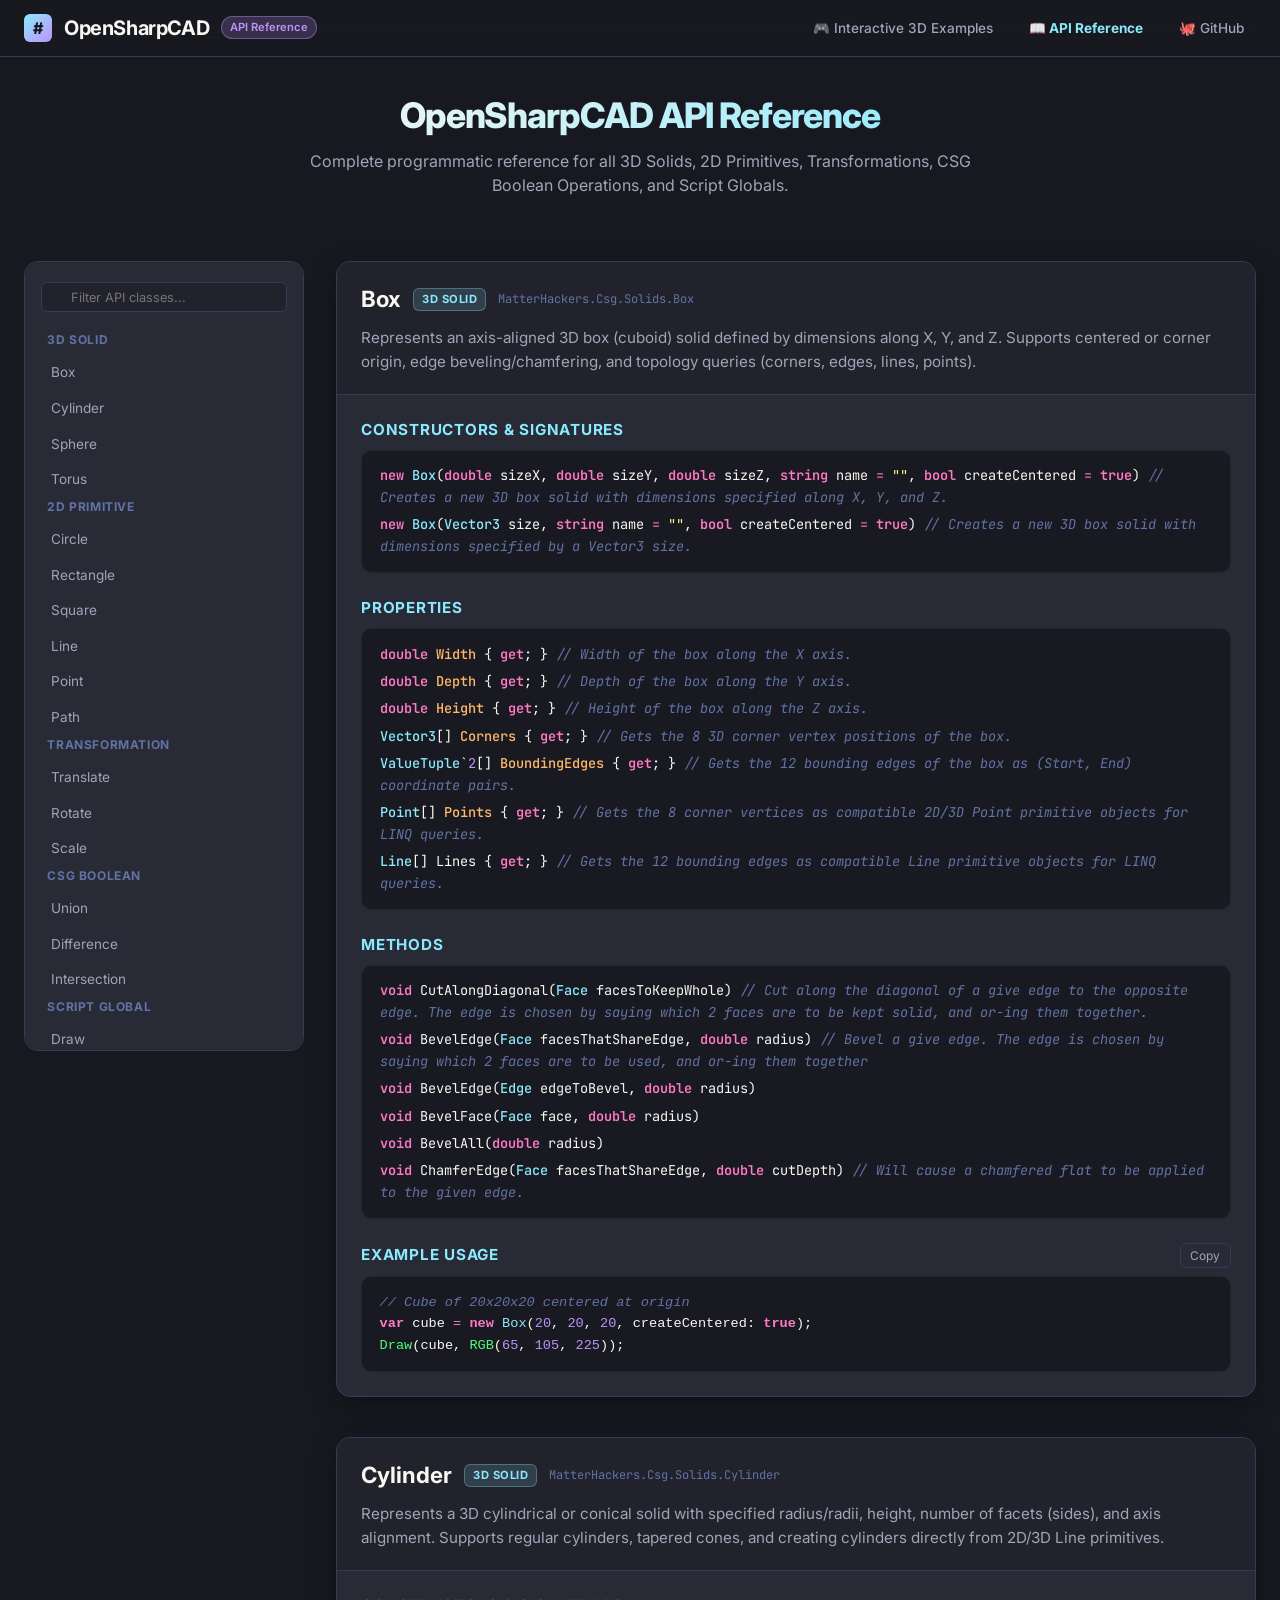
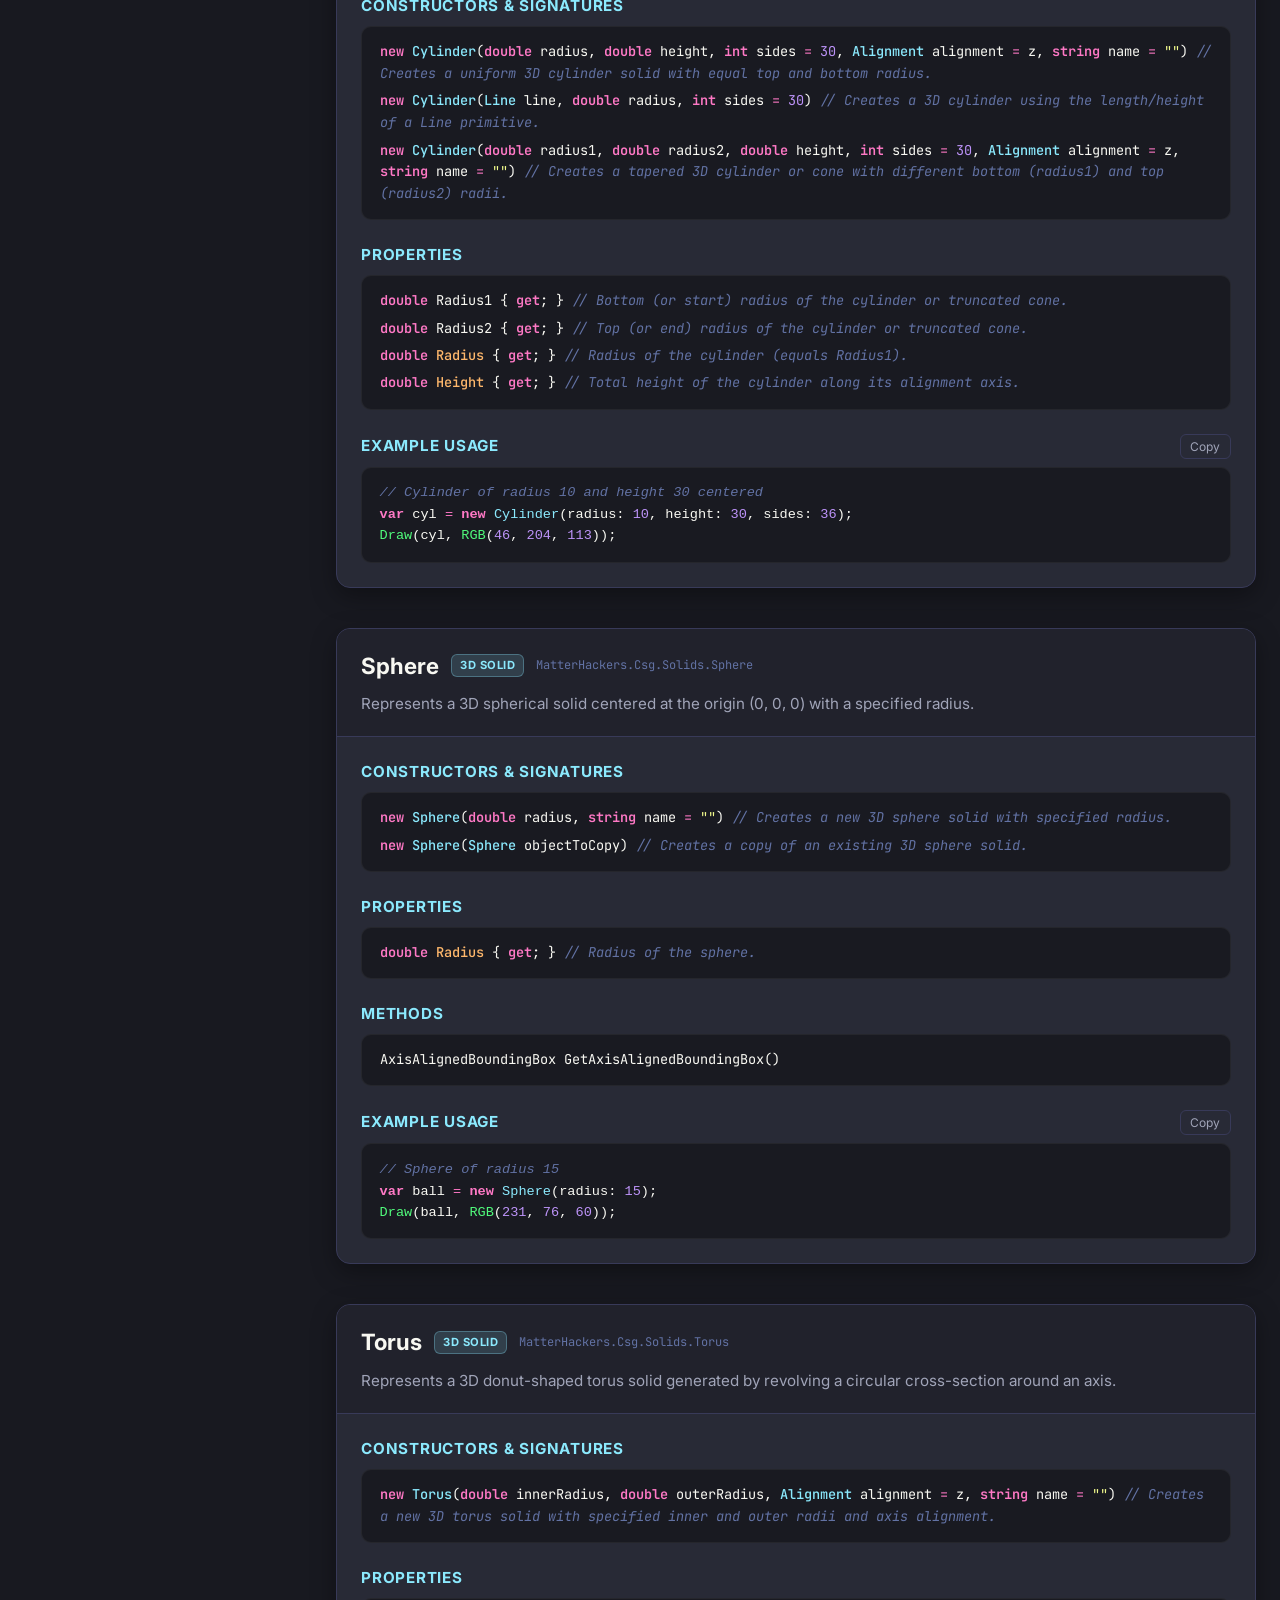
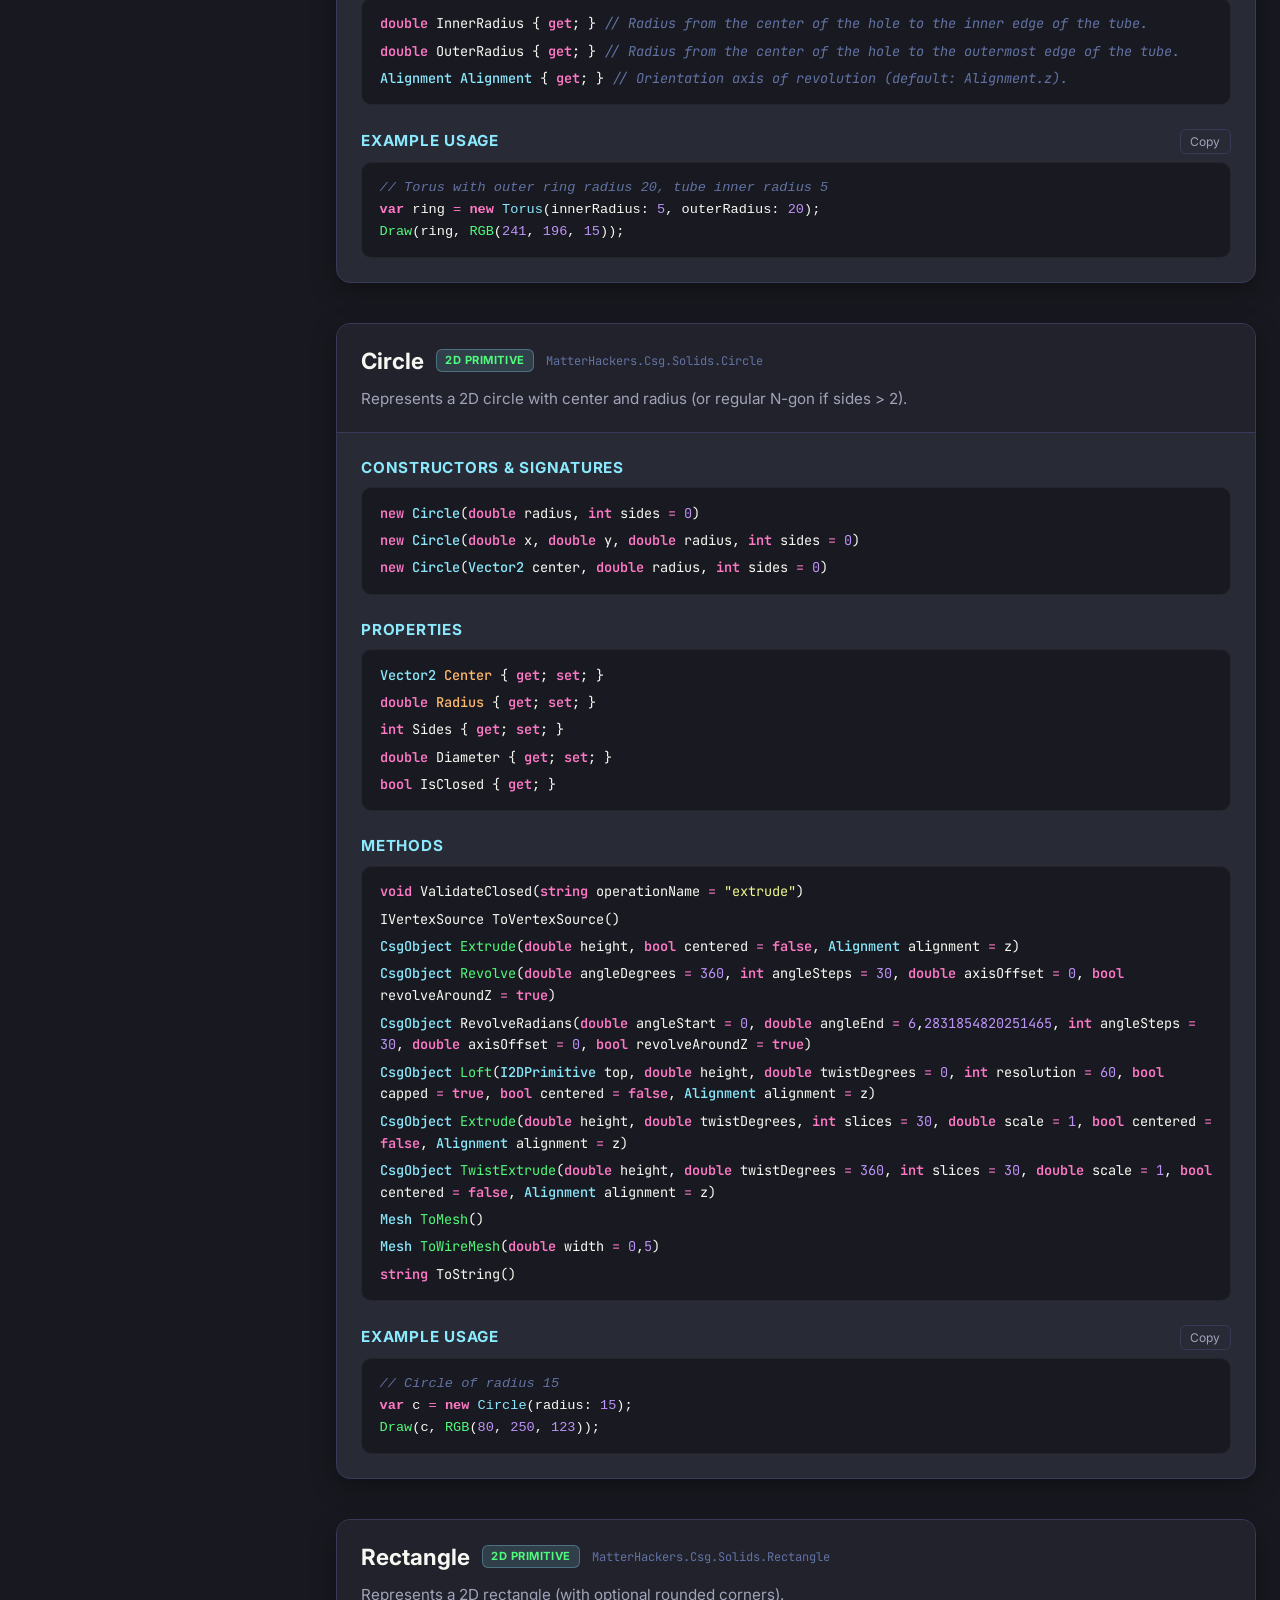
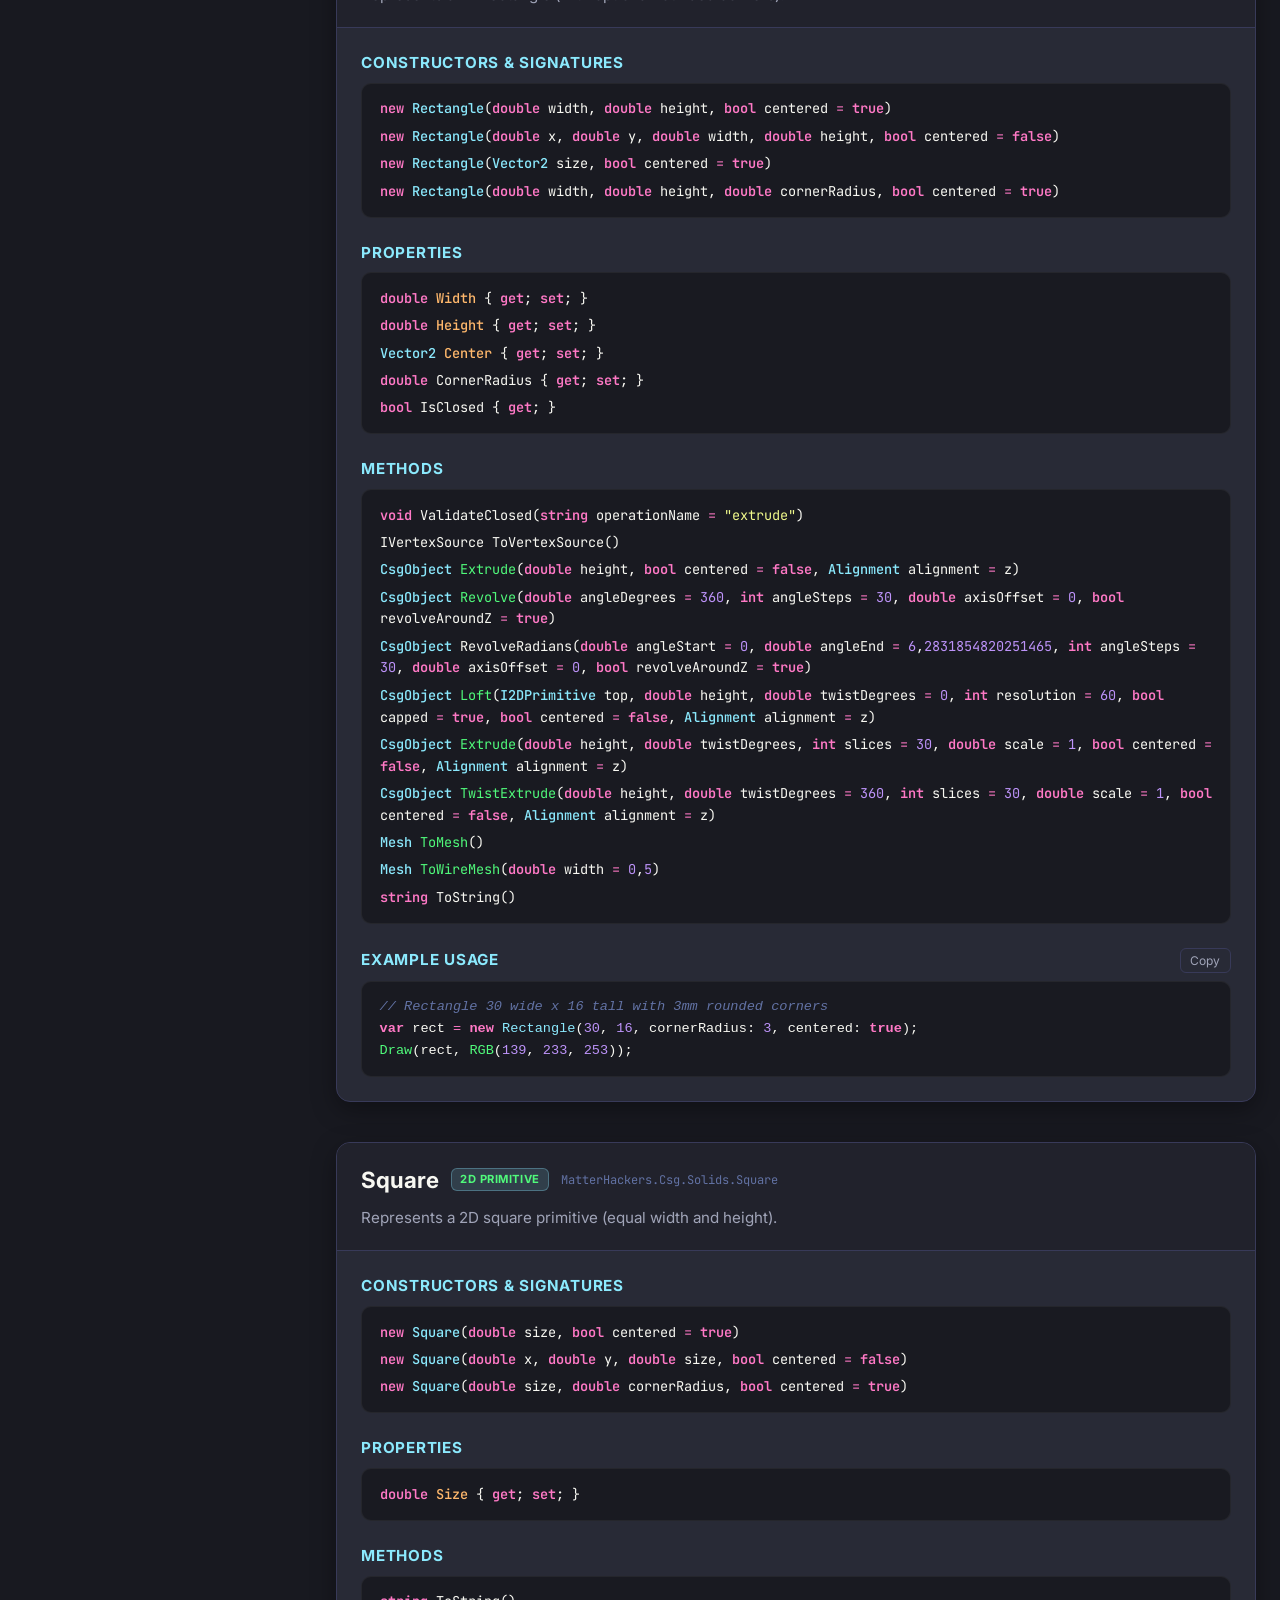
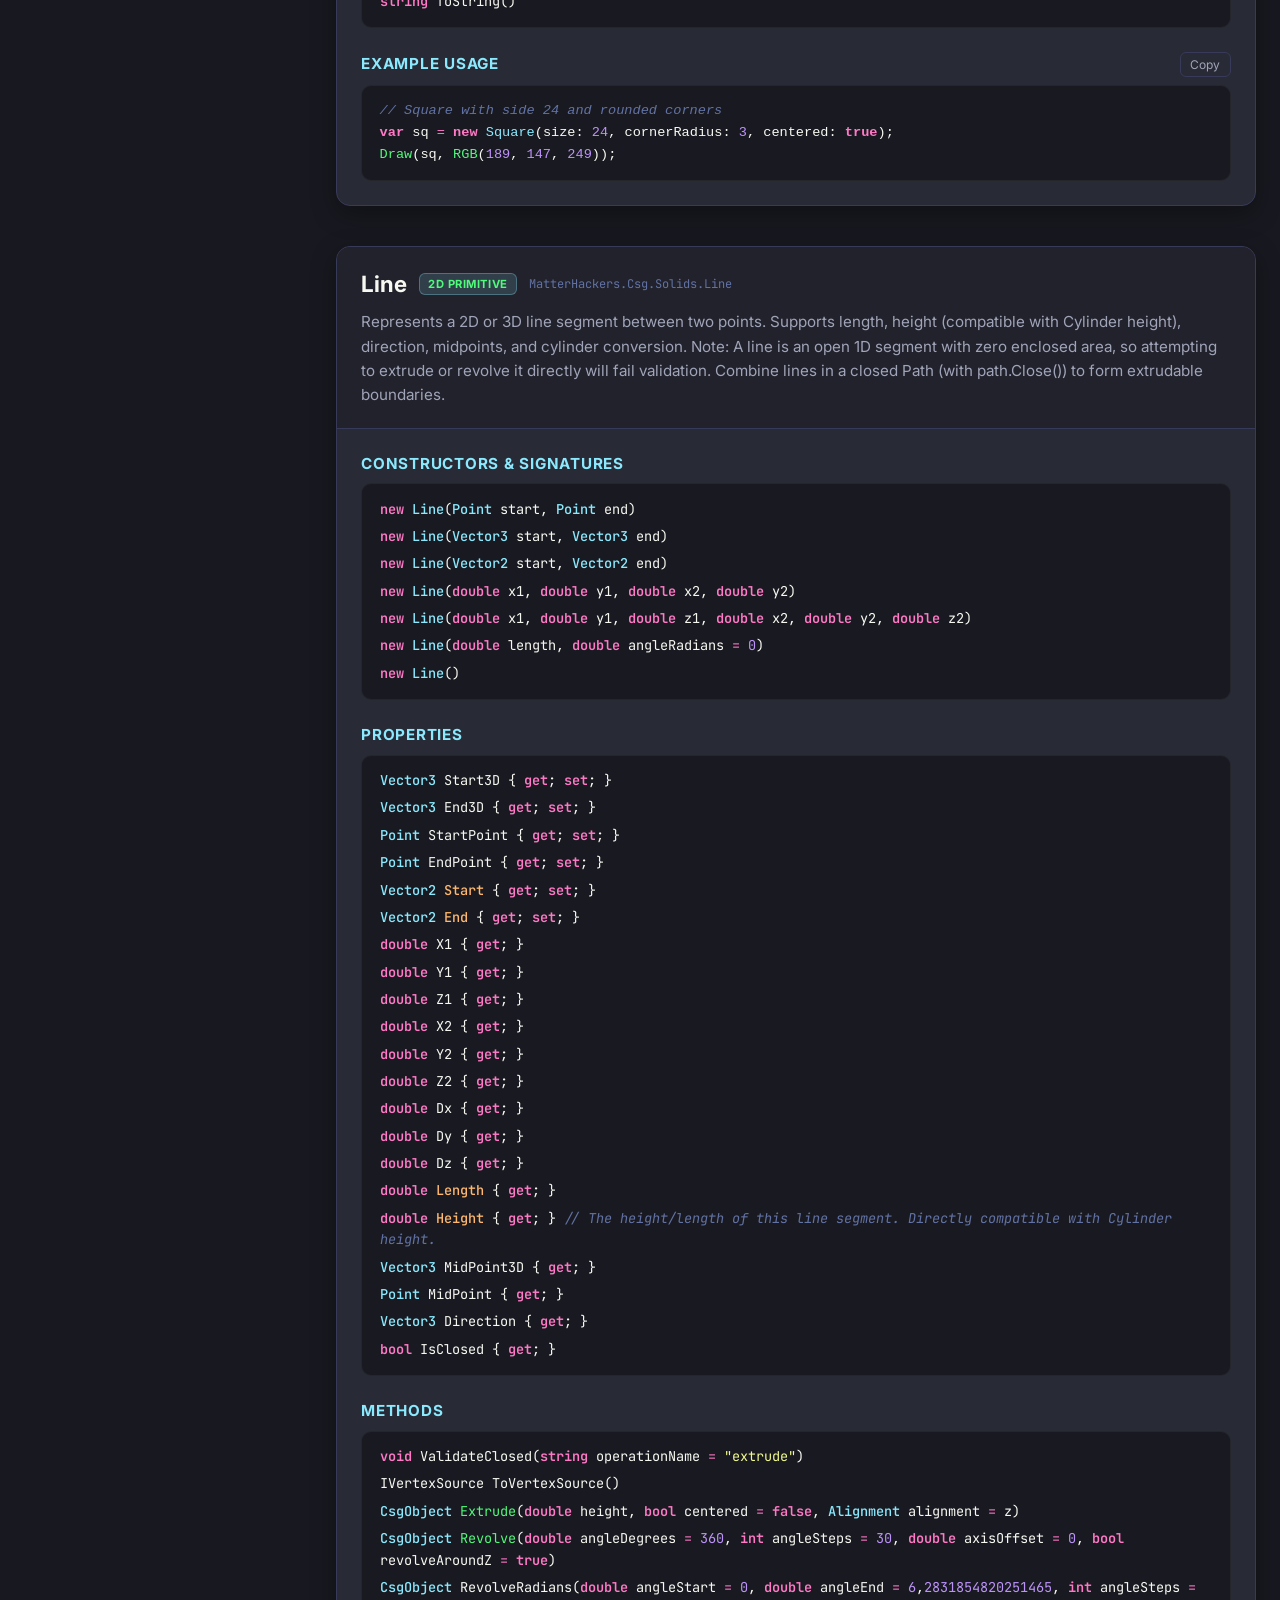
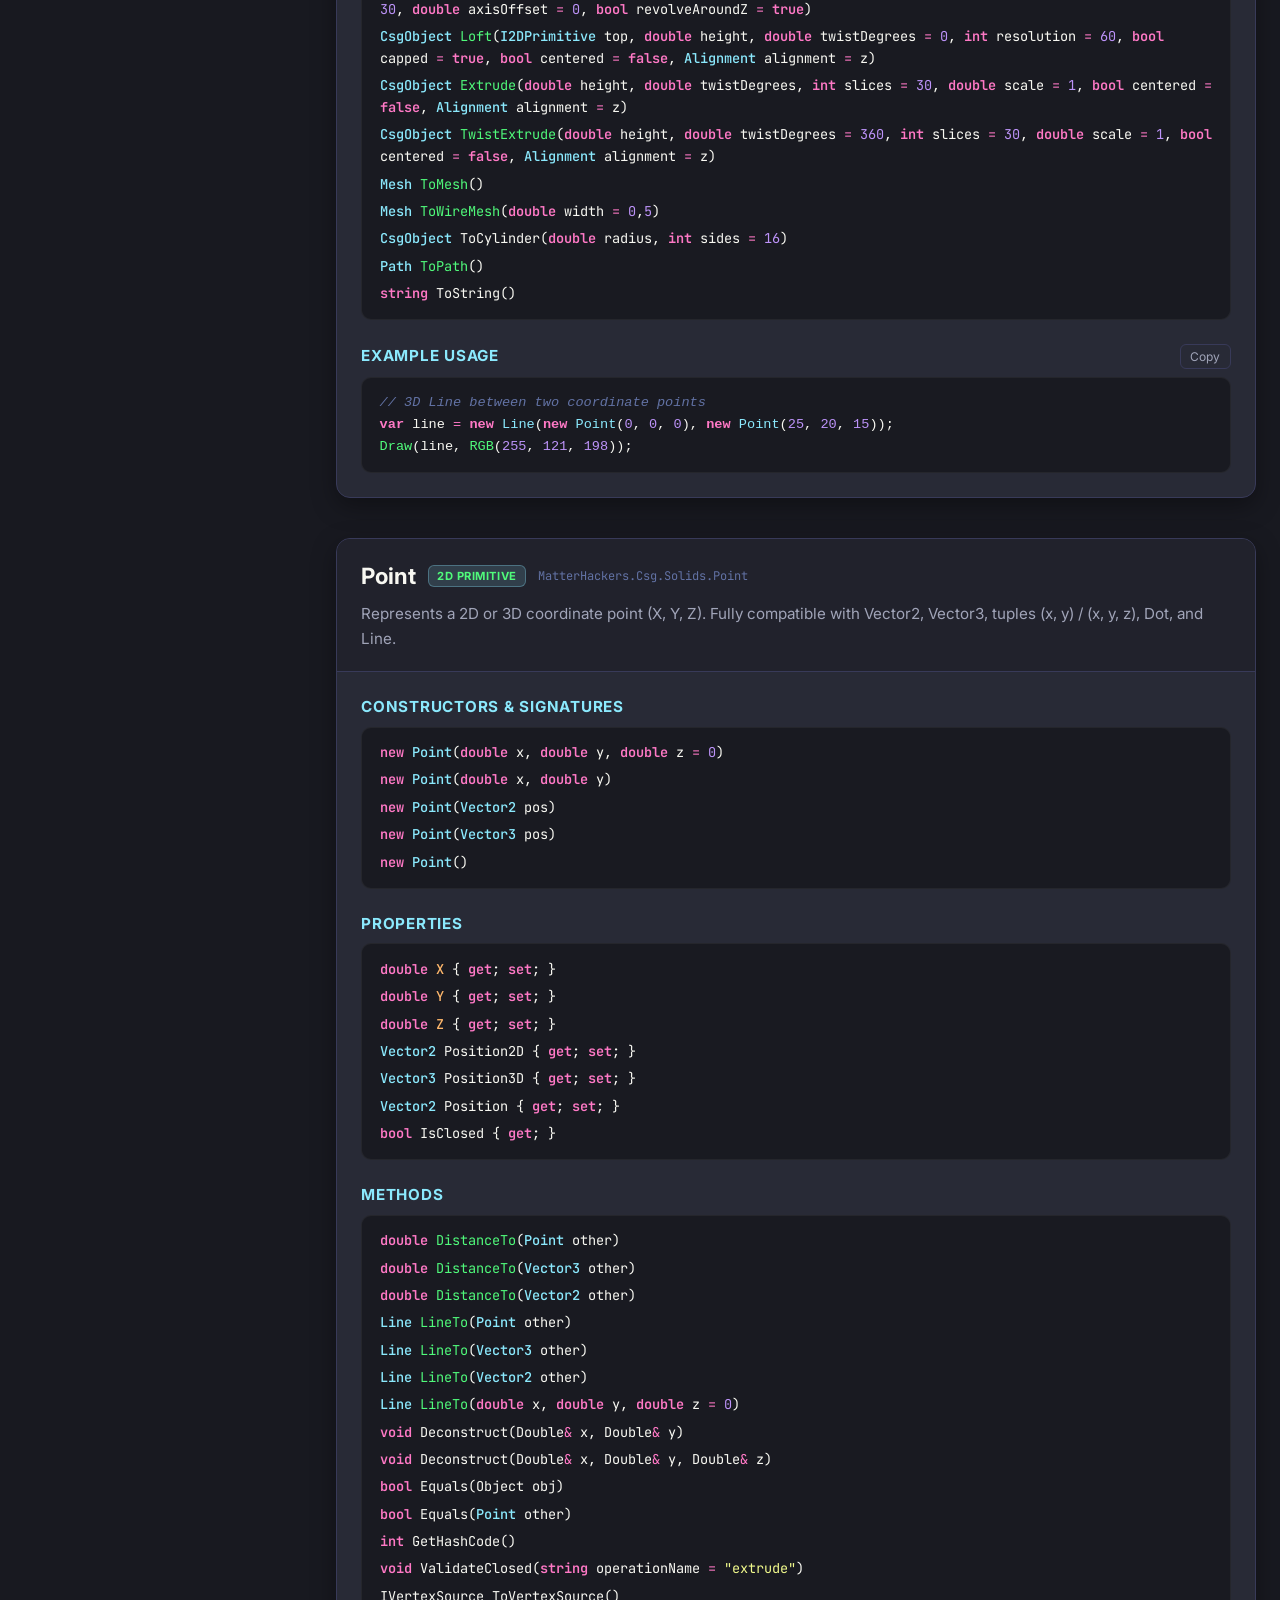
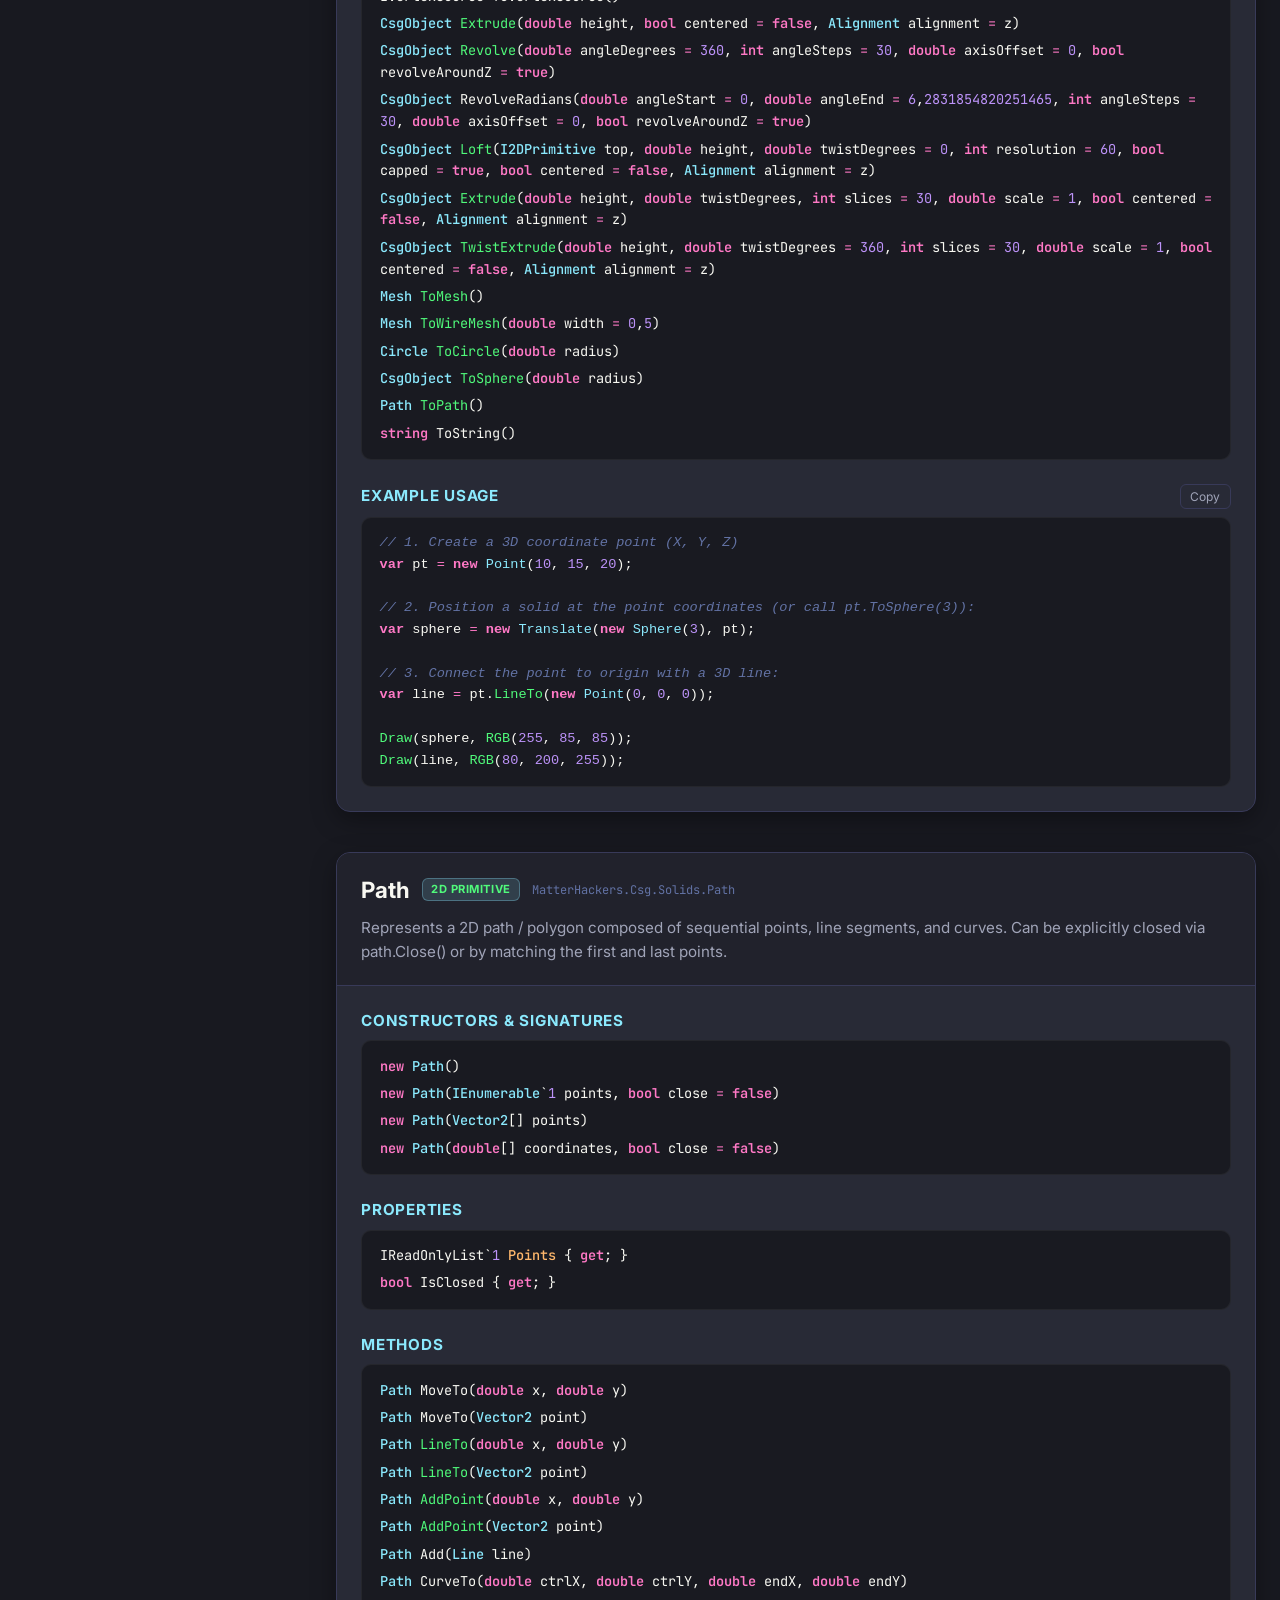
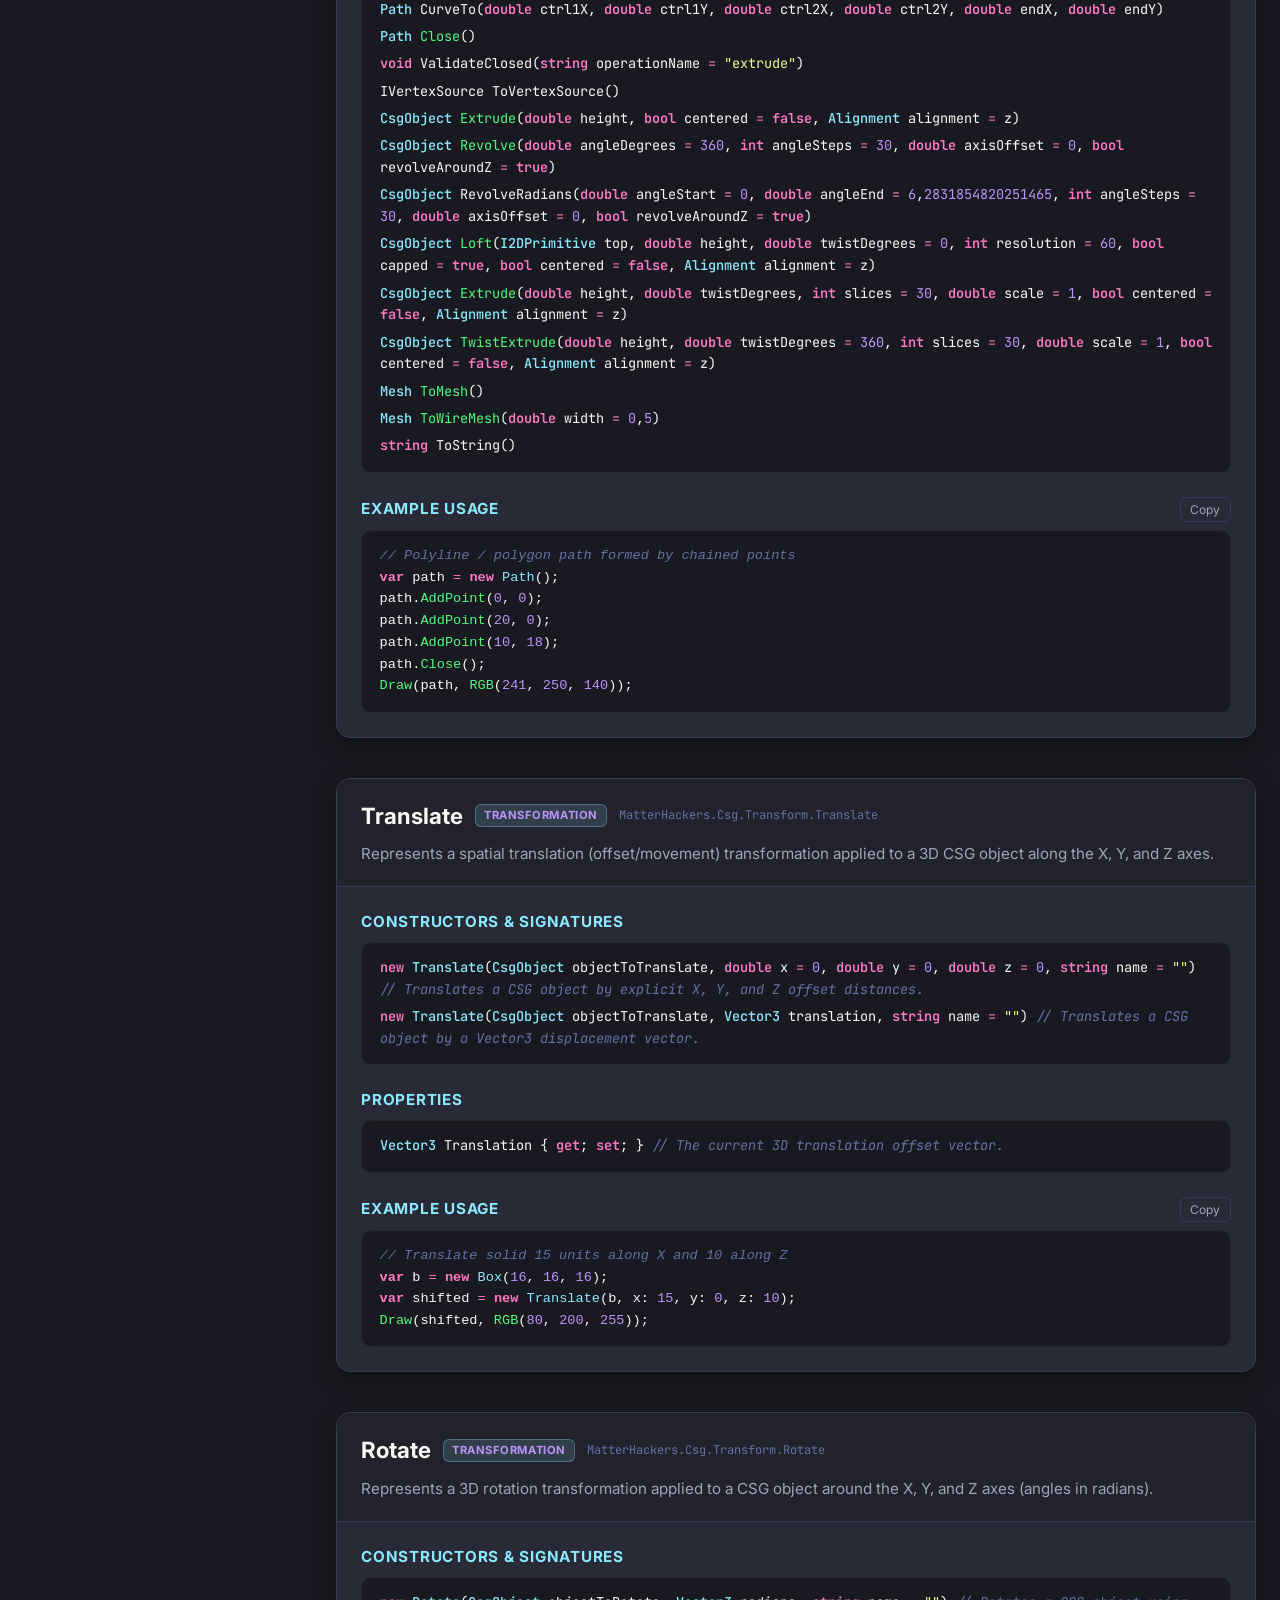
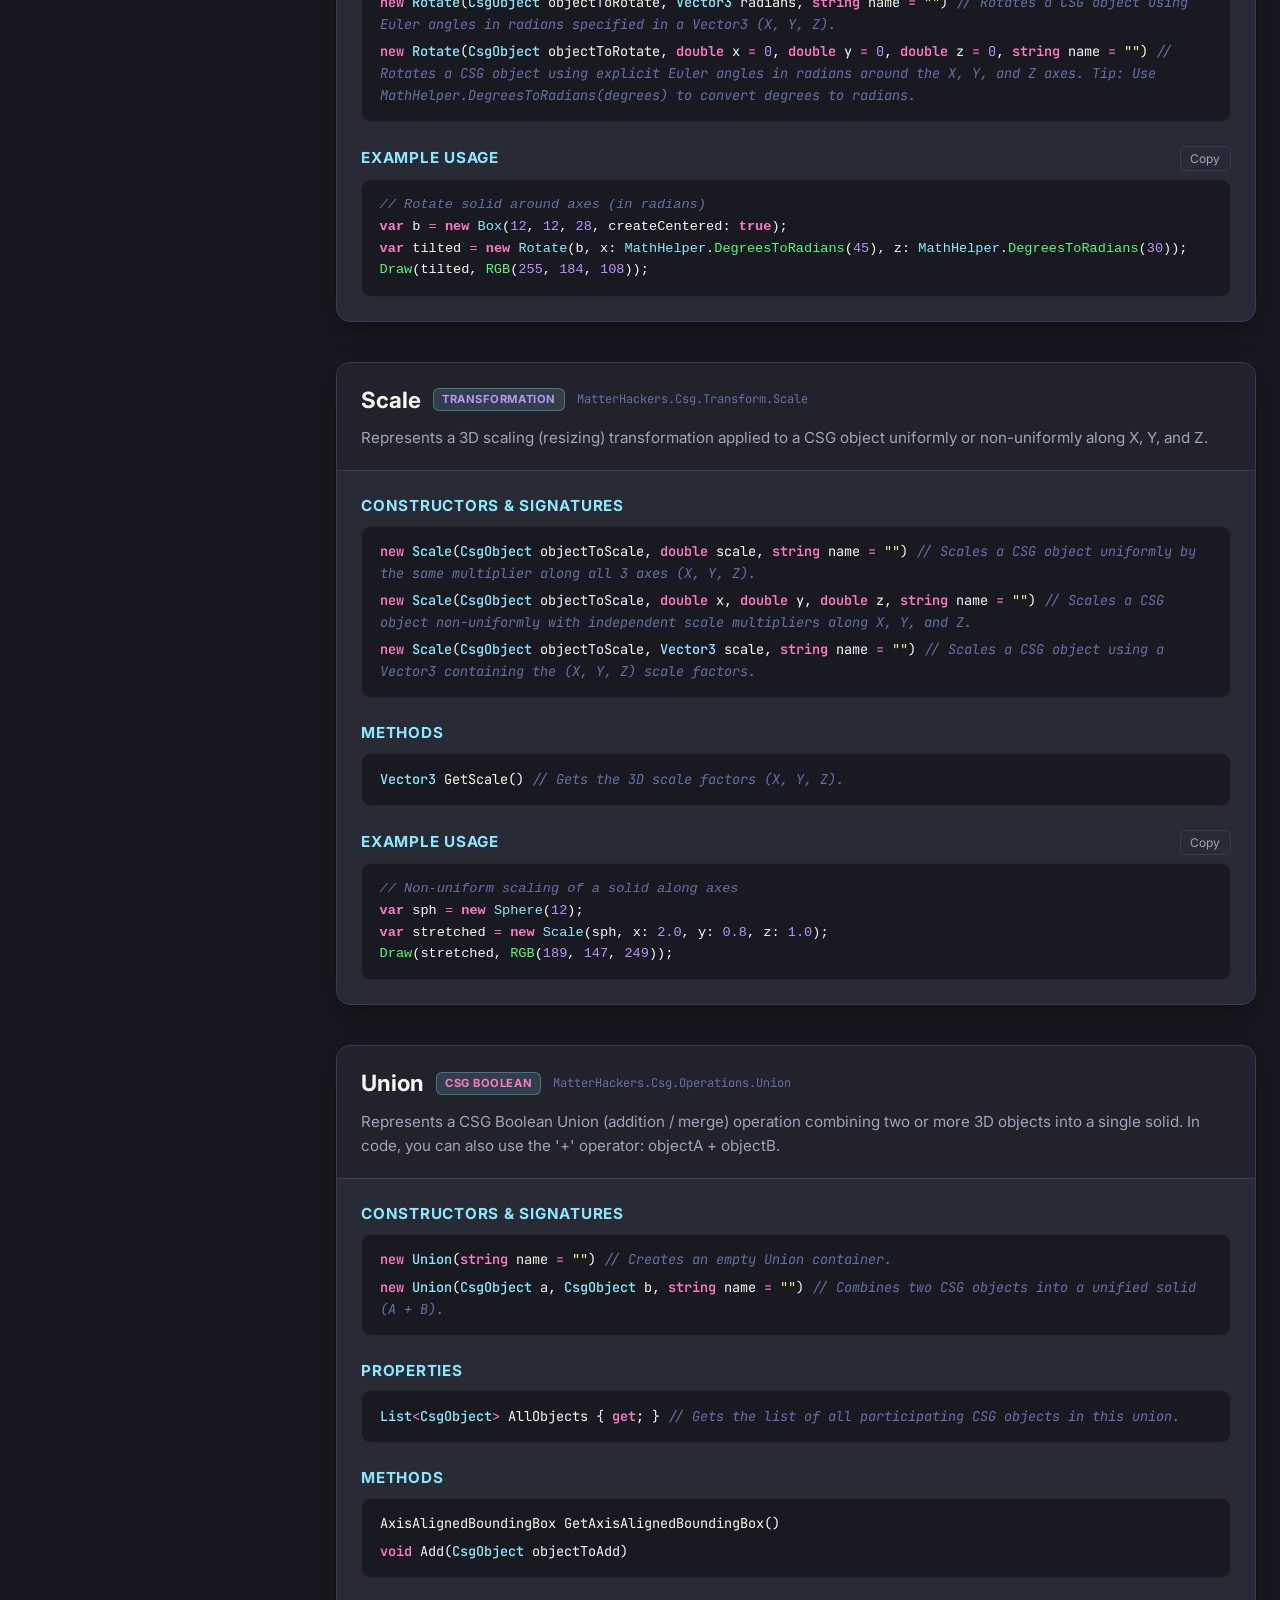
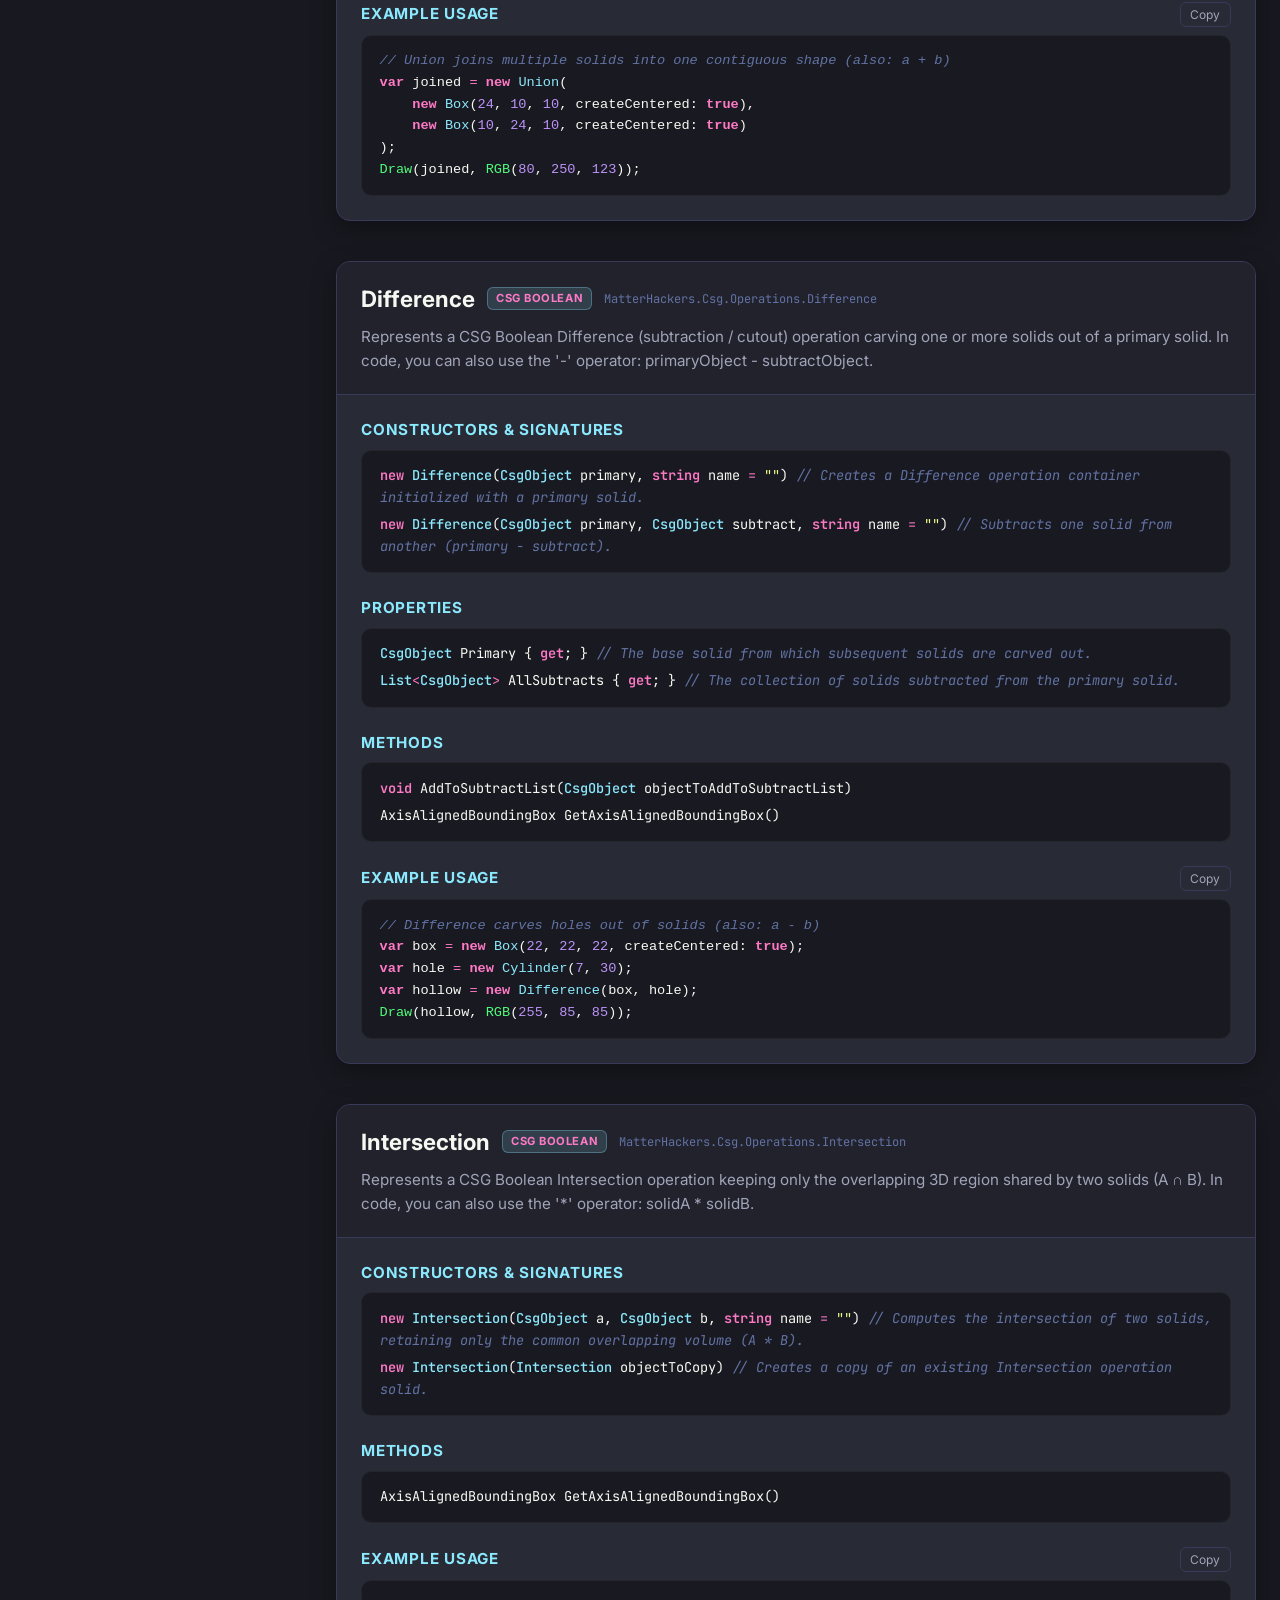
<file: doc/api.html>
﻿<!DOCTYPE html>
<html lang="en">
<head>
  <meta charset="UTF-8">
  <meta name="viewport" content="width=device-width, initial-scale=1.0">
  <title>OpenSharpCAD — API Reference</title>
  <meta name="description" content="Comprehensive API Reference documentation for OpenSharpCAD: 3D Solids, 2D Primitives, Transformations, CSG Booleans, and Script Globals.">
  <link rel="icon" href="data:image/svg+xml,<svg xmlns='http://www.w3.org/2000/svg' viewBox='0 0 100 100'><text y='.9em' font-size='90'>💎</text></svg>">
  <link rel="preconnect" href="https://fonts.googleapis.com">
  <link rel="preconnect" href="https://fonts.gstatic.com" crossorigin>
  <link href="https://fonts.googleapis.com/css2?family=Inter:wght@400;500;600;700;800&family=JetBrains+Mono:wght@400;500;600;700&display=swap" rel="stylesheet">
  <link rel="stylesheet" href="styles.css">
</head>
<body>
  <header class="app-header">
    <div class="header-top">
      <a href="index.html" class="brand">
        <div class="brand-logo">#</div>
        <span class="brand-title">OpenSharpCAD</span>
        <span class="brand-badge">API Reference</span>
      </a>
      <div class="header-actions">
        <a href="index.html" class="nav-link">
          <span>🎮 Interactive 3D Examples</span>
        </a>
        <a href="api.html" class="nav-link" style="color: var(--accent-cyan); font-weight: 700;">
          <span>📖 API Reference</span>
        </a>
        <a href="https://github.com/roboter/OpenSharpCAD" class="nav-link" target="_blank" rel="noopener">
          <span>🐙 GitHub</span>
        </a>
      </div>
    </div>
  </header>
  <section class="hero-section" style="padding: 2rem 1.5rem 1rem;">
    <h1 class="hero-title">OpenSharpCAD API Reference</h1>
    <p class="hero-subtitle">Complete programmatic reference for all 3D Solids, 2D Primitives, Transformations, CSG Boolean Operations, and Script Globals.</p>
  </section>
  <div class="api-layout">
    <aside class="api-sidebar">
      <div class="api-sidebar-search">
        <input type="text" id="api-filter-input" class="api-sidebar-input" placeholder="Filter API classes...">
      </div>
      <nav id="api-nav">
        <div class="api-nav-group">
          <div class="api-nav-group-title">3D Solid</div>
          <a href="#box" class="api-nav-link" data-name="box">
            <span>Box</span>
          </a>
          <a href="#cylinder" class="api-nav-link" data-name="cylinder">
            <span>Cylinder</span>
          </a>
          <a href="#sphere" class="api-nav-link" data-name="sphere">
            <span>Sphere</span>
          </a>
          <a href="#torus" class="api-nav-link" data-name="torus">
            <span>Torus</span>
          </a>
        </div>
        <div class="api-nav-group">
          <div class="api-nav-group-title">2D Primitive</div>
          <a href="#circle" class="api-nav-link" data-name="circle">
            <span>Circle</span>
          </a>
          <a href="#rectangle" class="api-nav-link" data-name="rectangle">
            <span>Rectangle</span>
          </a>
          <a href="#square" class="api-nav-link" data-name="square">
            <span>Square</span>
          </a>
          <a href="#line" class="api-nav-link" data-name="line">
            <span>Line</span>
          </a>
          <a href="#point" class="api-nav-link" data-name="point">
            <span>Point</span>
          </a>
          <a href="#path" class="api-nav-link" data-name="path">
            <span>Path</span>
          </a>
        </div>
        <div class="api-nav-group">
          <div class="api-nav-group-title">Transformation</div>
          <a href="#translate" class="api-nav-link" data-name="translate">
            <span>Translate</span>
          </a>
          <a href="#rotate" class="api-nav-link" data-name="rotate">
            <span>Rotate</span>
          </a>
          <a href="#scale" class="api-nav-link" data-name="scale">
            <span>Scale</span>
          </a>
        </div>
        <div class="api-nav-group">
          <div class="api-nav-group-title">CSG Boolean</div>
          <a href="#union" class="api-nav-link" data-name="union">
            <span>Union</span>
          </a>
          <a href="#difference" class="api-nav-link" data-name="difference">
            <span>Difference</span>
          </a>
          <a href="#intersection" class="api-nav-link" data-name="intersection">
            <span>Intersection</span>
          </a>
        </div>
        <div class="api-nav-group">
          <div class="api-nav-group-title">Script Global</div>
          <a href="#draw" class="api-nav-link" data-name="draw">
            <span>Draw</span>
          </a>
          <a href="#extrude" class="api-nav-link" data-name="extrude">
            <span>Extrude</span>
          </a>
          <a href="#twistextrude" class="api-nav-link" data-name="twistextrude">
            <span>TwistExtrude</span>
          </a>
          <a href="#revolve" class="api-nav-link" data-name="revolve">
            <span>Revolve</span>
          </a>
          <a href="#loft" class="api-nav-link" data-name="loft">
            <span>Loft</span>
          </a>
          <a href="#rgb--rgba--rgbf" class="api-nav-link" data-name="rgb / rgba / rgbf">
            <span>RGB / RGBA / RGBf</span>
          </a>
        </div>
      </nav>
    </aside>
    <main class="api-main-content" id="api-main-content">
      <article class="api-entry-card" id="box" data-name="box">
        <header class="api-entry-header">
          <div class="api-entry-title-row">
            <h2 class="api-entry-title">Box</h2>
            <span class="card-badge" style="background: rgba(139, 233, 253, 0.15); color: var(--accent-cyan); border: 1px solid rgba(139, 233, 253, 0.3);">3D Solid</span>
            <span class="api-entry-namespace">MatterHackers.Csg.Solids.Box</span>
          </div>
          <p class="api-entry-summary">Represents an axis-aligned 3D box (cuboid) solid defined by dimensions along X, Y, and Z. Supports centered or corner origin, edge beveling/chamfering, and topology queries (corners, edges, lines, points).</p>
        </header>
        <div class="api-entry-body">
          <section>
            <h3 class="api-section-heading">Constructors & Signatures</h3>
            <div class="api-code-block">
              <div class="api-code-item"><span class="token-keyword">new</span> <span class="token-type">Box</span>(<span class="token-keyword">double</span> <span class="token-variable">sizeX</span>, <span class="token-keyword">double</span> <span class="token-variable">sizeY</span>, <span class="token-keyword">double</span> <span class="token-variable">sizeZ</span>, <span class="token-keyword">string</span> <span class="token-variable">name</span> <span class="token-operator">=</span> <span class="token-string">&quot;&quot;</span>, <span class="token-keyword">bool</span> <span class="token-variable">createCentered</span> <span class="token-operator">=</span> <span class="token-keyword">true</span>)  <span class="token-comment">// Creates a new 3D box solid with dimensions specified along X, Y, and Z.</span></div>
              <div class="api-code-item"><span class="token-keyword">new</span> <span class="token-type">Box</span>(<span class="token-type">Vector3</span> <span class="token-variable">size</span>, <span class="token-keyword">string</span> <span class="token-variable">name</span> <span class="token-operator">=</span> <span class="token-string">&quot;&quot;</span>, <span class="token-keyword">bool</span> <span class="token-variable">createCentered</span> <span class="token-operator">=</span> <span class="token-keyword">true</span>)  <span class="token-comment">// Creates a new 3D box solid with dimensions specified by a Vector3 size.</span></div>
            </div>
          </section>
          <section>
            <h3 class="api-section-heading">Properties</h3>
            <div class="api-code-block">
              <div class="api-code-item"><span class="token-keyword">double</span> <span class="token-property">Width</span> { <span class="token-keyword">get</span>; }  <span class="token-comment">// Width of the box along the X axis.</span></div>
              <div class="api-code-item"><span class="token-keyword">double</span> <span class="token-property">Depth</span> { <span class="token-keyword">get</span>; }  <span class="token-comment">// Depth of the box along the Y axis.</span></div>
              <div class="api-code-item"><span class="token-keyword">double</span> <span class="token-property">Height</span> { <span class="token-keyword">get</span>; }  <span class="token-comment">// Height of the box along the Z axis.</span></div>
              <div class="api-code-item"><span class="token-type">Vector3</span>[] <span class="token-property">Corners</span> { <span class="token-keyword">get</span>; }  <span class="token-comment">// Gets the 8 3D corner vertex positions of the box.</span></div>
              <div class="api-code-item"><span class="token-type">ValueTuple</span>`<span class="token-number">2</span>[] <span class="token-property">BoundingEdges</span> { <span class="token-keyword">get</span>; }  <span class="token-comment">// Gets the 12 bounding edges of the box as (Start, End) coordinate pairs.</span></div>
              <div class="api-code-item"><span class="token-type">Point</span>[] <span class="token-property">Points</span> { <span class="token-keyword">get</span>; }  <span class="token-comment">// Gets the 8 corner vertices as compatible 2D/3D Point primitive objects for LINQ queries.</span></div>
              <div class="api-code-item"><span class="token-type">Line</span>[] <span class="token-variable">Lines</span> { <span class="token-keyword">get</span>; }  <span class="token-comment">// Gets the 12 bounding edges as compatible Line primitive objects for LINQ queries.</span></div>
            </div>
          </section>
          <section>
            <h3 class="api-section-heading">Methods</h3>
            <div class="api-code-block">
              <div class="api-code-item"><span class="token-keyword">void</span> <span class="token-variable">CutAlongDiagonal</span>(<span class="token-type">Face</span> <span class="token-variable">facesToKeepWhole</span>)  <span class="token-comment">// Cut along the diagonal of a give edge to the opposite edge.  The edge is chosen by saying which 2 faces are to be kept solid, and or-ing them together.</span></div>
              <div class="api-code-item"><span class="token-keyword">void</span> <span class="token-variable">BevelEdge</span>(<span class="token-type">Face</span> <span class="token-variable">facesThatShareEdge</span>, <span class="token-keyword">double</span> <span class="token-variable">radius</span>)  <span class="token-comment">// Bevel a give edge.  The edge is chosen by saying which 2 faces are to be used, and or-ing them together</span></div>
              <div class="api-code-item"><span class="token-keyword">void</span> <span class="token-variable">BevelEdge</span>(<span class="token-type">Edge</span> <span class="token-variable">edgeToBevel</span>, <span class="token-keyword">double</span> <span class="token-variable">radius</span>)</div>
              <div class="api-code-item"><span class="token-keyword">void</span> <span class="token-variable">BevelFace</span>(<span class="token-type">Face</span> <span class="token-variable">face</span>, <span class="token-keyword">double</span> <span class="token-variable">radius</span>)</div>
              <div class="api-code-item"><span class="token-keyword">void</span> <span class="token-variable">BevelAll</span>(<span class="token-keyword">double</span> <span class="token-variable">radius</span>)</div>
              <div class="api-code-item"><span class="token-keyword">void</span> <span class="token-variable">ChamferEdge</span>(<span class="token-type">Face</span> <span class="token-variable">facesThatShareEdge</span>, <span class="token-keyword">double</span> <span class="token-variable">cutDepth</span>)  <span class="token-comment">// Will cause a chamfered flat to be applied to the given edge.</span></div>
            </div>
          </section>
          <section>
            <div style="display: flex; justify-content: space-between; align-items: center; margin-bottom: 0.5rem;">
              <h3 class="api-section-heading" style="margin-bottom: 0;">Example Usage</h3>
              <button class="copy-btn" data-code="%2F%2F%20Cube%20of%2020x20x20%20centered%20at%20origin%0Avar%20cube%20%3D%20new%20Box%2820%2C%2020%2C%2020%2C%20createCentered%3A%20true%29%3B%0ADraw%28cube%2C%20RGB%2865%2C%20105%2C%20225%29%29%3B">
                <span>Copy</span>
              </button>
            </div>
            <div class="api-code-block">
              <pre><code><span class="token-comment">// Cube of 20x20x20 centered at origin</span>
<span class="token-keyword">var</span> <span class="token-variable">cube</span> <span class="token-operator">=</span> <span class="token-keyword">new</span> <span class="token-type">Box</span>(<span class="token-number">20</span>, <span class="token-number">20</span>, <span class="token-number">20</span>, <span class="token-variable">createCentered</span>: <span class="token-keyword">true</span>);
<span class="token-method">Draw</span>(<span class="token-variable">cube</span>, <span class="token-method">RGB</span>(<span class="token-number">65</span>, <span class="token-number">105</span>, <span class="token-number">225</span>));</code></pre>
            </div>
          </section>
        </div>
      </article>
      <article class="api-entry-card" id="cylinder" data-name="cylinder">
        <header class="api-entry-header">
          <div class="api-entry-title-row">
            <h2 class="api-entry-title">Cylinder</h2>
            <span class="card-badge" style="background: rgba(139, 233, 253, 0.15); color: var(--accent-cyan); border: 1px solid rgba(139, 233, 253, 0.3);">3D Solid</span>
            <span class="api-entry-namespace">MatterHackers.Csg.Solids.Cylinder</span>
          </div>
          <p class="api-entry-summary">Represents a 3D cylindrical or conical solid with specified radius/radii, height, number of facets (sides), and axis alignment. Supports regular cylinders, tapered cones, and creating cylinders directly from 2D/3D Line primitives.</p>
        </header>
        <div class="api-entry-body">
          <section>
            <h3 class="api-section-heading">Constructors & Signatures</h3>
            <div class="api-code-block">
              <div class="api-code-item"><span class="token-keyword">new</span> <span class="token-type">Cylinder</span>(<span class="token-keyword">double</span> <span class="token-variable">radius</span>, <span class="token-keyword">double</span> <span class="token-variable">height</span>, <span class="token-keyword">int</span> <span class="token-variable">sides</span> <span class="token-operator">=</span> <span class="token-number">30</span>, <span class="token-type">Alignment</span> <span class="token-variable">alignment</span> <span class="token-operator">=</span> <span class="token-variable">z</span>, <span class="token-keyword">string</span> <span class="token-variable">name</span> <span class="token-operator">=</span> <span class="token-string">&quot;&quot;</span>)  <span class="token-comment">// Creates a uniform 3D cylinder solid with equal top and bottom radius.</span></div>
              <div class="api-code-item"><span class="token-keyword">new</span> <span class="token-type">Cylinder</span>(<span class="token-type">Line</span> <span class="token-variable">line</span>, <span class="token-keyword">double</span> <span class="token-variable">radius</span>, <span class="token-keyword">int</span> <span class="token-variable">sides</span> <span class="token-operator">=</span> <span class="token-number">30</span>)  <span class="token-comment">// Creates a 3D cylinder using the length/height of a Line primitive.</span></div>
              <div class="api-code-item"><span class="token-keyword">new</span> <span class="token-type">Cylinder</span>(<span class="token-keyword">double</span> <span class="token-variable">radius1</span>, <span class="token-keyword">double</span> <span class="token-variable">radius2</span>, <span class="token-keyword">double</span> <span class="token-variable">height</span>, <span class="token-keyword">int</span> <span class="token-variable">sides</span> <span class="token-operator">=</span> <span class="token-number">30</span>, <span class="token-type">Alignment</span> <span class="token-variable">alignment</span> <span class="token-operator">=</span> <span class="token-variable">z</span>, <span class="token-keyword">string</span> <span class="token-variable">name</span> <span class="token-operator">=</span> <span class="token-string">&quot;&quot;</span>)  <span class="token-comment">// Creates a tapered 3D cylinder or cone with different bottom (radius1) and top (radius2) radii.</span></div>
            </div>
          </section>
          <section>
            <h3 class="api-section-heading">Properties</h3>
            <div class="api-code-block">
              <div class="api-code-item"><span class="token-keyword">double</span> <span class="token-variable">Radius1</span> { <span class="token-keyword">get</span>; }  <span class="token-comment">// Bottom (or start) radius of the cylinder or truncated cone.</span></div>
              <div class="api-code-item"><span class="token-keyword">double</span> <span class="token-variable">Radius2</span> { <span class="token-keyword">get</span>; }  <span class="token-comment">// Top (or end) radius of the cylinder or truncated cone.</span></div>
              <div class="api-code-item"><span class="token-keyword">double</span> <span class="token-property">Radius</span> { <span class="token-keyword">get</span>; }  <span class="token-comment">// Radius of the cylinder (equals Radius1).</span></div>
              <div class="api-code-item"><span class="token-keyword">double</span> <span class="token-property">Height</span> { <span class="token-keyword">get</span>; }  <span class="token-comment">// Total height of the cylinder along its alignment axis.</span></div>
            </div>
          </section>
          <section>
            <div style="display: flex; justify-content: space-between; align-items: center; margin-bottom: 0.5rem;">
              <h3 class="api-section-heading" style="margin-bottom: 0;">Example Usage</h3>
              <button class="copy-btn" data-code="%2F%2F%20Cylinder%20of%20radius%2010%20and%20height%2030%20centered%0Avar%20cyl%20%3D%20new%20Cylinder%28radius%3A%2010%2C%20height%3A%2030%2C%20sides%3A%2036%29%3B%0ADraw%28cyl%2C%20RGB%2846%2C%20204%2C%20113%29%29%3B">
                <span>Copy</span>
              </button>
            </div>
            <div class="api-code-block">
              <pre><code><span class="token-comment">// Cylinder of radius 10 and height 30 centered</span>
<span class="token-keyword">var</span> <span class="token-variable">cyl</span> <span class="token-operator">=</span> <span class="token-keyword">new</span> <span class="token-type">Cylinder</span>(<span class="token-variable">radius</span>: <span class="token-number">10</span>, <span class="token-variable">height</span>: <span class="token-number">30</span>, <span class="token-variable">sides</span>: <span class="token-number">36</span>);
<span class="token-method">Draw</span>(<span class="token-variable">cyl</span>, <span class="token-method">RGB</span>(<span class="token-number">46</span>, <span class="token-number">204</span>, <span class="token-number">113</span>));</code></pre>
            </div>
          </section>
        </div>
      </article>
      <article class="api-entry-card" id="sphere" data-name="sphere">
        <header class="api-entry-header">
          <div class="api-entry-title-row">
            <h2 class="api-entry-title">Sphere</h2>
            <span class="card-badge" style="background: rgba(139, 233, 253, 0.15); color: var(--accent-cyan); border: 1px solid rgba(139, 233, 253, 0.3);">3D Solid</span>
            <span class="api-entry-namespace">MatterHackers.Csg.Solids.Sphere</span>
          </div>
          <p class="api-entry-summary">Represents a 3D spherical solid centered at the origin (0, 0, 0) with a specified radius.</p>
        </header>
        <div class="api-entry-body">
          <section>
            <h3 class="api-section-heading">Constructors & Signatures</h3>
            <div class="api-code-block">
              <div class="api-code-item"><span class="token-keyword">new</span> <span class="token-type">Sphere</span>(<span class="token-keyword">double</span> <span class="token-variable">radius</span>, <span class="token-keyword">string</span> <span class="token-variable">name</span> <span class="token-operator">=</span> <span class="token-string">&quot;&quot;</span>)  <span class="token-comment">// Creates a new 3D sphere solid with specified radius.</span></div>
              <div class="api-code-item"><span class="token-keyword">new</span> <span class="token-type">Sphere</span>(<span class="token-type">Sphere</span> <span class="token-variable">objectToCopy</span>)  <span class="token-comment">// Creates a copy of an existing 3D sphere solid.</span></div>
            </div>
          </section>
          <section>
            <h3 class="api-section-heading">Properties</h3>
            <div class="api-code-block">
              <div class="api-code-item"><span class="token-keyword">double</span> <span class="token-property">Radius</span> { <span class="token-keyword">get</span>; }  <span class="token-comment">// Radius of the sphere.</span></div>
            </div>
          </section>
          <section>
            <h3 class="api-section-heading">Methods</h3>
            <div class="api-code-block">
              <div class="api-code-item"><span class="token-variable">AxisAlignedBoundingBox</span> <span class="token-variable">GetAxisAlignedBoundingBox</span>()</div>
            </div>
          </section>
          <section>
            <div style="display: flex; justify-content: space-between; align-items: center; margin-bottom: 0.5rem;">
              <h3 class="api-section-heading" style="margin-bottom: 0;">Example Usage</h3>
              <button class="copy-btn" data-code="%2F%2F%20Sphere%20of%20radius%2015%0Avar%20ball%20%3D%20new%20Sphere%28radius%3A%2015%29%3B%0ADraw%28ball%2C%20RGB%28231%2C%2076%2C%2060%29%29%3B">
                <span>Copy</span>
              </button>
            </div>
            <div class="api-code-block">
              <pre><code><span class="token-comment">// Sphere of radius 15</span>
<span class="token-keyword">var</span> <span class="token-variable">ball</span> <span class="token-operator">=</span> <span class="token-keyword">new</span> <span class="token-type">Sphere</span>(<span class="token-variable">radius</span>: <span class="token-number">15</span>);
<span class="token-method">Draw</span>(<span class="token-variable">ball</span>, <span class="token-method">RGB</span>(<span class="token-number">231</span>, <span class="token-number">76</span>, <span class="token-number">60</span>));</code></pre>
            </div>
          </section>
        </div>
      </article>
      <article class="api-entry-card" id="torus" data-name="torus">
        <header class="api-entry-header">
          <div class="api-entry-title-row">
            <h2 class="api-entry-title">Torus</h2>
            <span class="card-badge" style="background: rgba(139, 233, 253, 0.15); color: var(--accent-cyan); border: 1px solid rgba(139, 233, 253, 0.3);">3D Solid</span>
            <span class="api-entry-namespace">MatterHackers.Csg.Solids.Torus</span>
          </div>
          <p class="api-entry-summary">Represents a 3D donut-shaped torus solid generated by revolving a circular cross-section around an axis.</p>
        </header>
        <div class="api-entry-body">
          <section>
            <h3 class="api-section-heading">Constructors & Signatures</h3>
            <div class="api-code-block">
              <div class="api-code-item"><span class="token-keyword">new</span> <span class="token-type">Torus</span>(<span class="token-keyword">double</span> <span class="token-variable">innerRadius</span>, <span class="token-keyword">double</span> <span class="token-variable">outerRadius</span>, <span class="token-type">Alignment</span> <span class="token-variable">alignment</span> <span class="token-operator">=</span> <span class="token-variable">z</span>, <span class="token-keyword">string</span> <span class="token-variable">name</span> <span class="token-operator">=</span> <span class="token-string">&quot;&quot;</span>)  <span class="token-comment">// Creates a new 3D torus solid with specified inner and outer radii and axis alignment.</span></div>
            </div>
          </section>
          <section>
            <h3 class="api-section-heading">Properties</h3>
            <div class="api-code-block">
              <div class="api-code-item"><span class="token-keyword">double</span> <span class="token-variable">InnerRadius</span> { <span class="token-keyword">get</span>; }  <span class="token-comment">// Radius from the center of the hole to the inner edge of the tube.</span></div>
              <div class="api-code-item"><span class="token-keyword">double</span> <span class="token-variable">OuterRadius</span> { <span class="token-keyword">get</span>; }  <span class="token-comment">// Radius from the center of the hole to the outermost edge of the tube.</span></div>
              <div class="api-code-item"><span class="token-type">Alignment</span> <span class="token-type">Alignment</span> { <span class="token-keyword">get</span>; }  <span class="token-comment">// Orientation axis of revolution (default: Alignment.z).</span></div>
            </div>
          </section>
          <section>
            <div style="display: flex; justify-content: space-between; align-items: center; margin-bottom: 0.5rem;">
              <h3 class="api-section-heading" style="margin-bottom: 0;">Example Usage</h3>
              <button class="copy-btn" data-code="%2F%2F%20Torus%20with%20outer%20ring%20radius%2020%2C%20tube%20inner%20radius%205%0Avar%20ring%20%3D%20new%20Torus%28innerRadius%3A%205%2C%20outerRadius%3A%2020%29%3B%0ADraw%28ring%2C%20RGB%28241%2C%20196%2C%2015%29%29%3B">
                <span>Copy</span>
              </button>
            </div>
            <div class="api-code-block">
              <pre><code><span class="token-comment">// Torus with outer ring radius 20, tube inner radius 5</span>
<span class="token-keyword">var</span> <span class="token-variable">ring</span> <span class="token-operator">=</span> <span class="token-keyword">new</span> <span class="token-type">Torus</span>(<span class="token-variable">innerRadius</span>: <span class="token-number">5</span>, <span class="token-variable">outerRadius</span>: <span class="token-number">20</span>);
<span class="token-method">Draw</span>(<span class="token-variable">ring</span>, <span class="token-method">RGB</span>(<span class="token-number">241</span>, <span class="token-number">196</span>, <span class="token-number">15</span>));</code></pre>
            </div>
          </section>
        </div>
      </article>
      <article class="api-entry-card" id="circle" data-name="circle">
        <header class="api-entry-header">
          <div class="api-entry-title-row">
            <h2 class="api-entry-title">Circle</h2>
            <span class="card-badge" style="background: rgba(139, 233, 253, 0.15); color: var(--accent-green); border: 1px solid rgba(139, 233, 253, 0.3);">2D Primitive</span>
            <span class="api-entry-namespace">MatterHackers.Csg.Solids.Circle</span>
          </div>
          <p class="api-entry-summary">Represents a 2D circle with center and radius (or regular N-gon if sides &gt; 2).</p>
        </header>
        <div class="api-entry-body">
          <section>
            <h3 class="api-section-heading">Constructors & Signatures</h3>
            <div class="api-code-block">
              <div class="api-code-item"><span class="token-keyword">new</span> <span class="token-type">Circle</span>(<span class="token-keyword">double</span> <span class="token-variable">radius</span>, <span class="token-keyword">int</span> <span class="token-variable">sides</span> <span class="token-operator">=</span> <span class="token-number">0</span>)</div>
              <div class="api-code-item"><span class="token-keyword">new</span> <span class="token-type">Circle</span>(<span class="token-keyword">double</span> <span class="token-variable">x</span>, <span class="token-keyword">double</span> <span class="token-variable">y</span>, <span class="token-keyword">double</span> <span class="token-variable">radius</span>, <span class="token-keyword">int</span> <span class="token-variable">sides</span> <span class="token-operator">=</span> <span class="token-number">0</span>)</div>
              <div class="api-code-item"><span class="token-keyword">new</span> <span class="token-type">Circle</span>(<span class="token-type">Vector2</span> <span class="token-variable">center</span>, <span class="token-keyword">double</span> <span class="token-variable">radius</span>, <span class="token-keyword">int</span> <span class="token-variable">sides</span> <span class="token-operator">=</span> <span class="token-number">0</span>)</div>
            </div>
          </section>
          <section>
            <h3 class="api-section-heading">Properties</h3>
            <div class="api-code-block">
              <div class="api-code-item"><span class="token-type">Vector2</span> <span class="token-property">Center</span> { <span class="token-keyword">get</span>; <span class="token-keyword">set</span>; }</div>
              <div class="api-code-item"><span class="token-keyword">double</span> <span class="token-property">Radius</span> { <span class="token-keyword">get</span>; <span class="token-keyword">set</span>; }</div>
              <div class="api-code-item"><span class="token-keyword">int</span> <span class="token-variable">Sides</span> { <span class="token-keyword">get</span>; <span class="token-keyword">set</span>; }</div>
              <div class="api-code-item"><span class="token-keyword">double</span> <span class="token-variable">Diameter</span> { <span class="token-keyword">get</span>; <span class="token-keyword">set</span>; }</div>
              <div class="api-code-item"><span class="token-keyword">bool</span> <span class="token-variable">IsClosed</span> { <span class="token-keyword">get</span>; }</div>
            </div>
          </section>
          <section>
            <h3 class="api-section-heading">Methods</h3>
            <div class="api-code-block">
              <div class="api-code-item"><span class="token-keyword">void</span> <span class="token-variable">ValidateClosed</span>(<span class="token-keyword">string</span> <span class="token-variable">operationName</span> <span class="token-operator">=</span> <span class="token-string">&quot;extrude&quot;</span>)</div>
              <div class="api-code-item"><span class="token-variable">IVertexSource</span> <span class="token-variable">ToVertexSource</span>()</div>
              <div class="api-code-item"><span class="token-type">CsgObject</span> <span class="token-method">Extrude</span>(<span class="token-keyword">double</span> <span class="token-variable">height</span>, <span class="token-keyword">bool</span> <span class="token-variable">centered</span> <span class="token-operator">=</span> <span class="token-keyword">false</span>, <span class="token-type">Alignment</span> <span class="token-variable">alignment</span> <span class="token-operator">=</span> <span class="token-variable">z</span>)</div>
              <div class="api-code-item"><span class="token-type">CsgObject</span> <span class="token-method">Revolve</span>(<span class="token-keyword">double</span> <span class="token-variable">angleDegrees</span> <span class="token-operator">=</span> <span class="token-number">360</span>, <span class="token-keyword">int</span> <span class="token-variable">angleSteps</span> <span class="token-operator">=</span> <span class="token-number">30</span>, <span class="token-keyword">double</span> <span class="token-variable">axisOffset</span> <span class="token-operator">=</span> <span class="token-number">0</span>, <span class="token-keyword">bool</span> <span class="token-variable">revolveAroundZ</span> <span class="token-operator">=</span> <span class="token-keyword">true</span>)</div>
              <div class="api-code-item"><span class="token-type">CsgObject</span> <span class="token-variable">RevolveRadians</span>(<span class="token-keyword">double</span> <span class="token-variable">angleStart</span> <span class="token-operator">=</span> <span class="token-number">0</span>, <span class="token-keyword">double</span> <span class="token-variable">angleEnd</span> <span class="token-operator">=</span> <span class="token-number">6</span>,<span class="token-number">2831854820251465</span>, <span class="token-keyword">int</span> <span class="token-variable">angleSteps</span> <span class="token-operator">=</span> <span class="token-number">30</span>, <span class="token-keyword">double</span> <span class="token-variable">axisOffset</span> <span class="token-operator">=</span> <span class="token-number">0</span>, <span class="token-keyword">bool</span> <span class="token-variable">revolveAroundZ</span> <span class="token-operator">=</span> <span class="token-keyword">true</span>)</div>
              <div class="api-code-item"><span class="token-type">CsgObject</span> <span class="token-method">Loft</span>(<span class="token-type">I2DPrimitive</span> <span class="token-variable">top</span>, <span class="token-keyword">double</span> <span class="token-variable">height</span>, <span class="token-keyword">double</span> <span class="token-variable">twistDegrees</span> <span class="token-operator">=</span> <span class="token-number">0</span>, <span class="token-keyword">int</span> <span class="token-variable">resolution</span> <span class="token-operator">=</span> <span class="token-number">60</span>, <span class="token-keyword">bool</span> <span class="token-variable">capped</span> <span class="token-operator">=</span> <span class="token-keyword">true</span>, <span class="token-keyword">bool</span> <span class="token-variable">centered</span> <span class="token-operator">=</span> <span class="token-keyword">false</span>, <span class="token-type">Alignment</span> <span class="token-variable">alignment</span> <span class="token-operator">=</span> <span class="token-variable">z</span>)</div>
              <div class="api-code-item"><span class="token-type">CsgObject</span> <span class="token-method">Extrude</span>(<span class="token-keyword">double</span> <span class="token-variable">height</span>, <span class="token-keyword">double</span> <span class="token-variable">twistDegrees</span>, <span class="token-keyword">int</span> <span class="token-variable">slices</span> <span class="token-operator">=</span> <span class="token-number">30</span>, <span class="token-keyword">double</span> <span class="token-variable">scale</span> <span class="token-operator">=</span> <span class="token-number">1</span>, <span class="token-keyword">bool</span> <span class="token-variable">centered</span> <span class="token-operator">=</span> <span class="token-keyword">false</span>, <span class="token-type">Alignment</span> <span class="token-variable">alignment</span> <span class="token-operator">=</span> <span class="token-variable">z</span>)</div>
              <div class="api-code-item"><span class="token-type">CsgObject</span> <span class="token-method">TwistExtrude</span>(<span class="token-keyword">double</span> <span class="token-variable">height</span>, <span class="token-keyword">double</span> <span class="token-variable">twistDegrees</span> <span class="token-operator">=</span> <span class="token-number">360</span>, <span class="token-keyword">int</span> <span class="token-variable">slices</span> <span class="token-operator">=</span> <span class="token-number">30</span>, <span class="token-keyword">double</span> <span class="token-variable">scale</span> <span class="token-operator">=</span> <span class="token-number">1</span>, <span class="token-keyword">bool</span> <span class="token-variable">centered</span> <span class="token-operator">=</span> <span class="token-keyword">false</span>, <span class="token-type">Alignment</span> <span class="token-variable">alignment</span> <span class="token-operator">=</span> <span class="token-variable">z</span>)</div>
              <div class="api-code-item"><span class="token-type">Mesh</span> <span class="token-method">ToMesh</span>()</div>
              <div class="api-code-item"><span class="token-type">Mesh</span> <span class="token-method">ToWireMesh</span>(<span class="token-keyword">double</span> <span class="token-variable">width</span> <span class="token-operator">=</span> <span class="token-number">0</span>,<span class="token-number">5</span>)</div>
              <div class="api-code-item"><span class="token-keyword">string</span> <span class="token-variable">ToString</span>()</div>
            </div>
          </section>
          <section>
            <div style="display: flex; justify-content: space-between; align-items: center; margin-bottom: 0.5rem;">
              <h3 class="api-section-heading" style="margin-bottom: 0;">Example Usage</h3>
              <button class="copy-btn" data-code="%2F%2F%20Circle%20of%20radius%2015%0Avar%20c%20%3D%20new%20Circle%28radius%3A%2015%29%3B%0ADraw%28c%2C%20RGB%2880%2C%20250%2C%20123%29%29%3B">
                <span>Copy</span>
              </button>
            </div>
            <div class="api-code-block">
              <pre><code><span class="token-comment">// Circle of radius 15</span>
<span class="token-keyword">var</span> <span class="token-variable">c</span> <span class="token-operator">=</span> <span class="token-keyword">new</span> <span class="token-type">Circle</span>(<span class="token-variable">radius</span>: <span class="token-number">15</span>);
<span class="token-method">Draw</span>(<span class="token-variable">c</span>, <span class="token-method">RGB</span>(<span class="token-number">80</span>, <span class="token-number">250</span>, <span class="token-number">123</span>));</code></pre>
            </div>
          </section>
        </div>
      </article>
      <article class="api-entry-card" id="rectangle" data-name="rectangle">
        <header class="api-entry-header">
          <div class="api-entry-title-row">
            <h2 class="api-entry-title">Rectangle</h2>
            <span class="card-badge" style="background: rgba(139, 233, 253, 0.15); color: var(--accent-green); border: 1px solid rgba(139, 233, 253, 0.3);">2D Primitive</span>
            <span class="api-entry-namespace">MatterHackers.Csg.Solids.Rectangle</span>
          </div>
          <p class="api-entry-summary">Represents a 2D rectangle (with optional rounded corners).</p>
        </header>
        <div class="api-entry-body">
          <section>
            <h3 class="api-section-heading">Constructors & Signatures</h3>
            <div class="api-code-block">
              <div class="api-code-item"><span class="token-keyword">new</span> <span class="token-type">Rectangle</span>(<span class="token-keyword">double</span> <span class="token-variable">width</span>, <span class="token-keyword">double</span> <span class="token-variable">height</span>, <span class="token-keyword">bool</span> <span class="token-variable">centered</span> <span class="token-operator">=</span> <span class="token-keyword">true</span>)</div>
              <div class="api-code-item"><span class="token-keyword">new</span> <span class="token-type">Rectangle</span>(<span class="token-keyword">double</span> <span class="token-variable">x</span>, <span class="token-keyword">double</span> <span class="token-variable">y</span>, <span class="token-keyword">double</span> <span class="token-variable">width</span>, <span class="token-keyword">double</span> <span class="token-variable">height</span>, <span class="token-keyword">bool</span> <span class="token-variable">centered</span> <span class="token-operator">=</span> <span class="token-keyword">false</span>)</div>
              <div class="api-code-item"><span class="token-keyword">new</span> <span class="token-type">Rectangle</span>(<span class="token-type">Vector2</span> <span class="token-variable">size</span>, <span class="token-keyword">bool</span> <span class="token-variable">centered</span> <span class="token-operator">=</span> <span class="token-keyword">true</span>)</div>
              <div class="api-code-item"><span class="token-keyword">new</span> <span class="token-type">Rectangle</span>(<span class="token-keyword">double</span> <span class="token-variable">width</span>, <span class="token-keyword">double</span> <span class="token-variable">height</span>, <span class="token-keyword">double</span> <span class="token-variable">cornerRadius</span>, <span class="token-keyword">bool</span> <span class="token-variable">centered</span> <span class="token-operator">=</span> <span class="token-keyword">true</span>)</div>
            </div>
          </section>
          <section>
            <h3 class="api-section-heading">Properties</h3>
            <div class="api-code-block">
              <div class="api-code-item"><span class="token-keyword">double</span> <span class="token-property">Width</span> { <span class="token-keyword">get</span>; <span class="token-keyword">set</span>; }</div>
              <div class="api-code-item"><span class="token-keyword">double</span> <span class="token-property">Height</span> { <span class="token-keyword">get</span>; <span class="token-keyword">set</span>; }</div>
              <div class="api-code-item"><span class="token-type">Vector2</span> <span class="token-property">Center</span> { <span class="token-keyword">get</span>; <span class="token-keyword">set</span>; }</div>
              <div class="api-code-item"><span class="token-keyword">double</span> <span class="token-variable">CornerRadius</span> { <span class="token-keyword">get</span>; <span class="token-keyword">set</span>; }</div>
              <div class="api-code-item"><span class="token-keyword">bool</span> <span class="token-variable">IsClosed</span> { <span class="token-keyword">get</span>; }</div>
            </div>
          </section>
          <section>
            <h3 class="api-section-heading">Methods</h3>
            <div class="api-code-block">
              <div class="api-code-item"><span class="token-keyword">void</span> <span class="token-variable">ValidateClosed</span>(<span class="token-keyword">string</span> <span class="token-variable">operationName</span> <span class="token-operator">=</span> <span class="token-string">&quot;extrude&quot;</span>)</div>
              <div class="api-code-item"><span class="token-variable">IVertexSource</span> <span class="token-variable">ToVertexSource</span>()</div>
              <div class="api-code-item"><span class="token-type">CsgObject</span> <span class="token-method">Extrude</span>(<span class="token-keyword">double</span> <span class="token-variable">height</span>, <span class="token-keyword">bool</span> <span class="token-variable">centered</span> <span class="token-operator">=</span> <span class="token-keyword">false</span>, <span class="token-type">Alignment</span> <span class="token-variable">alignment</span> <span class="token-operator">=</span> <span class="token-variable">z</span>)</div>
              <div class="api-code-item"><span class="token-type">CsgObject</span> <span class="token-method">Revolve</span>(<span class="token-keyword">double</span> <span class="token-variable">angleDegrees</span> <span class="token-operator">=</span> <span class="token-number">360</span>, <span class="token-keyword">int</span> <span class="token-variable">angleSteps</span> <span class="token-operator">=</span> <span class="token-number">30</span>, <span class="token-keyword">double</span> <span class="token-variable">axisOffset</span> <span class="token-operator">=</span> <span class="token-number">0</span>, <span class="token-keyword">bool</span> <span class="token-variable">revolveAroundZ</span> <span class="token-operator">=</span> <span class="token-keyword">true</span>)</div>
              <div class="api-code-item"><span class="token-type">CsgObject</span> <span class="token-variable">RevolveRadians</span>(<span class="token-keyword">double</span> <span class="token-variable">angleStart</span> <span class="token-operator">=</span> <span class="token-number">0</span>, <span class="token-keyword">double</span> <span class="token-variable">angleEnd</span> <span class="token-operator">=</span> <span class="token-number">6</span>,<span class="token-number">2831854820251465</span>, <span class="token-keyword">int</span> <span class="token-variable">angleSteps</span> <span class="token-operator">=</span> <span class="token-number">30</span>, <span class="token-keyword">double</span> <span class="token-variable">axisOffset</span> <span class="token-operator">=</span> <span class="token-number">0</span>, <span class="token-keyword">bool</span> <span class="token-variable">revolveAroundZ</span> <span class="token-operator">=</span> <span class="token-keyword">true</span>)</div>
              <div class="api-code-item"><span class="token-type">CsgObject</span> <span class="token-method">Loft</span>(<span class="token-type">I2DPrimitive</span> <span class="token-variable">top</span>, <span class="token-keyword">double</span> <span class="token-variable">height</span>, <span class="token-keyword">double</span> <span class="token-variable">twistDegrees</span> <span class="token-operator">=</span> <span class="token-number">0</span>, <span class="token-keyword">int</span> <span class="token-variable">resolution</span> <span class="token-operator">=</span> <span class="token-number">60</span>, <span class="token-keyword">bool</span> <span class="token-variable">capped</span> <span class="token-operator">=</span> <span class="token-keyword">true</span>, <span class="token-keyword">bool</span> <span class="token-variable">centered</span> <span class="token-operator">=</span> <span class="token-keyword">false</span>, <span class="token-type">Alignment</span> <span class="token-variable">alignment</span> <span class="token-operator">=</span> <span class="token-variable">z</span>)</div>
              <div class="api-code-item"><span class="token-type">CsgObject</span> <span class="token-method">Extrude</span>(<span class="token-keyword">double</span> <span class="token-variable">height</span>, <span class="token-keyword">double</span> <span class="token-variable">twistDegrees</span>, <span class="token-keyword">int</span> <span class="token-variable">slices</span> <span class="token-operator">=</span> <span class="token-number">30</span>, <span class="token-keyword">double</span> <span class="token-variable">scale</span> <span class="token-operator">=</span> <span class="token-number">1</span>, <span class="token-keyword">bool</span> <span class="token-variable">centered</span> <span class="token-operator">=</span> <span class="token-keyword">false</span>, <span class="token-type">Alignment</span> <span class="token-variable">alignment</span> <span class="token-operator">=</span> <span class="token-variable">z</span>)</div>
              <div class="api-code-item"><span class="token-type">CsgObject</span> <span class="token-method">TwistExtrude</span>(<span class="token-keyword">double</span> <span class="token-variable">height</span>, <span class="token-keyword">double</span> <span class="token-variable">twistDegrees</span> <span class="token-operator">=</span> <span class="token-number">360</span>, <span class="token-keyword">int</span> <span class="token-variable">slices</span> <span class="token-operator">=</span> <span class="token-number">30</span>, <span class="token-keyword">double</span> <span class="token-variable">scale</span> <span class="token-operator">=</span> <span class="token-number">1</span>, <span class="token-keyword">bool</span> <span class="token-variable">centered</span> <span class="token-operator">=</span> <span class="token-keyword">false</span>, <span class="token-type">Alignment</span> <span class="token-variable">alignment</span> <span class="token-operator">=</span> <span class="token-variable">z</span>)</div>
              <div class="api-code-item"><span class="token-type">Mesh</span> <span class="token-method">ToMesh</span>()</div>
              <div class="api-code-item"><span class="token-type">Mesh</span> <span class="token-method">ToWireMesh</span>(<span class="token-keyword">double</span> <span class="token-variable">width</span> <span class="token-operator">=</span> <span class="token-number">0</span>,<span class="token-number">5</span>)</div>
              <div class="api-code-item"><span class="token-keyword">string</span> <span class="token-variable">ToString</span>()</div>
            </div>
          </section>
          <section>
            <div style="display: flex; justify-content: space-between; align-items: center; margin-bottom: 0.5rem;">
              <h3 class="api-section-heading" style="margin-bottom: 0;">Example Usage</h3>
              <button class="copy-btn" data-code="%2F%2F%20Rectangle%2030%20wide%20x%2016%20tall%20with%203mm%20rounded%20corners%0Avar%20rect%20%3D%20new%20Rectangle%2830%2C%2016%2C%20cornerRadius%3A%203%2C%20centered%3A%20true%29%3B%0ADraw%28rect%2C%20RGB%28139%2C%20233%2C%20253%29%29%3B">
                <span>Copy</span>
              </button>
            </div>
            <div class="api-code-block">
              <pre><code><span class="token-comment">// Rectangle 30 wide x 16 tall with 3mm rounded corners</span>
<span class="token-keyword">var</span> <span class="token-variable">rect</span> <span class="token-operator">=</span> <span class="token-keyword">new</span> <span class="token-type">Rectangle</span>(<span class="token-number">30</span>, <span class="token-number">16</span>, <span class="token-variable">cornerRadius</span>: <span class="token-number">3</span>, <span class="token-variable">centered</span>: <span class="token-keyword">true</span>);
<span class="token-method">Draw</span>(<span class="token-variable">rect</span>, <span class="token-method">RGB</span>(<span class="token-number">139</span>, <span class="token-number">233</span>, <span class="token-number">253</span>));</code></pre>
            </div>
          </section>
        </div>
      </article>
      <article class="api-entry-card" id="square" data-name="square">
        <header class="api-entry-header">
          <div class="api-entry-title-row">
            <h2 class="api-entry-title">Square</h2>
            <span class="card-badge" style="background: rgba(139, 233, 253, 0.15); color: var(--accent-green); border: 1px solid rgba(139, 233, 253, 0.3);">2D Primitive</span>
            <span class="api-entry-namespace">MatterHackers.Csg.Solids.Square</span>
          </div>
          <p class="api-entry-summary">Represents a 2D square primitive (equal width and height).</p>
        </header>
        <div class="api-entry-body">
          <section>
            <h3 class="api-section-heading">Constructors & Signatures</h3>
            <div class="api-code-block">
              <div class="api-code-item"><span class="token-keyword">new</span> <span class="token-type">Square</span>(<span class="token-keyword">double</span> <span class="token-variable">size</span>, <span class="token-keyword">bool</span> <span class="token-variable">centered</span> <span class="token-operator">=</span> <span class="token-keyword">true</span>)</div>
              <div class="api-code-item"><span class="token-keyword">new</span> <span class="token-type">Square</span>(<span class="token-keyword">double</span> <span class="token-variable">x</span>, <span class="token-keyword">double</span> <span class="token-variable">y</span>, <span class="token-keyword">double</span> <span class="token-variable">size</span>, <span class="token-keyword">bool</span> <span class="token-variable">centered</span> <span class="token-operator">=</span> <span class="token-keyword">false</span>)</div>
              <div class="api-code-item"><span class="token-keyword">new</span> <span class="token-type">Square</span>(<span class="token-keyword">double</span> <span class="token-variable">size</span>, <span class="token-keyword">double</span> <span class="token-variable">cornerRadius</span>, <span class="token-keyword">bool</span> <span class="token-variable">centered</span> <span class="token-operator">=</span> <span class="token-keyword">true</span>)</div>
            </div>
          </section>
          <section>
            <h3 class="api-section-heading">Properties</h3>
            <div class="api-code-block">
              <div class="api-code-item"><span class="token-keyword">double</span> <span class="token-property">Size</span> { <span class="token-keyword">get</span>; <span class="token-keyword">set</span>; }</div>
            </div>
          </section>
          <section>
            <h3 class="api-section-heading">Methods</h3>
            <div class="api-code-block">
              <div class="api-code-item"><span class="token-keyword">string</span> <span class="token-variable">ToString</span>()</div>
            </div>
          </section>
          <section>
            <div style="display: flex; justify-content: space-between; align-items: center; margin-bottom: 0.5rem;">
              <h3 class="api-section-heading" style="margin-bottom: 0;">Example Usage</h3>
              <button class="copy-btn" data-code="%2F%2F%20Square%20with%20side%2024%20and%20rounded%20corners%0Avar%20sq%20%3D%20new%20Square%28size%3A%2024%2C%20cornerRadius%3A%203%2C%20centered%3A%20true%29%3B%0ADraw%28sq%2C%20RGB%28189%2C%20147%2C%20249%29%29%3B">
                <span>Copy</span>
              </button>
            </div>
            <div class="api-code-block">
              <pre><code><span class="token-comment">// Square with side 24 and rounded corners</span>
<span class="token-keyword">var</span> <span class="token-variable">sq</span> <span class="token-operator">=</span> <span class="token-keyword">new</span> <span class="token-type">Square</span>(<span class="token-variable">size</span>: <span class="token-number">24</span>, <span class="token-variable">cornerRadius</span>: <span class="token-number">3</span>, <span class="token-variable">centered</span>: <span class="token-keyword">true</span>);
<span class="token-method">Draw</span>(<span class="token-variable">sq</span>, <span class="token-method">RGB</span>(<span class="token-number">189</span>, <span class="token-number">147</span>, <span class="token-number">249</span>));</code></pre>
            </div>
          </section>
        </div>
      </article>
      <article class="api-entry-card" id="line" data-name="line">
        <header class="api-entry-header">
          <div class="api-entry-title-row">
            <h2 class="api-entry-title">Line</h2>
            <span class="card-badge" style="background: rgba(139, 233, 253, 0.15); color: var(--accent-green); border: 1px solid rgba(139, 233, 253, 0.3);">2D Primitive</span>
            <span class="api-entry-namespace">MatterHackers.Csg.Solids.Line</span>
          </div>
          <p class="api-entry-summary">Represents a 2D or 3D line segment between two points. Supports length, height (compatible with Cylinder height), direction, midpoints, and cylinder conversion. Note: A line is an open 1D segment with zero enclosed area, so attempting to extrude or revolve it directly will fail validation. Combine lines in a closed Path (with path.Close()) to form extrudable boundaries.</p>
        </header>
        <div class="api-entry-body">
          <section>
            <h3 class="api-section-heading">Constructors & Signatures</h3>
            <div class="api-code-block">
              <div class="api-code-item"><span class="token-keyword">new</span> <span class="token-type">Line</span>(<span class="token-type">Point</span> <span class="token-variable">start</span>, <span class="token-type">Point</span> <span class="token-variable">end</span>)</div>
              <div class="api-code-item"><span class="token-keyword">new</span> <span class="token-type">Line</span>(<span class="token-type">Vector3</span> <span class="token-variable">start</span>, <span class="token-type">Vector3</span> <span class="token-variable">end</span>)</div>
              <div class="api-code-item"><span class="token-keyword">new</span> <span class="token-type">Line</span>(<span class="token-type">Vector2</span> <span class="token-variable">start</span>, <span class="token-type">Vector2</span> <span class="token-variable">end</span>)</div>
              <div class="api-code-item"><span class="token-keyword">new</span> <span class="token-type">Line</span>(<span class="token-keyword">double</span> <span class="token-variable">x1</span>, <span class="token-keyword">double</span> <span class="token-variable">y1</span>, <span class="token-keyword">double</span> <span class="token-variable">x2</span>, <span class="token-keyword">double</span> <span class="token-variable">y2</span>)</div>
              <div class="api-code-item"><span class="token-keyword">new</span> <span class="token-type">Line</span>(<span class="token-keyword">double</span> <span class="token-variable">x1</span>, <span class="token-keyword">double</span> <span class="token-variable">y1</span>, <span class="token-keyword">double</span> <span class="token-variable">z1</span>, <span class="token-keyword">double</span> <span class="token-variable">x2</span>, <span class="token-keyword">double</span> <span class="token-variable">y2</span>, <span class="token-keyword">double</span> <span class="token-variable">z2</span>)</div>
              <div class="api-code-item"><span class="token-keyword">new</span> <span class="token-type">Line</span>(<span class="token-keyword">double</span> <span class="token-variable">length</span>, <span class="token-keyword">double</span> <span class="token-variable">angleRadians</span> <span class="token-operator">=</span> <span class="token-number">0</span>)</div>
              <div class="api-code-item"><span class="token-keyword">new</span> <span class="token-type">Line</span>()</div>
            </div>
          </section>
          <section>
            <h3 class="api-section-heading">Properties</h3>
            <div class="api-code-block">
              <div class="api-code-item"><span class="token-type">Vector3</span> <span class="token-variable">Start3D</span> { <span class="token-keyword">get</span>; <span class="token-keyword">set</span>; }</div>
              <div class="api-code-item"><span class="token-type">Vector3</span> <span class="token-variable">End3D</span> { <span class="token-keyword">get</span>; <span class="token-keyword">set</span>; }</div>
              <div class="api-code-item"><span class="token-type">Point</span> <span class="token-variable">StartPoint</span> { <span class="token-keyword">get</span>; <span class="token-keyword">set</span>; }</div>
              <div class="api-code-item"><span class="token-type">Point</span> <span class="token-variable">EndPoint</span> { <span class="token-keyword">get</span>; <span class="token-keyword">set</span>; }</div>
              <div class="api-code-item"><span class="token-type">Vector2</span> <span class="token-property">Start</span> { <span class="token-keyword">get</span>; <span class="token-keyword">set</span>; }</div>
              <div class="api-code-item"><span class="token-type">Vector2</span> <span class="token-property">End</span> { <span class="token-keyword">get</span>; <span class="token-keyword">set</span>; }</div>
              <div class="api-code-item"><span class="token-keyword">double</span> <span class="token-variable">X1</span> { <span class="token-keyword">get</span>; }</div>
              <div class="api-code-item"><span class="token-keyword">double</span> <span class="token-variable">Y1</span> { <span class="token-keyword">get</span>; }</div>
              <div class="api-code-item"><span class="token-keyword">double</span> <span class="token-variable">Z1</span> { <span class="token-keyword">get</span>; }</div>
              <div class="api-code-item"><span class="token-keyword">double</span> <span class="token-variable">X2</span> { <span class="token-keyword">get</span>; }</div>
              <div class="api-code-item"><span class="token-keyword">double</span> <span class="token-variable">Y2</span> { <span class="token-keyword">get</span>; }</div>
              <div class="api-code-item"><span class="token-keyword">double</span> <span class="token-variable">Z2</span> { <span class="token-keyword">get</span>; }</div>
              <div class="api-code-item"><span class="token-keyword">double</span> <span class="token-variable">Dx</span> { <span class="token-keyword">get</span>; }</div>
              <div class="api-code-item"><span class="token-keyword">double</span> <span class="token-variable">Dy</span> { <span class="token-keyword">get</span>; }</div>
              <div class="api-code-item"><span class="token-keyword">double</span> <span class="token-variable">Dz</span> { <span class="token-keyword">get</span>; }</div>
              <div class="api-code-item"><span class="token-keyword">double</span> <span class="token-property">Length</span> { <span class="token-keyword">get</span>; }</div>
              <div class="api-code-item"><span class="token-keyword">double</span> <span class="token-property">Height</span> { <span class="token-keyword">get</span>; }  <span class="token-comment">// The height/length of this line segment. Directly compatible with Cylinder height.</span></div>
              <div class="api-code-item"><span class="token-type">Vector3</span> <span class="token-variable">MidPoint3D</span> { <span class="token-keyword">get</span>; }</div>
              <div class="api-code-item"><span class="token-type">Point</span> <span class="token-variable">MidPoint</span> { <span class="token-keyword">get</span>; }</div>
              <div class="api-code-item"><span class="token-type">Vector3</span> <span class="token-variable">Direction</span> { <span class="token-keyword">get</span>; }</div>
              <div class="api-code-item"><span class="token-keyword">bool</span> <span class="token-variable">IsClosed</span> { <span class="token-keyword">get</span>; }</div>
            </div>
          </section>
          <section>
            <h3 class="api-section-heading">Methods</h3>
            <div class="api-code-block">
              <div class="api-code-item"><span class="token-keyword">void</span> <span class="token-variable">ValidateClosed</span>(<span class="token-keyword">string</span> <span class="token-variable">operationName</span> <span class="token-operator">=</span> <span class="token-string">&quot;extrude&quot;</span>)</div>
              <div class="api-code-item"><span class="token-variable">IVertexSource</span> <span class="token-variable">ToVertexSource</span>()</div>
              <div class="api-code-item"><span class="token-type">CsgObject</span> <span class="token-method">Extrude</span>(<span class="token-keyword">double</span> <span class="token-variable">height</span>, <span class="token-keyword">bool</span> <span class="token-variable">centered</span> <span class="token-operator">=</span> <span class="token-keyword">false</span>, <span class="token-type">Alignment</span> <span class="token-variable">alignment</span> <span class="token-operator">=</span> <span class="token-variable">z</span>)</div>
              <div class="api-code-item"><span class="token-type">CsgObject</span> <span class="token-method">Revolve</span>(<span class="token-keyword">double</span> <span class="token-variable">angleDegrees</span> <span class="token-operator">=</span> <span class="token-number">360</span>, <span class="token-keyword">int</span> <span class="token-variable">angleSteps</span> <span class="token-operator">=</span> <span class="token-number">30</span>, <span class="token-keyword">double</span> <span class="token-variable">axisOffset</span> <span class="token-operator">=</span> <span class="token-number">0</span>, <span class="token-keyword">bool</span> <span class="token-variable">revolveAroundZ</span> <span class="token-operator">=</span> <span class="token-keyword">true</span>)</div>
              <div class="api-code-item"><span class="token-type">CsgObject</span> <span class="token-variable">RevolveRadians</span>(<span class="token-keyword">double</span> <span class="token-variable">angleStart</span> <span class="token-operator">=</span> <span class="token-number">0</span>, <span class="token-keyword">double</span> <span class="token-variable">angleEnd</span> <span class="token-operator">=</span> <span class="token-number">6</span>,<span class="token-number">2831854820251465</span>, <span class="token-keyword">int</span> <span class="token-variable">angleSteps</span> <span class="token-operator">=</span> <span class="token-number">30</span>, <span class="token-keyword">double</span> <span class="token-variable">axisOffset</span> <span class="token-operator">=</span> <span class="token-number">0</span>, <span class="token-keyword">bool</span> <span class="token-variable">revolveAroundZ</span> <span class="token-operator">=</span> <span class="token-keyword">true</span>)</div>
              <div class="api-code-item"><span class="token-type">CsgObject</span> <span class="token-method">Loft</span>(<span class="token-type">I2DPrimitive</span> <span class="token-variable">top</span>, <span class="token-keyword">double</span> <span class="token-variable">height</span>, <span class="token-keyword">double</span> <span class="token-variable">twistDegrees</span> <span class="token-operator">=</span> <span class="token-number">0</span>, <span class="token-keyword">int</span> <span class="token-variable">resolution</span> <span class="token-operator">=</span> <span class="token-number">60</span>, <span class="token-keyword">bool</span> <span class="token-variable">capped</span> <span class="token-operator">=</span> <span class="token-keyword">true</span>, <span class="token-keyword">bool</span> <span class="token-variable">centered</span> <span class="token-operator">=</span> <span class="token-keyword">false</span>, <span class="token-type">Alignment</span> <span class="token-variable">alignment</span> <span class="token-operator">=</span> <span class="token-variable">z</span>)</div>
              <div class="api-code-item"><span class="token-type">CsgObject</span> <span class="token-method">Extrude</span>(<span class="token-keyword">double</span> <span class="token-variable">height</span>, <span class="token-keyword">double</span> <span class="token-variable">twistDegrees</span>, <span class="token-keyword">int</span> <span class="token-variable">slices</span> <span class="token-operator">=</span> <span class="token-number">30</span>, <span class="token-keyword">double</span> <span class="token-variable">scale</span> <span class="token-operator">=</span> <span class="token-number">1</span>, <span class="token-keyword">bool</span> <span class="token-variable">centered</span> <span class="token-operator">=</span> <span class="token-keyword">false</span>, <span class="token-type">Alignment</span> <span class="token-variable">alignment</span> <span class="token-operator">=</span> <span class="token-variable">z</span>)</div>
              <div class="api-code-item"><span class="token-type">CsgObject</span> <span class="token-method">TwistExtrude</span>(<span class="token-keyword">double</span> <span class="token-variable">height</span>, <span class="token-keyword">double</span> <span class="token-variable">twistDegrees</span> <span class="token-operator">=</span> <span class="token-number">360</span>, <span class="token-keyword">int</span> <span class="token-variable">slices</span> <span class="token-operator">=</span> <span class="token-number">30</span>, <span class="token-keyword">double</span> <span class="token-variable">scale</span> <span class="token-operator">=</span> <span class="token-number">1</span>, <span class="token-keyword">bool</span> <span class="token-variable">centered</span> <span class="token-operator">=</span> <span class="token-keyword">false</span>, <span class="token-type">Alignment</span> <span class="token-variable">alignment</span> <span class="token-operator">=</span> <span class="token-variable">z</span>)</div>
              <div class="api-code-item"><span class="token-type">Mesh</span> <span class="token-method">ToMesh</span>()</div>
              <div class="api-code-item"><span class="token-type">Mesh</span> <span class="token-method">ToWireMesh</span>(<span class="token-keyword">double</span> <span class="token-variable">width</span> <span class="token-operator">=</span> <span class="token-number">0</span>,<span class="token-number">5</span>)</div>
              <div class="api-code-item"><span class="token-type">CsgObject</span> <span class="token-variable">ToCylinder</span>(<span class="token-keyword">double</span> <span class="token-variable">radius</span>, <span class="token-keyword">int</span> <span class="token-variable">sides</span> <span class="token-operator">=</span> <span class="token-number">16</span>)</div>
              <div class="api-code-item"><span class="token-type">Path</span> <span class="token-method">ToPath</span>()</div>
              <div class="api-code-item"><span class="token-keyword">string</span> <span class="token-variable">ToString</span>()</div>
            </div>
          </section>
          <section>
            <div style="display: flex; justify-content: space-between; align-items: center; margin-bottom: 0.5rem;">
              <h3 class="api-section-heading" style="margin-bottom: 0;">Example Usage</h3>
              <button class="copy-btn" data-code="%2F%2F%203D%20Line%20between%20two%20coordinate%20points%0Avar%20line%20%3D%20new%20Line%28new%20Point%280%2C%200%2C%200%29%2C%20new%20Point%2825%2C%2020%2C%2015%29%29%3B%0ADraw%28line%2C%20RGB%28255%2C%20121%2C%20198%29%29%3B">
                <span>Copy</span>
              </button>
            </div>
            <div class="api-code-block">
              <pre><code><span class="token-comment">// 3D Line between two coordinate points</span>
<span class="token-keyword">var</span> <span class="token-variable">line</span> <span class="token-operator">=</span> <span class="token-keyword">new</span> <span class="token-type">Line</span>(<span class="token-keyword">new</span> <span class="token-type">Point</span>(<span class="token-number">0</span>, <span class="token-number">0</span>, <span class="token-number">0</span>), <span class="token-keyword">new</span> <span class="token-type">Point</span>(<span class="token-number">25</span>, <span class="token-number">20</span>, <span class="token-number">15</span>));
<span class="token-method">Draw</span>(<span class="token-variable">line</span>, <span class="token-method">RGB</span>(<span class="token-number">255</span>, <span class="token-number">121</span>, <span class="token-number">198</span>));</code></pre>
            </div>
          </section>
        </div>
      </article>
      <article class="api-entry-card" id="point" data-name="point">
        <header class="api-entry-header">
          <div class="api-entry-title-row">
            <h2 class="api-entry-title">Point</h2>
            <span class="card-badge" style="background: rgba(139, 233, 253, 0.15); color: var(--accent-green); border: 1px solid rgba(139, 233, 253, 0.3);">2D Primitive</span>
            <span class="api-entry-namespace">MatterHackers.Csg.Solids.Point</span>
          </div>
          <p class="api-entry-summary">Represents a 2D or 3D coordinate point (X, Y, Z). Fully compatible with Vector2, Vector3, tuples (x, y) / (x, y, z), Dot, and Line.</p>
        </header>
        <div class="api-entry-body">
          <section>
            <h3 class="api-section-heading">Constructors & Signatures</h3>
            <div class="api-code-block">
              <div class="api-code-item"><span class="token-keyword">new</span> <span class="token-type">Point</span>(<span class="token-keyword">double</span> <span class="token-variable">x</span>, <span class="token-keyword">double</span> <span class="token-variable">y</span>, <span class="token-keyword">double</span> <span class="token-variable">z</span> <span class="token-operator">=</span> <span class="token-number">0</span>)</div>
              <div class="api-code-item"><span class="token-keyword">new</span> <span class="token-type">Point</span>(<span class="token-keyword">double</span> <span class="token-variable">x</span>, <span class="token-keyword">double</span> <span class="token-variable">y</span>)</div>
              <div class="api-code-item"><span class="token-keyword">new</span> <span class="token-type">Point</span>(<span class="token-type">Vector2</span> <span class="token-variable">pos</span>)</div>
              <div class="api-code-item"><span class="token-keyword">new</span> <span class="token-type">Point</span>(<span class="token-type">Vector3</span> <span class="token-variable">pos</span>)</div>
              <div class="api-code-item"><span class="token-keyword">new</span> <span class="token-type">Point</span>()</div>
            </div>
          </section>
          <section>
            <h3 class="api-section-heading">Properties</h3>
            <div class="api-code-block">
              <div class="api-code-item"><span class="token-keyword">double</span> <span class="token-property">X</span> { <span class="token-keyword">get</span>; <span class="token-keyword">set</span>; }</div>
              <div class="api-code-item"><span class="token-keyword">double</span> <span class="token-property">Y</span> { <span class="token-keyword">get</span>; <span class="token-keyword">set</span>; }</div>
              <div class="api-code-item"><span class="token-keyword">double</span> <span class="token-property">Z</span> { <span class="token-keyword">get</span>; <span class="token-keyword">set</span>; }</div>
              <div class="api-code-item"><span class="token-type">Vector2</span> <span class="token-variable">Position2D</span> { <span class="token-keyword">get</span>; <span class="token-keyword">set</span>; }</div>
              <div class="api-code-item"><span class="token-type">Vector3</span> <span class="token-variable">Position3D</span> { <span class="token-keyword">get</span>; <span class="token-keyword">set</span>; }</div>
              <div class="api-code-item"><span class="token-type">Vector2</span> <span class="token-variable">Position</span> { <span class="token-keyword">get</span>; <span class="token-keyword">set</span>; }</div>
              <div class="api-code-item"><span class="token-keyword">bool</span> <span class="token-variable">IsClosed</span> { <span class="token-keyword">get</span>; }</div>
            </div>
          </section>
          <section>
            <h3 class="api-section-heading">Methods</h3>
            <div class="api-code-block">
              <div class="api-code-item"><span class="token-keyword">double</span> <span class="token-method">DistanceTo</span>(<span class="token-type">Point</span> <span class="token-variable">other</span>)</div>
              <div class="api-code-item"><span class="token-keyword">double</span> <span class="token-method">DistanceTo</span>(<span class="token-type">Vector3</span> <span class="token-variable">other</span>)</div>
              <div class="api-code-item"><span class="token-keyword">double</span> <span class="token-method">DistanceTo</span>(<span class="token-type">Vector2</span> <span class="token-variable">other</span>)</div>
              <div class="api-code-item"><span class="token-type">Line</span> <span class="token-method">LineTo</span>(<span class="token-type">Point</span> <span class="token-variable">other</span>)</div>
              <div class="api-code-item"><span class="token-type">Line</span> <span class="token-method">LineTo</span>(<span class="token-type">Vector3</span> <span class="token-variable">other</span>)</div>
              <div class="api-code-item"><span class="token-type">Line</span> <span class="token-method">LineTo</span>(<span class="token-type">Vector2</span> <span class="token-variable">other</span>)</div>
              <div class="api-code-item"><span class="token-type">Line</span> <span class="token-method">LineTo</span>(<span class="token-keyword">double</span> <span class="token-variable">x</span>, <span class="token-keyword">double</span> <span class="token-variable">y</span>, <span class="token-keyword">double</span> <span class="token-variable">z</span> <span class="token-operator">=</span> <span class="token-number">0</span>)</div>
              <div class="api-code-item"><span class="token-keyword">void</span> <span class="token-variable">Deconstruct</span>(<span class="token-variable">Double</span><span class="token-operator">&amp;</span> <span class="token-variable">x</span>, <span class="token-variable">Double</span><span class="token-operator">&amp;</span> <span class="token-variable">y</span>)</div>
              <div class="api-code-item"><span class="token-keyword">void</span> <span class="token-variable">Deconstruct</span>(<span class="token-variable">Double</span><span class="token-operator">&amp;</span> <span class="token-variable">x</span>, <span class="token-variable">Double</span><span class="token-operator">&amp;</span> <span class="token-variable">y</span>, <span class="token-variable">Double</span><span class="token-operator">&amp;</span> <span class="token-variable">z</span>)</div>
              <div class="api-code-item"><span class="token-keyword">bool</span> <span class="token-variable">Equals</span>(<span class="token-variable">Object</span> <span class="token-variable">obj</span>)</div>
              <div class="api-code-item"><span class="token-keyword">bool</span> <span class="token-variable">Equals</span>(<span class="token-type">Point</span> <span class="token-variable">other</span>)</div>
              <div class="api-code-item"><span class="token-keyword">int</span> <span class="token-variable">GetHashCode</span>()</div>
              <div class="api-code-item"><span class="token-keyword">void</span> <span class="token-variable">ValidateClosed</span>(<span class="token-keyword">string</span> <span class="token-variable">operationName</span> <span class="token-operator">=</span> <span class="token-string">&quot;extrude&quot;</span>)</div>
              <div class="api-code-item"><span class="token-variable">IVertexSource</span> <span class="token-variable">ToVertexSource</span>()</div>
              <div class="api-code-item"><span class="token-type">CsgObject</span> <span class="token-method">Extrude</span>(<span class="token-keyword">double</span> <span class="token-variable">height</span>, <span class="token-keyword">bool</span> <span class="token-variable">centered</span> <span class="token-operator">=</span> <span class="token-keyword">false</span>, <span class="token-type">Alignment</span> <span class="token-variable">alignment</span> <span class="token-operator">=</span> <span class="token-variable">z</span>)</div>
              <div class="api-code-item"><span class="token-type">CsgObject</span> <span class="token-method">Revolve</span>(<span class="token-keyword">double</span> <span class="token-variable">angleDegrees</span> <span class="token-operator">=</span> <span class="token-number">360</span>, <span class="token-keyword">int</span> <span class="token-variable">angleSteps</span> <span class="token-operator">=</span> <span class="token-number">30</span>, <span class="token-keyword">double</span> <span class="token-variable">axisOffset</span> <span class="token-operator">=</span> <span class="token-number">0</span>, <span class="token-keyword">bool</span> <span class="token-variable">revolveAroundZ</span> <span class="token-operator">=</span> <span class="token-keyword">true</span>)</div>
              <div class="api-code-item"><span class="token-type">CsgObject</span> <span class="token-variable">RevolveRadians</span>(<span class="token-keyword">double</span> <span class="token-variable">angleStart</span> <span class="token-operator">=</span> <span class="token-number">0</span>, <span class="token-keyword">double</span> <span class="token-variable">angleEnd</span> <span class="token-operator">=</span> <span class="token-number">6</span>,<span class="token-number">2831854820251465</span>, <span class="token-keyword">int</span> <span class="token-variable">angleSteps</span> <span class="token-operator">=</span> <span class="token-number">30</span>, <span class="token-keyword">double</span> <span class="token-variable">axisOffset</span> <span class="token-operator">=</span> <span class="token-number">0</span>, <span class="token-keyword">bool</span> <span class="token-variable">revolveAroundZ</span> <span class="token-operator">=</span> <span class="token-keyword">true</span>)</div>
              <div class="api-code-item"><span class="token-type">CsgObject</span> <span class="token-method">Loft</span>(<span class="token-type">I2DPrimitive</span> <span class="token-variable">top</span>, <span class="token-keyword">double</span> <span class="token-variable">height</span>, <span class="token-keyword">double</span> <span class="token-variable">twistDegrees</span> <span class="token-operator">=</span> <span class="token-number">0</span>, <span class="token-keyword">int</span> <span class="token-variable">resolution</span> <span class="token-operator">=</span> <span class="token-number">60</span>, <span class="token-keyword">bool</span> <span class="token-variable">capped</span> <span class="token-operator">=</span> <span class="token-keyword">true</span>, <span class="token-keyword">bool</span> <span class="token-variable">centered</span> <span class="token-operator">=</span> <span class="token-keyword">false</span>, <span class="token-type">Alignment</span> <span class="token-variable">alignment</span> <span class="token-operator">=</span> <span class="token-variable">z</span>)</div>
              <div class="api-code-item"><span class="token-type">CsgObject</span> <span class="token-method">Extrude</span>(<span class="token-keyword">double</span> <span class="token-variable">height</span>, <span class="token-keyword">double</span> <span class="token-variable">twistDegrees</span>, <span class="token-keyword">int</span> <span class="token-variable">slices</span> <span class="token-operator">=</span> <span class="token-number">30</span>, <span class="token-keyword">double</span> <span class="token-variable">scale</span> <span class="token-operator">=</span> <span class="token-number">1</span>, <span class="token-keyword">bool</span> <span class="token-variable">centered</span> <span class="token-operator">=</span> <span class="token-keyword">false</span>, <span class="token-type">Alignment</span> <span class="token-variable">alignment</span> <span class="token-operator">=</span> <span class="token-variable">z</span>)</div>
              <div class="api-code-item"><span class="token-type">CsgObject</span> <span class="token-method">TwistExtrude</span>(<span class="token-keyword">double</span> <span class="token-variable">height</span>, <span class="token-keyword">double</span> <span class="token-variable">twistDegrees</span> <span class="token-operator">=</span> <span class="token-number">360</span>, <span class="token-keyword">int</span> <span class="token-variable">slices</span> <span class="token-operator">=</span> <span class="token-number">30</span>, <span class="token-keyword">double</span> <span class="token-variable">scale</span> <span class="token-operator">=</span> <span class="token-number">1</span>, <span class="token-keyword">bool</span> <span class="token-variable">centered</span> <span class="token-operator">=</span> <span class="token-keyword">false</span>, <span class="token-type">Alignment</span> <span class="token-variable">alignment</span> <span class="token-operator">=</span> <span class="token-variable">z</span>)</div>
              <div class="api-code-item"><span class="token-type">Mesh</span> <span class="token-method">ToMesh</span>()</div>
              <div class="api-code-item"><span class="token-type">Mesh</span> <span class="token-method">ToWireMesh</span>(<span class="token-keyword">double</span> <span class="token-variable">width</span> <span class="token-operator">=</span> <span class="token-number">0</span>,<span class="token-number">5</span>)</div>
              <div class="api-code-item"><span class="token-type">Circle</span> <span class="token-method">ToCircle</span>(<span class="token-keyword">double</span> <span class="token-variable">radius</span>)</div>
              <div class="api-code-item"><span class="token-type">CsgObject</span> <span class="token-method">ToSphere</span>(<span class="token-keyword">double</span> <span class="token-variable">radius</span>)</div>
              <div class="api-code-item"><span class="token-type">Path</span> <span class="token-method">ToPath</span>()</div>
              <div class="api-code-item"><span class="token-keyword">string</span> <span class="token-variable">ToString</span>()</div>
            </div>
          </section>
          <section>
            <div style="display: flex; justify-content: space-between; align-items: center; margin-bottom: 0.5rem;">
              <h3 class="api-section-heading" style="margin-bottom: 0;">Example Usage</h3>
              <button class="copy-btn" data-code="%2F%2F%201.%20Create%20a%203D%20coordinate%20point%20%28X%2C%20Y%2C%20Z%29%0Avar%20pt%20%3D%20new%20Point%2810%2C%2015%2C%2020%29%3B%0A%0A%2F%2F%202.%20Position%20a%20solid%20at%20the%20point%20coordinates%20%28or%20call%20pt.ToSphere%283%29%29%3A%0Avar%20sphere%20%3D%20new%20Translate%28new%20Sphere%283%29%2C%20pt%29%3B%0A%0A%2F%2F%203.%20Connect%20the%20point%20to%20origin%20with%20a%203D%20line%3A%0Avar%20line%20%3D%20pt.LineTo%28new%20Point%280%2C%200%2C%200%29%29%3B%0A%0ADraw%28sphere%2C%20RGB%28255%2C%2085%2C%2085%29%29%3B%0ADraw%28line%2C%20RGB%2880%2C%20200%2C%20255%29%29%3B">
                <span>Copy</span>
              </button>
            </div>
            <div class="api-code-block">
              <pre><code><span class="token-comment">// 1. Create a 3D coordinate point (X, Y, Z)</span>
<span class="token-keyword">var</span> <span class="token-variable">pt</span> <span class="token-operator">=</span> <span class="token-keyword">new</span> <span class="token-type">Point</span>(<span class="token-number">10</span>, <span class="token-number">15</span>, <span class="token-number">20</span>);

<span class="token-comment">// 2. Position a solid at the point coordinates (or call pt.ToSphere(3)):</span>
<span class="token-keyword">var</span> <span class="token-variable">sphere</span> <span class="token-operator">=</span> <span class="token-keyword">new</span> <span class="token-type">Translate</span>(<span class="token-keyword">new</span> <span class="token-type">Sphere</span>(<span class="token-number">3</span>), <span class="token-variable">pt</span>);

<span class="token-comment">// 3. Connect the point to origin with a 3D line:</span>
<span class="token-keyword">var</span> <span class="token-variable">line</span> <span class="token-operator">=</span> <span class="token-variable">pt</span>.<span class="token-method">LineTo</span>(<span class="token-keyword">new</span> <span class="token-type">Point</span>(<span class="token-number">0</span>, <span class="token-number">0</span>, <span class="token-number">0</span>));

<span class="token-method">Draw</span>(<span class="token-variable">sphere</span>, <span class="token-method">RGB</span>(<span class="token-number">255</span>, <span class="token-number">85</span>, <span class="token-number">85</span>));
<span class="token-method">Draw</span>(<span class="token-variable">line</span>, <span class="token-method">RGB</span>(<span class="token-number">80</span>, <span class="token-number">200</span>, <span class="token-number">255</span>));</code></pre>
            </div>
          </section>
        </div>
      </article>
      <article class="api-entry-card" id="path" data-name="path">
        <header class="api-entry-header">
          <div class="api-entry-title-row">
            <h2 class="api-entry-title">Path</h2>
            <span class="card-badge" style="background: rgba(139, 233, 253, 0.15); color: var(--accent-green); border: 1px solid rgba(139, 233, 253, 0.3);">2D Primitive</span>
            <span class="api-entry-namespace">MatterHackers.Csg.Solids.Path</span>
          </div>
          <p class="api-entry-summary">Represents a 2D path / polygon composed of sequential points, line segments, and curves. Can be explicitly closed via path.Close() or by matching the first and last points.</p>
        </header>
        <div class="api-entry-body">
          <section>
            <h3 class="api-section-heading">Constructors & Signatures</h3>
            <div class="api-code-block">
              <div class="api-code-item"><span class="token-keyword">new</span> <span class="token-type">Path</span>()</div>
              <div class="api-code-item"><span class="token-keyword">new</span> <span class="token-type">Path</span>(<span class="token-type">IEnumerable</span>`<span class="token-number">1</span> <span class="token-variable">points</span>, <span class="token-keyword">bool</span> <span class="token-variable">close</span> <span class="token-operator">=</span> <span class="token-keyword">false</span>)</div>
              <div class="api-code-item"><span class="token-keyword">new</span> <span class="token-type">Path</span>(<span class="token-type">Vector2</span>[] <span class="token-variable">points</span>)</div>
              <div class="api-code-item"><span class="token-keyword">new</span> <span class="token-type">Path</span>(<span class="token-keyword">double</span>[] <span class="token-variable">coordinates</span>, <span class="token-keyword">bool</span> <span class="token-variable">close</span> <span class="token-operator">=</span> <span class="token-keyword">false</span>)</div>
            </div>
          </section>
          <section>
            <h3 class="api-section-heading">Properties</h3>
            <div class="api-code-block">
              <div class="api-code-item"><span class="token-variable">IReadOnlyList</span>`<span class="token-number">1</span> <span class="token-property">Points</span> { <span class="token-keyword">get</span>; }</div>
              <div class="api-code-item"><span class="token-keyword">bool</span> <span class="token-variable">IsClosed</span> { <span class="token-keyword">get</span>; }</div>
            </div>
          </section>
          <section>
            <h3 class="api-section-heading">Methods</h3>
            <div class="api-code-block">
              <div class="api-code-item"><span class="token-type">Path</span> <span class="token-variable">MoveTo</span>(<span class="token-keyword">double</span> <span class="token-variable">x</span>, <span class="token-keyword">double</span> <span class="token-variable">y</span>)</div>
              <div class="api-code-item"><span class="token-type">Path</span> <span class="token-variable">MoveTo</span>(<span class="token-type">Vector2</span> <span class="token-variable">point</span>)</div>
              <div class="api-code-item"><span class="token-type">Path</span> <span class="token-method">LineTo</span>(<span class="token-keyword">double</span> <span class="token-variable">x</span>, <span class="token-keyword">double</span> <span class="token-variable">y</span>)</div>
              <div class="api-code-item"><span class="token-type">Path</span> <span class="token-method">LineTo</span>(<span class="token-type">Vector2</span> <span class="token-variable">point</span>)</div>
              <div class="api-code-item"><span class="token-type">Path</span> <span class="token-method">AddPoint</span>(<span class="token-keyword">double</span> <span class="token-variable">x</span>, <span class="token-keyword">double</span> <span class="token-variable">y</span>)</div>
              <div class="api-code-item"><span class="token-type">Path</span> <span class="token-method">AddPoint</span>(<span class="token-type">Vector2</span> <span class="token-variable">point</span>)</div>
              <div class="api-code-item"><span class="token-type">Path</span> <span class="token-variable">Add</span>(<span class="token-type">Line</span> <span class="token-variable">line</span>)</div>
              <div class="api-code-item"><span class="token-type">Path</span> <span class="token-variable">CurveTo</span>(<span class="token-keyword">double</span> <span class="token-variable">ctrlX</span>, <span class="token-keyword">double</span> <span class="token-variable">ctrlY</span>, <span class="token-keyword">double</span> <span class="token-variable">endX</span>, <span class="token-keyword">double</span> <span class="token-variable">endY</span>)</div>
              <div class="api-code-item"><span class="token-type">Path</span> <span class="token-variable">CurveTo</span>(<span class="token-keyword">double</span> <span class="token-variable">ctrl1X</span>, <span class="token-keyword">double</span> <span class="token-variable">ctrl1Y</span>, <span class="token-keyword">double</span> <span class="token-variable">ctrl2X</span>, <span class="token-keyword">double</span> <span class="token-variable">ctrl2Y</span>, <span class="token-keyword">double</span> <span class="token-variable">endX</span>, <span class="token-keyword">double</span> <span class="token-variable">endY</span>)</div>
              <div class="api-code-item"><span class="token-type">Path</span> <span class="token-method">Close</span>()</div>
              <div class="api-code-item"><span class="token-keyword">void</span> <span class="token-variable">ValidateClosed</span>(<span class="token-keyword">string</span> <span class="token-variable">operationName</span> <span class="token-operator">=</span> <span class="token-string">&quot;extrude&quot;</span>)</div>
              <div class="api-code-item"><span class="token-variable">IVertexSource</span> <span class="token-variable">ToVertexSource</span>()</div>
              <div class="api-code-item"><span class="token-type">CsgObject</span> <span class="token-method">Extrude</span>(<span class="token-keyword">double</span> <span class="token-variable">height</span>, <span class="token-keyword">bool</span> <span class="token-variable">centered</span> <span class="token-operator">=</span> <span class="token-keyword">false</span>, <span class="token-type">Alignment</span> <span class="token-variable">alignment</span> <span class="token-operator">=</span> <span class="token-variable">z</span>)</div>
              <div class="api-code-item"><span class="token-type">CsgObject</span> <span class="token-method">Revolve</span>(<span class="token-keyword">double</span> <span class="token-variable">angleDegrees</span> <span class="token-operator">=</span> <span class="token-number">360</span>, <span class="token-keyword">int</span> <span class="token-variable">angleSteps</span> <span class="token-operator">=</span> <span class="token-number">30</span>, <span class="token-keyword">double</span> <span class="token-variable">axisOffset</span> <span class="token-operator">=</span> <span class="token-number">0</span>, <span class="token-keyword">bool</span> <span class="token-variable">revolveAroundZ</span> <span class="token-operator">=</span> <span class="token-keyword">true</span>)</div>
              <div class="api-code-item"><span class="token-type">CsgObject</span> <span class="token-variable">RevolveRadians</span>(<span class="token-keyword">double</span> <span class="token-variable">angleStart</span> <span class="token-operator">=</span> <span class="token-number">0</span>, <span class="token-keyword">double</span> <span class="token-variable">angleEnd</span> <span class="token-operator">=</span> <span class="token-number">6</span>,<span class="token-number">2831854820251465</span>, <span class="token-keyword">int</span> <span class="token-variable">angleSteps</span> <span class="token-operator">=</span> <span class="token-number">30</span>, <span class="token-keyword">double</span> <span class="token-variable">axisOffset</span> <span class="token-operator">=</span> <span class="token-number">0</span>, <span class="token-keyword">bool</span> <span class="token-variable">revolveAroundZ</span> <span class="token-operator">=</span> <span class="token-keyword">true</span>)</div>
              <div class="api-code-item"><span class="token-type">CsgObject</span> <span class="token-method">Loft</span>(<span class="token-type">I2DPrimitive</span> <span class="token-variable">top</span>, <span class="token-keyword">double</span> <span class="token-variable">height</span>, <span class="token-keyword">double</span> <span class="token-variable">twistDegrees</span> <span class="token-operator">=</span> <span class="token-number">0</span>, <span class="token-keyword">int</span> <span class="token-variable">resolution</span> <span class="token-operator">=</span> <span class="token-number">60</span>, <span class="token-keyword">bool</span> <span class="token-variable">capped</span> <span class="token-operator">=</span> <span class="token-keyword">true</span>, <span class="token-keyword">bool</span> <span class="token-variable">centered</span> <span class="token-operator">=</span> <span class="token-keyword">false</span>, <span class="token-type">Alignment</span> <span class="token-variable">alignment</span> <span class="token-operator">=</span> <span class="token-variable">z</span>)</div>
              <div class="api-code-item"><span class="token-type">CsgObject</span> <span class="token-method">Extrude</span>(<span class="token-keyword">double</span> <span class="token-variable">height</span>, <span class="token-keyword">double</span> <span class="token-variable">twistDegrees</span>, <span class="token-keyword">int</span> <span class="token-variable">slices</span> <span class="token-operator">=</span> <span class="token-number">30</span>, <span class="token-keyword">double</span> <span class="token-variable">scale</span> <span class="token-operator">=</span> <span class="token-number">1</span>, <span class="token-keyword">bool</span> <span class="token-variable">centered</span> <span class="token-operator">=</span> <span class="token-keyword">false</span>, <span class="token-type">Alignment</span> <span class="token-variable">alignment</span> <span class="token-operator">=</span> <span class="token-variable">z</span>)</div>
              <div class="api-code-item"><span class="token-type">CsgObject</span> <span class="token-method">TwistExtrude</span>(<span class="token-keyword">double</span> <span class="token-variable">height</span>, <span class="token-keyword">double</span> <span class="token-variable">twistDegrees</span> <span class="token-operator">=</span> <span class="token-number">360</span>, <span class="token-keyword">int</span> <span class="token-variable">slices</span> <span class="token-operator">=</span> <span class="token-number">30</span>, <span class="token-keyword">double</span> <span class="token-variable">scale</span> <span class="token-operator">=</span> <span class="token-number">1</span>, <span class="token-keyword">bool</span> <span class="token-variable">centered</span> <span class="token-operator">=</span> <span class="token-keyword">false</span>, <span class="token-type">Alignment</span> <span class="token-variable">alignment</span> <span class="token-operator">=</span> <span class="token-variable">z</span>)</div>
              <div class="api-code-item"><span class="token-type">Mesh</span> <span class="token-method">ToMesh</span>()</div>
              <div class="api-code-item"><span class="token-type">Mesh</span> <span class="token-method">ToWireMesh</span>(<span class="token-keyword">double</span> <span class="token-variable">width</span> <span class="token-operator">=</span> <span class="token-number">0</span>,<span class="token-number">5</span>)</div>
              <div class="api-code-item"><span class="token-keyword">string</span> <span class="token-variable">ToString</span>()</div>
            </div>
          </section>
          <section>
            <div style="display: flex; justify-content: space-between; align-items: center; margin-bottom: 0.5rem;">
              <h3 class="api-section-heading" style="margin-bottom: 0;">Example Usage</h3>
              <button class="copy-btn" data-code="%2F%2F%20Polyline%20%2F%20polygon%20path%20formed%20by%20chained%20points%0Avar%20path%20%3D%20new%20Path%28%29%3B%0Apath.AddPoint%280%2C%200%29%3B%0Apath.AddPoint%2820%2C%200%29%3B%0Apath.AddPoint%2810%2C%2018%29%3B%0Apath.Close%28%29%3B%0ADraw%28path%2C%20RGB%28241%2C%20250%2C%20140%29%29%3B">
                <span>Copy</span>
              </button>
            </div>
            <div class="api-code-block">
              <pre><code><span class="token-comment">// Polyline / polygon path formed by chained points</span>
<span class="token-keyword">var</span> <span class="token-variable">path</span> <span class="token-operator">=</span> <span class="token-keyword">new</span> <span class="token-type">Path</span>();
<span class="token-variable">path</span>.<span class="token-method">AddPoint</span>(<span class="token-number">0</span>, <span class="token-number">0</span>);
<span class="token-variable">path</span>.<span class="token-method">AddPoint</span>(<span class="token-number">20</span>, <span class="token-number">0</span>);
<span class="token-variable">path</span>.<span class="token-method">AddPoint</span>(<span class="token-number">10</span>, <span class="token-number">18</span>);
<span class="token-variable">path</span>.<span class="token-method">Close</span>();
<span class="token-method">Draw</span>(<span class="token-variable">path</span>, <span class="token-method">RGB</span>(<span class="token-number">241</span>, <span class="token-number">250</span>, <span class="token-number">140</span>));</code></pre>
            </div>
          </section>
        </div>
      </article>
      <article class="api-entry-card" id="translate" data-name="translate">
        <header class="api-entry-header">
          <div class="api-entry-title-row">
            <h2 class="api-entry-title">Translate</h2>
            <span class="card-badge" style="background: rgba(139, 233, 253, 0.15); color: var(--accent-purple); border: 1px solid rgba(139, 233, 253, 0.3);">Transformation</span>
            <span class="api-entry-namespace">MatterHackers.Csg.Transform.Translate</span>
          </div>
          <p class="api-entry-summary">Represents a spatial translation (offset/movement) transformation applied to a 3D CSG object along the X, Y, and Z axes.</p>
        </header>
        <div class="api-entry-body">
          <section>
            <h3 class="api-section-heading">Constructors & Signatures</h3>
            <div class="api-code-block">
              <div class="api-code-item"><span class="token-keyword">new</span> <span class="token-type">Translate</span>(<span class="token-type">CsgObject</span> <span class="token-variable">objectToTranslate</span>, <span class="token-keyword">double</span> <span class="token-variable">x</span> <span class="token-operator">=</span> <span class="token-number">0</span>, <span class="token-keyword">double</span> <span class="token-variable">y</span> <span class="token-operator">=</span> <span class="token-number">0</span>, <span class="token-keyword">double</span> <span class="token-variable">z</span> <span class="token-operator">=</span> <span class="token-number">0</span>, <span class="token-keyword">string</span> <span class="token-variable">name</span> <span class="token-operator">=</span> <span class="token-string">&quot;&quot;</span>)  <span class="token-comment">// Translates a CSG object by explicit X, Y, and Z offset distances.</span></div>
              <div class="api-code-item"><span class="token-keyword">new</span> <span class="token-type">Translate</span>(<span class="token-type">CsgObject</span> <span class="token-variable">objectToTranslate</span>, <span class="token-type">Vector3</span> <span class="token-variable">translation</span>, <span class="token-keyword">string</span> <span class="token-variable">name</span> <span class="token-operator">=</span> <span class="token-string">&quot;&quot;</span>)  <span class="token-comment">// Translates a CSG object by a Vector3 displacement vector.</span></div>
            </div>
          </section>
          <section>
            <h3 class="api-section-heading">Properties</h3>
            <div class="api-code-block">
              <div class="api-code-item"><span class="token-type">Vector3</span> <span class="token-variable">Translation</span> { <span class="token-keyword">get</span>; <span class="token-keyword">set</span>; }  <span class="token-comment">// The current 3D translation offset vector.</span></div>
            </div>
          </section>
          <section>
            <div style="display: flex; justify-content: space-between; align-items: center; margin-bottom: 0.5rem;">
              <h3 class="api-section-heading" style="margin-bottom: 0;">Example Usage</h3>
              <button class="copy-btn" data-code="%2F%2F%20Translate%20solid%2015%20units%20along%20X%20and%2010%20along%20Z%0Avar%20b%20%3D%20new%20Box%2816%2C%2016%2C%2016%29%3B%0Avar%20shifted%20%3D%20new%20Translate%28b%2C%20x%3A%2015%2C%20y%3A%200%2C%20z%3A%2010%29%3B%0ADraw%28shifted%2C%20RGB%2880%2C%20200%2C%20255%29%29%3B">
                <span>Copy</span>
              </button>
            </div>
            <div class="api-code-block">
              <pre><code><span class="token-comment">// Translate solid 15 units along X and 10 along Z</span>
<span class="token-keyword">var</span> <span class="token-variable">b</span> <span class="token-operator">=</span> <span class="token-keyword">new</span> <span class="token-type">Box</span>(<span class="token-number">16</span>, <span class="token-number">16</span>, <span class="token-number">16</span>);
<span class="token-keyword">var</span> <span class="token-variable">shifted</span> <span class="token-operator">=</span> <span class="token-keyword">new</span> <span class="token-type">Translate</span>(<span class="token-variable">b</span>, <span class="token-variable">x</span>: <span class="token-number">15</span>, <span class="token-variable">y</span>: <span class="token-number">0</span>, <span class="token-variable">z</span>: <span class="token-number">10</span>);
<span class="token-method">Draw</span>(<span class="token-variable">shifted</span>, <span class="token-method">RGB</span>(<span class="token-number">80</span>, <span class="token-number">200</span>, <span class="token-number">255</span>));</code></pre>
            </div>
          </section>
        </div>
      </article>
      <article class="api-entry-card" id="rotate" data-name="rotate">
        <header class="api-entry-header">
          <div class="api-entry-title-row">
            <h2 class="api-entry-title">Rotate</h2>
            <span class="card-badge" style="background: rgba(139, 233, 253, 0.15); color: var(--accent-purple); border: 1px solid rgba(139, 233, 253, 0.3);">Transformation</span>
            <span class="api-entry-namespace">MatterHackers.Csg.Transform.Rotate</span>
          </div>
          <p class="api-entry-summary">Represents a 3D rotation transformation applied to a CSG object around the X, Y, and Z axes (angles in radians).</p>
        </header>
        <div class="api-entry-body">
          <section>
            <h3 class="api-section-heading">Constructors & Signatures</h3>
            <div class="api-code-block">
              <div class="api-code-item"><span class="token-keyword">new</span> <span class="token-type">Rotate</span>(<span class="token-type">CsgObject</span> <span class="token-variable">objectToRotate</span>, <span class="token-type">Vector3</span> <span class="token-variable">radians</span>, <span class="token-keyword">string</span> <span class="token-variable">name</span> <span class="token-operator">=</span> <span class="token-string">&quot;&quot;</span>)  <span class="token-comment">// Rotates a CSG object using Euler angles in radians specified in a Vector3 (X, Y, Z).</span></div>
              <div class="api-code-item"><span class="token-keyword">new</span> <span class="token-type">Rotate</span>(<span class="token-type">CsgObject</span> <span class="token-variable">objectToRotate</span>, <span class="token-keyword">double</span> <span class="token-variable">x</span> <span class="token-operator">=</span> <span class="token-number">0</span>, <span class="token-keyword">double</span> <span class="token-variable">y</span> <span class="token-operator">=</span> <span class="token-number">0</span>, <span class="token-keyword">double</span> <span class="token-variable">z</span> <span class="token-operator">=</span> <span class="token-number">0</span>, <span class="token-keyword">string</span> <span class="token-variable">name</span> <span class="token-operator">=</span> <span class="token-string">&quot;&quot;</span>)  <span class="token-comment">// Rotates a CSG object using explicit Euler angles in radians around the X, Y, and Z axes. Tip: Use MathHelper.DegreesToRadians(degrees) to convert degrees to radians.</span></div>
            </div>
          </section>
          <section>
            <div style="display: flex; justify-content: space-between; align-items: center; margin-bottom: 0.5rem;">
              <h3 class="api-section-heading" style="margin-bottom: 0;">Example Usage</h3>
              <button class="copy-btn" data-code="%2F%2F%20Rotate%20solid%20around%20axes%20%28in%20radians%29%0Avar%20b%20%3D%20new%20Box%2812%2C%2012%2C%2028%2C%20createCentered%3A%20true%29%3B%0Avar%20tilted%20%3D%20new%20Rotate%28b%2C%20x%3A%20MathHelper.DegreesToRadians%2845%29%2C%20z%3A%20MathHelper.DegreesToRadians%2830%29%29%3B%0ADraw%28tilted%2C%20RGB%28255%2C%20184%2C%20108%29%29%3B">
                <span>Copy</span>
              </button>
            </div>
            <div class="api-code-block">
              <pre><code><span class="token-comment">// Rotate solid around axes (in radians)</span>
<span class="token-keyword">var</span> <span class="token-variable">b</span> <span class="token-operator">=</span> <span class="token-keyword">new</span> <span class="token-type">Box</span>(<span class="token-number">12</span>, <span class="token-number">12</span>, <span class="token-number">28</span>, <span class="token-variable">createCentered</span>: <span class="token-keyword">true</span>);
<span class="token-keyword">var</span> <span class="token-variable">tilted</span> <span class="token-operator">=</span> <span class="token-keyword">new</span> <span class="token-type">Rotate</span>(<span class="token-variable">b</span>, <span class="token-variable">x</span>: <span class="token-type">MathHelper</span>.<span class="token-method">DegreesToRadians</span>(<span class="token-number">45</span>), <span class="token-variable">z</span>: <span class="token-type">MathHelper</span>.<span class="token-method">DegreesToRadians</span>(<span class="token-number">30</span>));
<span class="token-method">Draw</span>(<span class="token-variable">tilted</span>, <span class="token-method">RGB</span>(<span class="token-number">255</span>, <span class="token-number">184</span>, <span class="token-number">108</span>));</code></pre>
            </div>
          </section>
        </div>
      </article>
      <article class="api-entry-card" id="scale" data-name="scale">
        <header class="api-entry-header">
          <div class="api-entry-title-row">
            <h2 class="api-entry-title">Scale</h2>
            <span class="card-badge" style="background: rgba(139, 233, 253, 0.15); color: var(--accent-purple); border: 1px solid rgba(139, 233, 253, 0.3);">Transformation</span>
            <span class="api-entry-namespace">MatterHackers.Csg.Transform.Scale</span>
          </div>
          <p class="api-entry-summary">Represents a 3D scaling (resizing) transformation applied to a CSG object uniformly or non-uniformly along X, Y, and Z.</p>
        </header>
        <div class="api-entry-body">
          <section>
            <h3 class="api-section-heading">Constructors & Signatures</h3>
            <div class="api-code-block">
              <div class="api-code-item"><span class="token-keyword">new</span> <span class="token-type">Scale</span>(<span class="token-type">CsgObject</span> <span class="token-variable">objectToScale</span>, <span class="token-keyword">double</span> <span class="token-variable">scale</span>, <span class="token-keyword">string</span> <span class="token-variable">name</span> <span class="token-operator">=</span> <span class="token-string">&quot;&quot;</span>)  <span class="token-comment">// Scales a CSG object uniformly by the same multiplier along all 3 axes (X, Y, Z).</span></div>
              <div class="api-code-item"><span class="token-keyword">new</span> <span class="token-type">Scale</span>(<span class="token-type">CsgObject</span> <span class="token-variable">objectToScale</span>, <span class="token-keyword">double</span> <span class="token-variable">x</span>, <span class="token-keyword">double</span> <span class="token-variable">y</span>, <span class="token-keyword">double</span> <span class="token-variable">z</span>, <span class="token-keyword">string</span> <span class="token-variable">name</span> <span class="token-operator">=</span> <span class="token-string">&quot;&quot;</span>)  <span class="token-comment">// Scales a CSG object non-uniformly with independent scale multipliers along X, Y, and Z.</span></div>
              <div class="api-code-item"><span class="token-keyword">new</span> <span class="token-type">Scale</span>(<span class="token-type">CsgObject</span> <span class="token-variable">objectToScale</span>, <span class="token-type">Vector3</span> <span class="token-variable">scale</span>, <span class="token-keyword">string</span> <span class="token-variable">name</span> <span class="token-operator">=</span> <span class="token-string">&quot;&quot;</span>)  <span class="token-comment">// Scales a CSG object using a Vector3 containing the (X, Y, Z) scale factors.</span></div>
            </div>
          </section>
          <section>
            <h3 class="api-section-heading">Methods</h3>
            <div class="api-code-block">
              <div class="api-code-item"><span class="token-type">Vector3</span> <span class="token-variable">GetScale</span>()  <span class="token-comment">// Gets the 3D scale factors (X, Y, Z).</span></div>
            </div>
          </section>
          <section>
            <div style="display: flex; justify-content: space-between; align-items: center; margin-bottom: 0.5rem;">
              <h3 class="api-section-heading" style="margin-bottom: 0;">Example Usage</h3>
              <button class="copy-btn" data-code="%2F%2F%20Non-uniform%20scaling%20of%20a%20solid%20along%20axes%0Avar%20sph%20%3D%20new%20Sphere%2812%29%3B%0Avar%20stretched%20%3D%20new%20Scale%28sph%2C%20x%3A%202.0%2C%20y%3A%200.8%2C%20z%3A%201.0%29%3B%0ADraw%28stretched%2C%20RGB%28189%2C%20147%2C%20249%29%29%3B">
                <span>Copy</span>
              </button>
            </div>
            <div class="api-code-block">
              <pre><code><span class="token-comment">// Non-uniform scaling of a solid along axes</span>
<span class="token-keyword">var</span> <span class="token-variable">sph</span> <span class="token-operator">=</span> <span class="token-keyword">new</span> <span class="token-type">Sphere</span>(<span class="token-number">12</span>);
<span class="token-keyword">var</span> <span class="token-variable">stretched</span> <span class="token-operator">=</span> <span class="token-keyword">new</span> <span class="token-type">Scale</span>(<span class="token-variable">sph</span>, <span class="token-variable">x</span>: <span class="token-number">2.0</span>, <span class="token-variable">y</span>: <span class="token-number">0.8</span>, <span class="token-variable">z</span>: <span class="token-number">1.0</span>);
<span class="token-method">Draw</span>(<span class="token-variable">stretched</span>, <span class="token-method">RGB</span>(<span class="token-number">189</span>, <span class="token-number">147</span>, <span class="token-number">249</span>));</code></pre>
            </div>
          </section>
        </div>
      </article>
      <article class="api-entry-card" id="union" data-name="union">
        <header class="api-entry-header">
          <div class="api-entry-title-row">
            <h2 class="api-entry-title">Union</h2>
            <span class="card-badge" style="background: rgba(139, 233, 253, 0.15); color: var(--accent-pink); border: 1px solid rgba(139, 233, 253, 0.3);">CSG Boolean</span>
            <span class="api-entry-namespace">MatterHackers.Csg.Operations.Union</span>
          </div>
          <p class="api-entry-summary">Represents a CSG Boolean Union (addition / merge) operation combining two or more 3D objects into a single solid. In code, you can also use the '+' operator: objectA + objectB.</p>
        </header>
        <div class="api-entry-body">
          <section>
            <h3 class="api-section-heading">Constructors & Signatures</h3>
            <div class="api-code-block">
              <div class="api-code-item"><span class="token-keyword">new</span> <span class="token-type">Union</span>(<span class="token-keyword">string</span> <span class="token-variable">name</span> <span class="token-operator">=</span> <span class="token-string">&quot;&quot;</span>)  <span class="token-comment">// Creates an empty Union container.</span></div>
              <div class="api-code-item"><span class="token-keyword">new</span> <span class="token-type">Union</span>(<span class="token-type">CsgObject</span> <span class="token-variable">a</span>, <span class="token-type">CsgObject</span> <span class="token-variable">b</span>, <span class="token-keyword">string</span> <span class="token-variable">name</span> <span class="token-operator">=</span> <span class="token-string">&quot;&quot;</span>)  <span class="token-comment">// Combines two CSG objects into a unified solid (A + B).</span></div>
            </div>
          </section>
          <section>
            <h3 class="api-section-heading">Properties</h3>
            <div class="api-code-block">
              <div class="api-code-item"><span class="token-type">List</span><span class="token-operator">&lt;</span><span class="token-type">CsgObject</span><span class="token-operator">&gt;</span> <span class="token-variable">AllObjects</span> { <span class="token-keyword">get</span>; }  <span class="token-comment">// Gets the list of all participating CSG objects in this union.</span></div>
            </div>
          </section>
          <section>
            <h3 class="api-section-heading">Methods</h3>
            <div class="api-code-block">
              <div class="api-code-item"><span class="token-variable">AxisAlignedBoundingBox</span> <span class="token-variable">GetAxisAlignedBoundingBox</span>()</div>
              <div class="api-code-item"><span class="token-keyword">void</span> <span class="token-variable">Add</span>(<span class="token-type">CsgObject</span> <span class="token-variable">objectToAdd</span>)</div>
            </div>
          </section>
          <section>
            <div style="display: flex; justify-content: space-between; align-items: center; margin-bottom: 0.5rem;">
              <h3 class="api-section-heading" style="margin-bottom: 0;">Example Usage</h3>
              <button class="copy-btn" data-code="%2F%2F%20Union%20joins%20multiple%20solids%20into%20one%20contiguous%20shape%20%28also%3A%20a%20%2B%20b%29%0Avar%20joined%20%3D%20new%20Union%28%0A%20%20%20%20new%20Box%2824%2C%2010%2C%2010%2C%20createCentered%3A%20true%29%2C%0A%20%20%20%20new%20Box%2810%2C%2024%2C%2010%2C%20createCentered%3A%20true%29%0A%29%3B%0ADraw%28joined%2C%20RGB%2880%2C%20250%2C%20123%29%29%3B">
                <span>Copy</span>
              </button>
            </div>
            <div class="api-code-block">
              <pre><code><span class="token-comment">// Union joins multiple solids into one contiguous shape (also: a + b)</span>
<span class="token-keyword">var</span> <span class="token-variable">joined</span> <span class="token-operator">=</span> <span class="token-keyword">new</span> <span class="token-type">Union</span>(
    <span class="token-keyword">new</span> <span class="token-type">Box</span>(<span class="token-number">24</span>, <span class="token-number">10</span>, <span class="token-number">10</span>, <span class="token-variable">createCentered</span>: <span class="token-keyword">true</span>),
    <span class="token-keyword">new</span> <span class="token-type">Box</span>(<span class="token-number">10</span>, <span class="token-number">24</span>, <span class="token-number">10</span>, <span class="token-variable">createCentered</span>: <span class="token-keyword">true</span>)
);
<span class="token-method">Draw</span>(<span class="token-variable">joined</span>, <span class="token-method">RGB</span>(<span class="token-number">80</span>, <span class="token-number">250</span>, <span class="token-number">123</span>));</code></pre>
            </div>
          </section>
        </div>
      </article>
      <article class="api-entry-card" id="difference" data-name="difference">
        <header class="api-entry-header">
          <div class="api-entry-title-row">
            <h2 class="api-entry-title">Difference</h2>
            <span class="card-badge" style="background: rgba(139, 233, 253, 0.15); color: var(--accent-pink); border: 1px solid rgba(139, 233, 253, 0.3);">CSG Boolean</span>
            <span class="api-entry-namespace">MatterHackers.Csg.Operations.Difference</span>
          </div>
          <p class="api-entry-summary">Represents a CSG Boolean Difference (subtraction / cutout) operation carving one or more solids out of a primary solid. In code, you can also use the '-' operator: primaryObject - subtractObject.</p>
        </header>
        <div class="api-entry-body">
          <section>
            <h3 class="api-section-heading">Constructors & Signatures</h3>
            <div class="api-code-block">
              <div class="api-code-item"><span class="token-keyword">new</span> <span class="token-type">Difference</span>(<span class="token-type">CsgObject</span> <span class="token-variable">primary</span>, <span class="token-keyword">string</span> <span class="token-variable">name</span> <span class="token-operator">=</span> <span class="token-string">&quot;&quot;</span>)  <span class="token-comment">// Creates a Difference operation container initialized with a primary solid.</span></div>
              <div class="api-code-item"><span class="token-keyword">new</span> <span class="token-type">Difference</span>(<span class="token-type">CsgObject</span> <span class="token-variable">primary</span>, <span class="token-type">CsgObject</span> <span class="token-variable">subtract</span>, <span class="token-keyword">string</span> <span class="token-variable">name</span> <span class="token-operator">=</span> <span class="token-string">&quot;&quot;</span>)  <span class="token-comment">// Subtracts one solid from another (primary - subtract).</span></div>
            </div>
          </section>
          <section>
            <h3 class="api-section-heading">Properties</h3>
            <div class="api-code-block">
              <div class="api-code-item"><span class="token-type">CsgObject</span> <span class="token-variable">Primary</span> { <span class="token-keyword">get</span>; }  <span class="token-comment">// The base solid from which subsequent solids are carved out.</span></div>
              <div class="api-code-item"><span class="token-type">List</span><span class="token-operator">&lt;</span><span class="token-type">CsgObject</span><span class="token-operator">&gt;</span> <span class="token-variable">AllSubtracts</span> { <span class="token-keyword">get</span>; }  <span class="token-comment">// The collection of solids subtracted from the primary solid.</span></div>
            </div>
          </section>
          <section>
            <h3 class="api-section-heading">Methods</h3>
            <div class="api-code-block">
              <div class="api-code-item"><span class="token-keyword">void</span> <span class="token-variable">AddToSubtractList</span>(<span class="token-type">CsgObject</span> <span class="token-variable">objectToAddToSubtractList</span>)</div>
              <div class="api-code-item"><span class="token-variable">AxisAlignedBoundingBox</span> <span class="token-variable">GetAxisAlignedBoundingBox</span>()</div>
            </div>
          </section>
          <section>
            <div style="display: flex; justify-content: space-between; align-items: center; margin-bottom: 0.5rem;">
              <h3 class="api-section-heading" style="margin-bottom: 0;">Example Usage</h3>
              <button class="copy-btn" data-code="%2F%2F%20Difference%20carves%20holes%20out%20of%20solids%20%28also%3A%20a%20-%20b%29%0Avar%20box%20%3D%20new%20Box%2822%2C%2022%2C%2022%2C%20createCentered%3A%20true%29%3B%0Avar%20hole%20%3D%20new%20Cylinder%287%2C%2030%29%3B%0Avar%20hollow%20%3D%20new%20Difference%28box%2C%20hole%29%3B%0ADraw%28hollow%2C%20RGB%28255%2C%2085%2C%2085%29%29%3B">
                <span>Copy</span>
              </button>
            </div>
            <div class="api-code-block">
              <pre><code><span class="token-comment">// Difference carves holes out of solids (also: a - b)</span>
<span class="token-keyword">var</span> <span class="token-variable">box</span> <span class="token-operator">=</span> <span class="token-keyword">new</span> <span class="token-type">Box</span>(<span class="token-number">22</span>, <span class="token-number">22</span>, <span class="token-number">22</span>, <span class="token-variable">createCentered</span>: <span class="token-keyword">true</span>);
<span class="token-keyword">var</span> <span class="token-variable">hole</span> <span class="token-operator">=</span> <span class="token-keyword">new</span> <span class="token-type">Cylinder</span>(<span class="token-number">7</span>, <span class="token-number">30</span>);
<span class="token-keyword">var</span> <span class="token-variable">hollow</span> <span class="token-operator">=</span> <span class="token-keyword">new</span> <span class="token-type">Difference</span>(<span class="token-variable">box</span>, <span class="token-variable">hole</span>);
<span class="token-method">Draw</span>(<span class="token-variable">hollow</span>, <span class="token-method">RGB</span>(<span class="token-number">255</span>, <span class="token-number">85</span>, <span class="token-number">85</span>));</code></pre>
            </div>
          </section>
        </div>
      </article>
      <article class="api-entry-card" id="intersection" data-name="intersection">
        <header class="api-entry-header">
          <div class="api-entry-title-row">
            <h2 class="api-entry-title">Intersection</h2>
            <span class="card-badge" style="background: rgba(139, 233, 253, 0.15); color: var(--accent-pink); border: 1px solid rgba(139, 233, 253, 0.3);">CSG Boolean</span>
            <span class="api-entry-namespace">MatterHackers.Csg.Operations.Intersection</span>
          </div>
          <p class="api-entry-summary">Represents a CSG Boolean Intersection operation keeping only the overlapping 3D region shared by two solids (A ∩ B). In code, you can also use the '*' operator: solidA * solidB.</p>
        </header>
        <div class="api-entry-body">
          <section>
            <h3 class="api-section-heading">Constructors & Signatures</h3>
            <div class="api-code-block">
              <div class="api-code-item"><span class="token-keyword">new</span> <span class="token-type">Intersection</span>(<span class="token-type">CsgObject</span> <span class="token-variable">a</span>, <span class="token-type">CsgObject</span> <span class="token-variable">b</span>, <span class="token-keyword">string</span> <span class="token-variable">name</span> <span class="token-operator">=</span> <span class="token-string">&quot;&quot;</span>)  <span class="token-comment">// Computes the intersection of two solids, retaining only the common overlapping volume (A * B).</span></div>
              <div class="api-code-item"><span class="token-keyword">new</span> <span class="token-type">Intersection</span>(<span class="token-type">Intersection</span> <span class="token-variable">objectToCopy</span>)  <span class="token-comment">// Creates a copy of an existing Intersection operation solid.</span></div>
            </div>
          </section>
          <section>
            <h3 class="api-section-heading">Methods</h3>
            <div class="api-code-block">
              <div class="api-code-item"><span class="token-variable">AxisAlignedBoundingBox</span> <span class="token-variable">GetAxisAlignedBoundingBox</span>()</div>
            </div>
          </section>
          <section>
            <div style="display: flex; justify-content: space-between; align-items: center; margin-bottom: 0.5rem;">
              <h3 class="api-section-heading" style="margin-bottom: 0;">Example Usage</h3>
              <button class="copy-btn" data-code="%2F%2F%20Intersection%20keeps%20only%20the%20shared%20volume%20of%20solids%20%28also%3A%20a%20%2A%20b%29%0Avar%20box%20%3D%20new%20Box%2822%2C%2022%2C%2022%2C%20createCentered%3A%20true%29%3B%0Avar%20sphere%20%3D%20new%20Sphere%2814%29%3B%0Avar%20common%20%3D%20new%20Intersection%28box%2C%20sphere%29%3B%0ADraw%28common%2C%20RGB%28241%2C%20250%2C%20140%29%29%3B">
                <span>Copy</span>
              </button>
            </div>
            <div class="api-code-block">
              <pre><code><span class="token-comment">// Intersection keeps only the shared volume of solids (also: a * b)</span>
<span class="token-keyword">var</span> <span class="token-variable">box</span> <span class="token-operator">=</span> <span class="token-keyword">new</span> <span class="token-type">Box</span>(<span class="token-number">22</span>, <span class="token-number">22</span>, <span class="token-number">22</span>, <span class="token-variable">createCentered</span>: <span class="token-keyword">true</span>);
<span class="token-keyword">var</span> <span class="token-variable">sphere</span> <span class="token-operator">=</span> <span class="token-keyword">new</span> <span class="token-type">Sphere</span>(<span class="token-number">14</span>);
<span class="token-keyword">var</span> <span class="token-variable">common</span> <span class="token-operator">=</span> <span class="token-keyword">new</span> <span class="token-type">Intersection</span>(<span class="token-variable">box</span>, <span class="token-variable">sphere</span>);
<span class="token-method">Draw</span>(<span class="token-variable">common</span>, <span class="token-method">RGB</span>(<span class="token-number">241</span>, <span class="token-number">250</span>, <span class="token-number">140</span>));</code></pre>
            </div>
          </section>
        </div>
      </article>
      <article class="api-entry-card" id="draw" data-name="draw">
        <header class="api-entry-header">
          <div class="api-entry-title-row">
            <h2 class="api-entry-title">Draw</h2>
            <span class="card-badge" style="background: rgba(139, 233, 253, 0.15); color: var(--accent-yellow); border: 1px solid rgba(139, 233, 253, 0.3);">Script Global</span>
          </div>
          <p class="api-entry-summary">Renders a 3D solid, 2D primitive, or mesh into the 3D viewport with an optional custom color.</p>
        </header>
        <div class="api-entry-body">
          <section>
            <h3 class="api-section-heading">Constructors & Signatures</h3>
            <div class="api-code-block">
              <div class="api-code-item"><span class="token-keyword">void</span> <span class="token-method">Draw</span>(<span class="token-type">CsgObject</span> <span class="token-variable">objectToProcess</span>)</div>
              <div class="api-code-item"><span class="token-keyword">void</span> <span class="token-method">Draw</span>(<span class="token-type">CsgObject</span> <span class="token-variable">objectToProcess</span>, <span class="token-type">Color</span> <span class="token-variable">color</span>)</div>
              <div class="api-code-item"><span class="token-keyword">void</span> <span class="token-method">Draw</span>(<span class="token-type">I2DPrimitive</span> <span class="token-variable">primitive2D</span>)</div>
              <div class="api-code-item"><span class="token-keyword">void</span> <span class="token-method">Draw</span>(<span class="token-type">I2DPrimitive</span> <span class="token-variable">primitive2D</span>, <span class="token-type">Color</span> <span class="token-variable">color</span>)</div>
              <div class="api-code-item"><span class="token-keyword">void</span> <span class="token-method">Draw</span>(<span class="token-type">Mesh</span> <span class="token-variable">mesh</span>)</div>
              <div class="api-code-item"><span class="token-keyword">void</span> <span class="token-method">Draw</span>(<span class="token-type">Mesh</span> <span class="token-variable">mesh</span>, <span class="token-type">Color</span> <span class="token-variable">color</span>)</div>
            </div>
          </section>
          <section>
            <div style="display: flex; justify-content: space-between; align-items: center; margin-bottom: 0.5rem;">
              <h3 class="api-section-heading" style="margin-bottom: 0;">Example Usage</h3>
              <button class="copy-btn" data-code="Draw%28new%20Box%2820%2C%2020%2C%2020%2C%20createCentered%3A%20true%29%2C%20RGB%2880%2C%20250%2C%20123%29%29%3B">
                <span>Copy</span>
              </button>
            </div>
            <div class="api-code-block">
              <pre><code><span class="token-method">Draw</span>(<span class="token-keyword">new</span> <span class="token-type">Box</span>(<span class="token-number">20</span>, <span class="token-number">20</span>, <span class="token-number">20</span>, <span class="token-variable">createCentered</span>: <span class="token-keyword">true</span>), <span class="token-method">RGB</span>(<span class="token-number">80</span>, <span class="token-number">250</span>, <span class="token-number">123</span>));</code></pre>
            </div>
          </section>
        </div>
      </article>
      <article class="api-entry-card" id="extrude" data-name="extrude">
        <header class="api-entry-header">
          <div class="api-entry-title-row">
            <h2 class="api-entry-title">Extrude</h2>
            <span class="card-badge" style="background: rgba(139, 233, 253, 0.15); color: var(--accent-yellow); border: 1px solid rgba(139, 233, 253, 0.3);">Script Global</span>
          </div>
          <p class="api-entry-summary">Extrudes a closed 2D shape (Circle, Rectangle, Path) linearly along an axis into a 3D solid, with optional twist and scale.</p>
        </header>
        <div class="api-entry-body">
          <section>
            <h3 class="api-section-heading">Constructors & Signatures</h3>
            <div class="api-code-block">
              <div class="api-code-item"><span class="token-type">CsgObject</span> <span class="token-method">Extrude</span>(<span class="token-type">I2DPrimitive</span> <span class="token-variable">shape</span>, <span class="token-keyword">double</span> <span class="token-variable">height</span>, <span class="token-keyword">bool</span> <span class="token-variable">centered</span> <span class="token-operator">=</span> <span class="token-keyword">false</span>, <span class="token-type">Alignment</span> <span class="token-variable">alignment</span> <span class="token-operator">=</span> <span class="token-type">Alignment</span>.<span class="token-variable">z</span>)</div>
              <div class="api-code-item"><span class="token-type">CsgObject</span> <span class="token-method">Extrude</span>(<span class="token-type">I2DPrimitive</span> <span class="token-variable">shape</span>, <span class="token-keyword">double</span> <span class="token-variable">height</span>, <span class="token-keyword">double</span> <span class="token-variable">twistDegrees</span>, <span class="token-keyword">int</span> <span class="token-variable">slices</span> <span class="token-operator">=</span> <span class="token-number">30</span>, <span class="token-keyword">double</span> <span class="token-variable">scale</span> <span class="token-operator">=</span> <span class="token-number">1.0</span>, <span class="token-keyword">bool</span> <span class="token-variable">centered</span> <span class="token-operator">=</span> <span class="token-keyword">false</span>, <span class="token-type">Alignment</span> <span class="token-variable">alignment</span> <span class="token-operator">=</span> <span class="token-type">Alignment</span>.<span class="token-variable">z</span>)</div>
            </div>
          </section>
          <section>
            <div style="display: flex; justify-content: space-between; align-items: center; margin-bottom: 0.5rem;">
              <h3 class="api-section-heading" style="margin-bottom: 0;">Example Usage</h3>
              <button class="copy-btn" data-code="var%20c%20%3D%20new%20Circle%2812%29%3B%0Avar%20pillar%20%3D%20Extrude%28c%2C%20height%3A%2035%2C%20centered%3A%20true%29%3B%0ADraw%28pillar%2C%20RGB%2846%2C%20204%2C%20113%29%29%3B">
                <span>Copy</span>
              </button>
            </div>
            <div class="api-code-block">
              <pre><code><span class="token-keyword">var</span> <span class="token-variable">c</span> <span class="token-operator">=</span> <span class="token-keyword">new</span> <span class="token-type">Circle</span>(<span class="token-number">12</span>);
<span class="token-keyword">var</span> <span class="token-variable">pillar</span> <span class="token-operator">=</span> <span class="token-method">Extrude</span>(<span class="token-variable">c</span>, <span class="token-variable">height</span>: <span class="token-number">35</span>, <span class="token-variable">centered</span>: <span class="token-keyword">true</span>);
<span class="token-method">Draw</span>(<span class="token-variable">pillar</span>, <span class="token-method">RGB</span>(<span class="token-number">46</span>, <span class="token-number">204</span>, <span class="token-number">113</span>));</code></pre>
            </div>
          </section>
        </div>
      </article>
      <article class="api-entry-card" id="twistextrude" data-name="twistextrude">
        <header class="api-entry-header">
          <div class="api-entry-title-row">
            <h2 class="api-entry-title">TwistExtrude</h2>
            <span class="card-badge" style="background: rgba(139, 233, 253, 0.15); color: var(--accent-yellow); border: 1px solid rgba(139, 233, 253, 0.3);">Script Global</span>
          </div>
          <p class="api-entry-summary">Extrudes a closed 2D primitive while twisting around its centroid into a helical spiral 3D solid.</p>
        </header>
        <div class="api-entry-body">
          <section>
            <h3 class="api-section-heading">Constructors & Signatures</h3>
            <div class="api-code-block">
              <div class="api-code-item"><span class="token-type">CsgObject</span> <span class="token-method">TwistExtrude</span>(<span class="token-type">I2DPrimitive</span> <span class="token-variable">shape</span>, <span class="token-keyword">double</span> <span class="token-variable">height</span>, <span class="token-keyword">double</span> <span class="token-variable">twistDegrees</span> <span class="token-operator">=</span> <span class="token-number">360</span>, <span class="token-keyword">int</span> <span class="token-variable">slices</span> <span class="token-operator">=</span> <span class="token-number">30</span>, <span class="token-keyword">double</span> <span class="token-variable">scale</span> <span class="token-operator">=</span> <span class="token-number">1.0</span>, <span class="token-keyword">bool</span> <span class="token-variable">centered</span> <span class="token-operator">=</span> <span class="token-keyword">false</span>, <span class="token-type">Alignment</span> <span class="token-variable">alignment</span> <span class="token-operator">=</span> <span class="token-type">Alignment</span>.<span class="token-variable">z</span>)</div>
            </div>
          </section>
          <section>
            <div style="display: flex; justify-content: space-between; align-items: center; margin-bottom: 0.5rem;">
              <h3 class="api-section-heading" style="margin-bottom: 0;">Example Usage</h3>
              <button class="copy-btn" data-code="var%20sq%20%3D%20new%20Square%2816%2C%20centered%3A%20true%29%3B%0Avar%20spiral%20%3D%20TwistExtrude%28sq%2C%20height%3A%2040%2C%20twistDegrees%3A%20180%2C%20slices%3A%2040%29%3B%0ADraw%28spiral%2C%20RGB%28255%2C%20121%2C%20198%29%29%3B">
                <span>Copy</span>
              </button>
            </div>
            <div class="api-code-block">
              <pre><code><span class="token-keyword">var</span> <span class="token-variable">sq</span> <span class="token-operator">=</span> <span class="token-keyword">new</span> <span class="token-type">Square</span>(<span class="token-number">16</span>, <span class="token-variable">centered</span>: <span class="token-keyword">true</span>);
<span class="token-keyword">var</span> <span class="token-variable">spiral</span> <span class="token-operator">=</span> <span class="token-method">TwistExtrude</span>(<span class="token-variable">sq</span>, <span class="token-variable">height</span>: <span class="token-number">40</span>, <span class="token-variable">twistDegrees</span>: <span class="token-number">180</span>, <span class="token-variable">slices</span>: <span class="token-number">40</span>);
<span class="token-method">Draw</span>(<span class="token-variable">spiral</span>, <span class="token-method">RGB</span>(<span class="token-number">255</span>, <span class="token-number">121</span>, <span class="token-number">198</span>));</code></pre>
            </div>
          </section>
        </div>
      </article>
      <article class="api-entry-card" id="revolve" data-name="revolve">
        <header class="api-entry-header">
          <div class="api-entry-title-row">
            <h2 class="api-entry-title">Revolve</h2>
            <span class="card-badge" style="background: rgba(139, 233, 253, 0.15); color: var(--accent-yellow); border: 1px solid rgba(139, 233, 253, 0.3);">Script Global</span>
          </div>
          <p class="api-entry-summary">Revolves a 2D profile curve around an axis to produce a 3D rotational solid of revolution (e.g. vases, bowls, lathe parts).</p>
        </header>
        <div class="api-entry-body">
          <section>
            <h3 class="api-section-heading">Constructors & Signatures</h3>
            <div class="api-code-block">
              <div class="api-code-item"><span class="token-type">CsgObject</span> <span class="token-method">Revolve</span>(<span class="token-type">I2DPrimitive</span> <span class="token-variable">shape</span>, <span class="token-keyword">double</span> <span class="token-variable">angleDegrees</span> <span class="token-operator">=</span> <span class="token-number">360</span>, <span class="token-keyword">int</span> <span class="token-variable">angleSteps</span> <span class="token-operator">=</span> <span class="token-number">30</span>, <span class="token-keyword">double</span> <span class="token-variable">axisOffset</span> <span class="token-operator">=</span> <span class="token-number">0</span>, <span class="token-keyword">bool</span> <span class="token-variable">revolveAroundZ</span> <span class="token-operator">=</span> <span class="token-keyword">true</span>)</div>
            </div>
          </section>
          <section>
            <div style="display: flex; justify-content: space-between; align-items: center; margin-bottom: 0.5rem;">
              <h3 class="api-section-heading" style="margin-bottom: 0;">Example Usage</h3>
              <button class="copy-btn" data-code="var%20c%20%3D%20new%20Circle%28x%3A%2018%2C%20y%3A%200%2C%20radius%3A%206%29%3B%0Avar%20donut%20%3D%20Revolve%28c%2C%20angleDegrees%3A%20360%2C%20angleSteps%3A%2036%29%3B%0ADraw%28donut%2C%20RGB%28241%2C%20196%2C%2015%29%29%3B">
                <span>Copy</span>
              </button>
            </div>
            <div class="api-code-block">
              <pre><code><span class="token-keyword">var</span> <span class="token-variable">c</span> <span class="token-operator">=</span> <span class="token-keyword">new</span> <span class="token-type">Circle</span>(<span class="token-variable">x</span>: <span class="token-number">18</span>, <span class="token-variable">y</span>: <span class="token-number">0</span>, <span class="token-variable">radius</span>: <span class="token-number">6</span>);
<span class="token-keyword">var</span> <span class="token-variable">donut</span> <span class="token-operator">=</span> <span class="token-method">Revolve</span>(<span class="token-variable">c</span>, <span class="token-variable">angleDegrees</span>: <span class="token-number">360</span>, <span class="token-variable">angleSteps</span>: <span class="token-number">36</span>);
<span class="token-method">Draw</span>(<span class="token-variable">donut</span>, <span class="token-method">RGB</span>(<span class="token-number">241</span>, <span class="token-number">196</span>, <span class="token-number">15</span>));</code></pre>
            </div>
          </section>
        </div>
      </article>
      <article class="api-entry-card" id="loft" data-name="loft">
        <header class="api-entry-header">
          <div class="api-entry-title-row">
            <h2 class="api-entry-title">Loft</h2>
            <span class="card-badge" style="background: rgba(139, 233, 253, 0.15); color: var(--accent-yellow); border: 1px solid rgba(139, 233, 253, 0.3);">Script Global</span>
          </div>
          <p class="api-entry-summary">Creates a smooth 3D skin transition between 2D profile sections across height.</p>
        </header>
        <div class="api-entry-body">
          <section>
            <h3 class="api-section-heading">Constructors & Signatures</h3>
            <div class="api-code-block">
              <div class="api-code-item"><span class="token-type">CsgObject</span> <span class="token-method">Loft</span>(<span class="token-type">I2DPrimitive</span> <span class="token-variable">bottom</span>, <span class="token-type">I2DPrimitive</span> <span class="token-variable">top</span>, <span class="token-keyword">double</span> <span class="token-variable">height</span>, <span class="token-keyword">double</span> <span class="token-variable">twistDegrees</span> <span class="token-operator">=</span> <span class="token-number">0</span>, <span class="token-keyword">bool</span> <span class="token-variable">centered</span> <span class="token-operator">=</span> <span class="token-keyword">false</span>, <span class="token-type">Alignment</span> <span class="token-variable">alignment</span> <span class="token-operator">=</span> <span class="token-type">Alignment</span>.<span class="token-variable">z</span>)</div>
            </div>
          </section>
          <section>
            <div style="display: flex; justify-content: space-between; align-items: center; margin-bottom: 0.5rem;">
              <h3 class="api-section-heading" style="margin-bottom: 0;">Example Usage</h3>
              <button class="copy-btn" data-code="var%20bot%20%3D%20new%20Circle%2816%29%3B%0Avar%20top%20%3D%20new%20Square%2816%2C%20centered%3A%20true%29%3B%0Avar%20blended%20%3D%20Loft%28bot%2C%20top%2C%20height%3A%2035%2C%20twistDegrees%3A%2045%29%3B%0ADraw%28blended%2C%20RGB%2880%2C%20200%2C%20255%29%29%3B">
                <span>Copy</span>
              </button>
            </div>
            <div class="api-code-block">
              <pre><code><span class="token-keyword">var</span> <span class="token-variable">bot</span> <span class="token-operator">=</span> <span class="token-keyword">new</span> <span class="token-type">Circle</span>(<span class="token-number">16</span>);
<span class="token-keyword">var</span> <span class="token-variable">top</span> <span class="token-operator">=</span> <span class="token-keyword">new</span> <span class="token-type">Square</span>(<span class="token-number">16</span>, <span class="token-variable">centered</span>: <span class="token-keyword">true</span>);
<span class="token-keyword">var</span> <span class="token-variable">blended</span> <span class="token-operator">=</span> <span class="token-method">Loft</span>(<span class="token-variable">bot</span>, <span class="token-variable">top</span>, <span class="token-variable">height</span>: <span class="token-number">35</span>, <span class="token-variable">twistDegrees</span>: <span class="token-number">45</span>);
<span class="token-method">Draw</span>(<span class="token-variable">blended</span>, <span class="token-method">RGB</span>(<span class="token-number">80</span>, <span class="token-number">200</span>, <span class="token-number">255</span>));</code></pre>
            </div>
          </section>
        </div>
      </article>
      <article class="api-entry-card" id="rgb--rgba--rgbf" data-name="rgb / rgba / rgbf">
        <header class="api-entry-header">
          <div class="api-entry-title-row">
            <h2 class="api-entry-title">RGB / RGBA / RGBf</h2>
            <span class="card-badge" style="background: rgba(139, 233, 253, 0.15); color: var(--accent-yellow); border: 1px solid rgba(139, 233, 253, 0.3);">Script Global</span>
          </div>
          <p class="api-entry-summary">Color construction helpers for styling solids and meshes in the 3D viewport.</p>
        </header>
        <div class="api-entry-body">
          <section>
            <h3 class="api-section-heading">Constructors & Signatures</h3>
            <div class="api-code-block">
              <div class="api-code-item"><span class="token-type">Color</span> <span class="token-method">RGB</span>(<span class="token-keyword">int</span> <span class="token-variable">r</span>, <span class="token-keyword">int</span> <span class="token-variable">g</span>, <span class="token-keyword">int</span> <span class="token-variable">b</span>)            <span class="token-comment">// 0 - 255</span></div>
              <div class="api-code-item"><span class="token-type">Color</span> <span class="token-method">RGBA</span>(<span class="token-keyword">int</span> <span class="token-variable">r</span>, <span class="token-keyword">int</span> <span class="token-variable">g</span>, <span class="token-keyword">int</span> <span class="token-variable">b</span>, <span class="token-keyword">int</span> <span class="token-variable">a</span>)     <span class="token-comment">// 0 - 255</span></div>
              <div class="api-code-item"><span class="token-type">Color</span> <span class="token-method">RGBf</span>(<span class="token-keyword">double</span> <span class="token-variable">r</span>, <span class="token-keyword">double</span> <span class="token-variable">g</span>, <span class="token-keyword">double</span> <span class="token-variable">b</span>)   <span class="token-comment">// 0.0 - 1.0</span></div>
            </div>
          </section>
          <section>
            <div style="display: flex; justify-content: space-between; align-items: center; margin-bottom: 0.5rem;">
              <h3 class="api-section-heading" style="margin-bottom: 0;">Example Usage</h3>
              <button class="copy-btn" data-code="var%20col1%20%3D%20RGB%28255%2C%20100%2C%2050%29%3B%0Avar%20col2%20%3D%20RGBA%2880%2C%20250%2C%20123%2C%20200%29%3B%0Avar%20col3%20%3D%20RGBf%280.2%2C%200.8%2C%201.0%29%3B">
                <span>Copy</span>
              </button>
            </div>
            <div class="api-code-block">
              <pre><code><span class="token-keyword">var</span> <span class="token-variable">col1</span> <span class="token-operator">=</span> <span class="token-method">RGB</span>(<span class="token-number">255</span>, <span class="token-number">100</span>, <span class="token-number">50</span>);
<span class="token-keyword">var</span> <span class="token-variable">col2</span> <span class="token-operator">=</span> <span class="token-method">RGBA</span>(<span class="token-number">80</span>, <span class="token-number">250</span>, <span class="token-number">123</span>, <span class="token-number">200</span>);
<span class="token-keyword">var</span> <span class="token-variable">col3</span> <span class="token-operator">=</span> <span class="token-method">RGBf</span>(<span class="token-number">0.2</span>, <span class="token-number">0.8</span>, <span class="token-number">1.0</span>);</code></pre>
            </div>
          </section>
        </div>
      </article>
    </main>
  </div>
  <footer class="app-footer">
    <div class="footer-links">
      <a href="index.html">Interactive 3D Examples</a>
      <a href="https://github.com/roboter/OpenSharpCAD">Repository</a>
      <a href="#top">Back to top ↑</a>
    </div>
    <p>© OpenSharpCAD. Built with Three.js and C# CAD engine.</p>
  </footer>
  <script>
    const filterInput = document.getElementById('api-filter-input');
    const navLinks = document.querySelectorAll('.api-nav-link');
    const cards = document.querySelectorAll('.api-entry-card');
    if (filterInput) {
      filterInput.addEventListener('input', (e) => {
        const q = e.target.value.toLowerCase().trim();
        cards.forEach(c => {
          const match = !q || c.dataset.name.includes(q) || c.textContent.toLowerCase().includes(q);
          c.style.display = match ? 'flex' : 'none';
        });
        navLinks.forEach(l => {
          const match = !q || l.dataset.name.includes(q);
          l.style.display = match ? 'flex' : 'none';
        });
      });
    }
    document.querySelectorAll('.copy-btn').forEach(btn => {
      btn.addEventListener('click', async () => {
        const code = decodeURIComponent(btn.dataset.code);
        try {
          await navigator.clipboard.writeText(code);
          const prev = btn.innerHTML;
          btn.innerHTML = '<span>Copied!</span>';
          setTimeout(() => btn.innerHTML = prev, 1500);
        } catch (err) {}
      });
    });
  </script>
</body>
</html>
</file>
<file: doc/styles.css>
/* ==========================================================================
   OpenSharpCAD Interactive 3D Documentation Stylesheet
   Dracula-inspired Dark Theme matching OpenSharpCAD IDE
   ========================================================================== */

:root {
  --bg-primary: #181920;
  --bg-secondary: #21222c;
  --bg-card: #282a36;
  --bg-code: #191a21;
  --bg-hud: rgba(24, 25, 32, 0.85);

  --border-subtle: #383a59;
  --border-focus: #6272a4;

  --text-main: #f8f8f2;
  --text-muted: #a0a4b8;
  --text-dim: #6272a4;

  --accent-cyan: #8be9fd;
  --accent-green: #50fa7b;
  --accent-yellow: #f1fa8c;
  --accent-orange: #ffb86c;
  --accent-pink: #ff79c6;
  --accent-purple: #bd93f9;
  --accent-red: #ff5555;

  --font-sans: 'Inter', -apple-system, BlinkMacSystemFont, 'Segoe UI', Roboto, sans-serif;
  --font-mono: 'JetBrains Mono', 'Fira Code', 'Consolas', monospace;

  --radius-sm: 6px;
  --radius-md: 10px;
  --radius-lg: 14px;

  --shadow-card: 0 8px 24px rgba(0, 0, 0, 0.35);
  --shadow-glow: 0 0 15px rgba(139, 233, 253, 0.2);
}

* {
  box-sizing: border-box;
  margin: 0;
  padding: 0;
}

body {
  font-family: var(--font-sans);
  background-color: var(--bg-primary);
  color: var(--text-main);
  line-height: 1.5;
  -webkit-font-smoothing: antialiased;
  min-height: 100vh;
  display: flex;
  flex-direction: column;
}

/* ==========================================================================
   Header & Navigation
   ========================================================================== */

.app-header {
  position: sticky;
  top: 0;
  z-index: 100;
  background: rgba(24, 25, 32, 0.92);
  backdrop-filter: blur(12px);
  -webkit-backdrop-filter: blur(12px);
  border-bottom: 1px solid var(--border-subtle);
  padding: 0.75rem 1.5rem;
  display: flex;
  flex-direction: column;
  gap: 0.75rem;
}

.header-top {
  display: flex;
  justify-content: space-between;
  align-items: center;
  flex-wrap: wrap;
  gap: 1rem;
}

.brand {
  display: flex;
  align-items: center;
  gap: 0.75rem;
  text-decoration: none;
  color: var(--text-main);
}

.brand-logo {
  width: 28px;
  height: 28px;
  background: linear-gradient(135deg, var(--accent-cyan), var(--accent-purple));
  border-radius: var(--radius-sm);
  display: flex;
  align-items: center;
  justify-content: center;
  font-weight: 800;
  font-size: 1rem;
  color: #181920;
}

.brand-title {
  font-size: 1.25rem;
  font-weight: 700;
  letter-spacing: -0.02em;
}

.brand-badge {
  font-size: 0.7rem;
  background: rgba(189, 147, 249, 0.2);
  color: var(--accent-purple);
  padding: 2px 8px;
  border-radius: 999px;
  border: 1px solid rgba(189, 147, 249, 0.4);
  font-weight: 600;
}

.header-actions {
  display: flex;
  align-items: center;
  gap: 0.75rem;
}

.search-box {
  position: relative;
  display: flex;
  align-items: center;
}

.search-icon {
  position: absolute;
  left: 10px;
  color: var(--text-muted);
  pointer-events: none;
  font-size: 0.85rem;
}

.search-input {
  background: var(--bg-secondary);
  border: 1px solid var(--border-subtle);
  border-radius: var(--radius-sm);
  padding: 0.4rem 0.75rem 0.4rem 2rem;
  color: var(--text-main);
  font-family: var(--font-sans);
  font-size: 0.85rem;
  width: 240px;
  transition: all 0.2s ease;
}

.search-input:focus {
  outline: none;
  border-color: var(--accent-cyan);
  box-shadow: 0 0 0 2px rgba(139, 233, 253, 0.2);
  width: 300px;
}

.nav-link {
  color: var(--text-muted);
  text-decoration: none;
  font-size: 0.85rem;
  font-weight: 500;
  padding: 0.35rem 0.75rem;
  border-radius: var(--radius-sm);
  transition: all 0.2s;
  display: flex;
  align-items: center;
  gap: 0.4rem;
}

.nav-link:hover {
  color: var(--text-main);
  background: rgba(255, 255, 255, 0.05);
}

/* Category Filter Tabs */
.category-tabs {
  display: flex;
  gap: 0.4rem;
  overflow-x: auto;
  padding-bottom: 2px;
  scrollbar-width: none;
}

.category-tabs::-webkit-scrollbar {
  display: none;
}

.tab-btn {
  background: var(--bg-secondary);
  color: var(--text-muted);
  border: 1px solid var(--border-subtle);
  border-radius: var(--radius-sm);
  padding: 0.35rem 0.85rem;
  font-size: 0.8rem;
  font-weight: 600;
  cursor: pointer;
  white-space: nowrap;
  transition: all 0.2s ease;
}

.tab-btn:hover {
  background: rgba(98, 114, 164, 0.25);
  color: var(--text-main);
  border-color: var(--border-focus);
}

.tab-btn.active {
  background: var(--border-focus);
  color: var(--text-main);
  border-color: var(--accent-cyan);
}

/* ==========================================================================
   Hero Banner
   ========================================================================== */

.hero-section {
  padding: 2.5rem 1.5rem 1.5rem;
  text-align: center;
  max-width: 900px;
  margin: 0 auto;
}

.hero-title {
  font-size: 2.2rem;
  font-weight: 800;
  letter-spacing: -0.03em;
  margin-bottom: 0.5rem;
  background: linear-gradient(135deg, #f8f8f2, var(--accent-cyan));
  -webkit-background-clip: text;
  -webkit-text-fill-color: transparent;
}

.hero-subtitle {
  font-size: 1rem;
  color: var(--text-muted);
  max-width: 680px;
  margin: 0 auto 1.5rem;
}

.stats-bar {
  display: inline-flex;
  gap: 1.5rem;
  background: var(--bg-secondary);
  border: 1px solid var(--border-subtle);
  border-radius: var(--radius-md);
  padding: 0.6rem 1.5rem;
  font-size: 0.85rem;
}

.stat-item {
  display: flex;
  align-items: center;
  gap: 0.4rem;
}

.stat-item strong {
  color: var(--accent-cyan);
}

/* ==========================================================================
   Examples Grid & Cards
   ========================================================================== */

.main-content {
  max-width: 1440px;
  margin: 0 auto;
  padding: 1.5rem;
  width: 100%;
  flex: 1;
}

.examples-container {
  display: flex;
  flex-direction: column;
  gap: 2rem;
}

.section-divider {
  display: flex;
  align-items: center;
  gap: 1rem;
  margin-top: 1rem;
}

.section-divider-title {
  font-size: 1.15rem;
  font-weight: 700;
  color: var(--accent-cyan);
  white-space: nowrap;
}

.section-divider-line {
  height: 1px;
  background: var(--border-subtle);
  width: 100%;
}

.card-item {
  background: var(--bg-card);
  border: 1px solid var(--border-subtle);
  border-radius: var(--radius-lg);
  box-shadow: var(--shadow-card);
  overflow: hidden;
  display: flex;
  flex-direction: column;
  transition: border-color 0.2s, box-shadow 0.2s;
}

.card-item:hover {
  border-color: rgba(139, 233, 253, 0.4);
}

/* Card Header */
.card-header {
  padding: 1rem 1.25rem;
  background: var(--bg-secondary);
  border-bottom: 1px solid var(--border-subtle);
  display: flex;
  justify-content: space-between;
  align-items: center;
  flex-wrap: wrap;
  gap: 0.5rem;
}

.card-header-left {
  display: flex;
  align-items: center;
  gap: 0.75rem;
}

.card-title {
  font-size: 1.1rem;
  font-weight: 700;
  color: var(--text-main);
}

.card-badge {
  font-size: 0.7rem;
  font-weight: 700;
  text-transform: uppercase;
  letter-spacing: 0.05em;
  padding: 2px 8px;
  border-radius: var(--radius-sm);
}

.card-desc {
  font-size: 0.85rem;
  color: var(--text-muted);
  width: 100%;
  margin-top: 0.25rem;
  white-space: pre-line;
}

/* Side-by-Side Body: 3D Viewport on Left, Code Box on Right (same as HelpWindow) */
.card-body {
  display: grid;
  grid-template-columns: 1fr 1fr;
  min-height: 380px;
}

@media (max-width: 960px) {
  .card-body {
    grid-template-columns: 1fr;
  }
}

/* 3D Viewport Column */
.viewport-pane {
  position: relative;
  background: #14151d;
  border-right: 1px solid var(--border-subtle);
  overflow: hidden;
  display: flex;
  flex-direction: column;
  min-height: 380px;
}

.viewport-hud {
  position: absolute;
  top: 10px;
  left: 10px;
  right: 10px;
  z-index: 10;
  display: flex;
  justify-content: space-between;
  align-items: center;
  pointer-events: none;
}

.hud-group {
  display: flex;
  gap: 0.35rem;
  pointer-events: auto;
}

.hud-btn {
  background: var(--bg-hud);
  border: 1px solid var(--border-subtle);
  color: var(--text-main);
  border-radius: var(--radius-sm);
  padding: 0.3rem 0.6rem;
  font-size: 0.75rem;
  font-weight: 600;
  cursor: pointer;
  transition: all 0.2s;
  display: flex;
  align-items: center;
  gap: 0.3rem;
  backdrop-filter: blur(4px);
}

.hud-btn:hover {
  background: var(--border-focus);
  border-color: var(--accent-cyan);
}

.viewport-hint {
  position: absolute;
  bottom: 8px;
  left: 10px;
  right: 10px;
  font-size: 0.7rem;
  color: var(--text-dim);
  text-align: center;
  pointer-events: none;
  background: rgba(20, 21, 29, 0.75);
  padding: 2px 8px;
  border-radius: var(--radius-sm);
  width: fit-content;
  margin: 0 auto;
}

.three-canvas {
  width: 100% !important;
  height: 100% !important;
  flex: 1;
  display: block;
}

/* Code Column */
.code-pane {
  background: var(--bg-code);
  display: flex;
  flex-direction: column;
  overflow: hidden;
  position: relative;
}

.code-header {
  display: flex;
  justify-content: space-between;
  align-items: center;
  padding: 0.5rem 1rem;
  background: rgba(20, 21, 29, 0.7);
  border-bottom: 1px solid rgba(255, 255, 255, 0.05);
}

.code-lang-label {
  font-size: 0.75rem;
  font-family: var(--font-mono);
  color: var(--text-dim);
  text-transform: uppercase;
  letter-spacing: 0.05em;
}

.copy-btn {
  background: transparent;
  border: 1px solid var(--border-subtle);
  color: var(--text-muted);
  border-radius: var(--radius-sm);
  padding: 0.25rem 0.6rem;
  font-size: 0.75rem;
  font-family: var(--font-sans);
  cursor: pointer;
  transition: all 0.2s;
  display: flex;
  align-items: center;
  gap: 0.3rem;
}

.copy-btn:hover {
  color: var(--text-main);
  background: rgba(255, 255, 255, 0.05);
  border-color: var(--border-focus);
}

.copy-btn.copied {
  color: var(--accent-green);
  border-color: var(--accent-green);
}

.code-container {
  padding: 1.25rem;
  overflow: auto;
  flex: 1;
  font-family: var(--font-mono);
  font-size: 0.85rem;
  line-height: 1.6;
}

pre {
  margin: 0;
  tab-size: 4;
}

code {
  font-family: inherit;
}

/* ==========================================================================
   Syntax Highlighting (C# - Dracula Palette)
   ========================================================================== */

.token-keyword   { color: var(--accent-pink); font-weight: 600; }
.token-type      { color: var(--accent-cyan); font-weight: 500; }
.token-string    { color: var(--accent-yellow); }
.token-number    { color: var(--accent-purple); }
.token-comment   { color: var(--text-dim); font-style: italic; }
.token-method    { color: var(--accent-green); }
.token-property  { color: var(--accent-orange); font-weight: 500; }
.token-variable  { color: var(--text-main); }
.token-operator  { color: var(--accent-pink); }

/* ==========================================================================
   Footer
   ========================================================================== */

.app-footer {
  border-top: 1px solid var(--border-subtle);
  background: var(--bg-secondary);
  padding: 2rem 1.5rem;
  text-align: center;
  font-size: 0.85rem;
  color: var(--text-muted);
  margin-top: 3rem;
}

.footer-links {
  display: flex;
  justify-content: center;
  gap: 1.5rem;
  margin-bottom: 0.75rem;
}

.footer-links a {
  color: var(--accent-cyan);
  text-decoration: none;
}

.footer-links a:hover {
  text-decoration: underline;
}

/* Empty state */
.empty-state {
  text-align: center;
  padding: 4rem 1rem;
  color: var(--text-muted);
}

/* ==========================================================================
   API Reference Page Styles
   ========================================================================== */

.api-layout {
  display: grid;
  grid-template-columns: 280px 1fr;
  gap: 2rem;
  max-width: 1440px;
  margin: 0 auto;
  padding: 1.5rem;
  width: 100%;
  flex: 1;
}

@media (max-width: 900px) {
  .api-layout {
    grid-template-columns: 1fr;
  }
}

.api-sidebar {
  position: sticky;
  top: 90px;
  height: calc(100vh - 110px);
  overflow-y: auto;
  background: var(--bg-card);
  border: 1px solid var(--border-subtle);
  border-radius: var(--radius-lg);
  padding: 1.25rem 1rem;
  display: flex;
  flex-direction: column;
  gap: 1rem;
}

@media (max-width: 900px) {
  .api-sidebar {
    position: static;
    height: auto;
    max-height: 350px;
  }
}

.api-sidebar-search {
  position: relative;
}

.api-sidebar-input {
  width: 100%;
  background: var(--bg-secondary);
  border: 1px solid var(--border-subtle);
  border-radius: var(--radius-sm);
  padding: 0.4rem 0.6rem 0.4rem 1.8rem;
  color: var(--text-main);
  font-size: 0.8rem;
  font-family: var(--font-sans);
}

.api-sidebar-input:focus {
  outline: none;
  border-color: var(--accent-cyan);
}

.api-nav-group {
  display: flex;
  flex-direction: column;
  gap: 0.35rem;
}

.api-nav-group-title {
  font-size: 0.75rem;
  font-weight: 700;
  text-transform: uppercase;
  color: var(--text-dim);
  letter-spacing: 0.05em;
  padding: 0.2rem 0.4rem;
}

.api-nav-link {
  color: var(--text-muted);
  text-decoration: none;
  font-size: 0.85rem;
  padding: 0.3rem 0.6rem;
  border-radius: var(--radius-sm);
  transition: all 0.15s;
  display: flex;
  justify-content: space-between;
  align-items: center;
}

.api-nav-link:hover,
.api-nav-link.active {
  color: var(--accent-cyan);
  background: rgba(139, 233, 253, 0.1);
}

.api-main-content {
  display: flex;
  flex-direction: column;
  gap: 2.5rem;
}

.api-entry-card {
  background: var(--bg-card);
  border: 1px solid var(--border-subtle);
  border-radius: var(--radius-lg);
  box-shadow: var(--shadow-card);
  overflow: hidden;
  display: flex;
  flex-direction: column;
  scroll-margin-top: 100px;
}

.api-entry-header {
  padding: 1.25rem 1.5rem;
  background: var(--bg-secondary);
  border-bottom: 1px solid var(--border-subtle);
  display: flex;
  flex-direction: column;
  gap: 0.4rem;
}

.api-entry-title-row {
  display: flex;
  align-items: center;
  gap: 0.75rem;
  flex-wrap: wrap;
}

.api-entry-title {
  font-size: 1.4rem;
  font-weight: 700;
  color: var(--text-main);
}

.api-entry-namespace {
  font-family: var(--font-mono);
  font-size: 0.75rem;
  color: var(--text-dim);
}

.api-entry-summary {
  font-size: 0.95rem;
  color: var(--text-muted);
  line-height: 1.6;
  margin-top: 0.2rem;
}

.api-entry-body {
  padding: 1.5rem;
  display: flex;
  flex-direction: column;
  gap: 1.5rem;
}

.api-section-heading {
  font-size: 0.95rem;
  font-weight: 700;
  color: var(--accent-cyan);
  text-transform: uppercase;
  letter-spacing: 0.05em;
  margin-bottom: 0.5rem;
  display: flex;
  align-items: center;
  gap: 0.5rem;
}

.api-code-block {
  background: var(--bg-code);
  border: 1px solid rgba(255, 255, 255, 0.05);
  border-radius: var(--radius-md);
  padding: 0.9rem 1.1rem;
  font-family: var(--font-mono);
  font-size: 0.85rem;
  line-height: 1.6;
  overflow-x: auto;
  color: var(--text-main);
}

.api-code-item {
  margin-bottom: 0.35rem;
}

.api-code-item:last-child {
  margin-bottom: 0;
}

.api-table {
  width: 100%;
  border-collapse: collapse;
  font-size: 0.85rem;
}

.api-table th {
  text-align: left;
  padding: 0.6rem 0.8rem;
  background: rgba(20, 21, 29, 0.7);
  color: var(--text-dim);
  font-size: 0.75rem;
  text-transform: uppercase;
  letter-spacing: 0.05em;
  border-bottom: 1px solid var(--border-subtle);
}

.api-table td {
  padding: 0.6rem 0.8rem;
  border-bottom: 1px solid rgba(255, 255, 255, 0.04);
}

.api-table tr:hover td {
  background: rgba(255, 255, 255, 0.02);
}

.api-type-tag {
  color: var(--accent-purple);
  font-family: var(--font-mono);
  font-size: 0.8rem;
}

.api-name-tag {
  font-weight: 600;
  color: var(--text-main);
}
</file>
